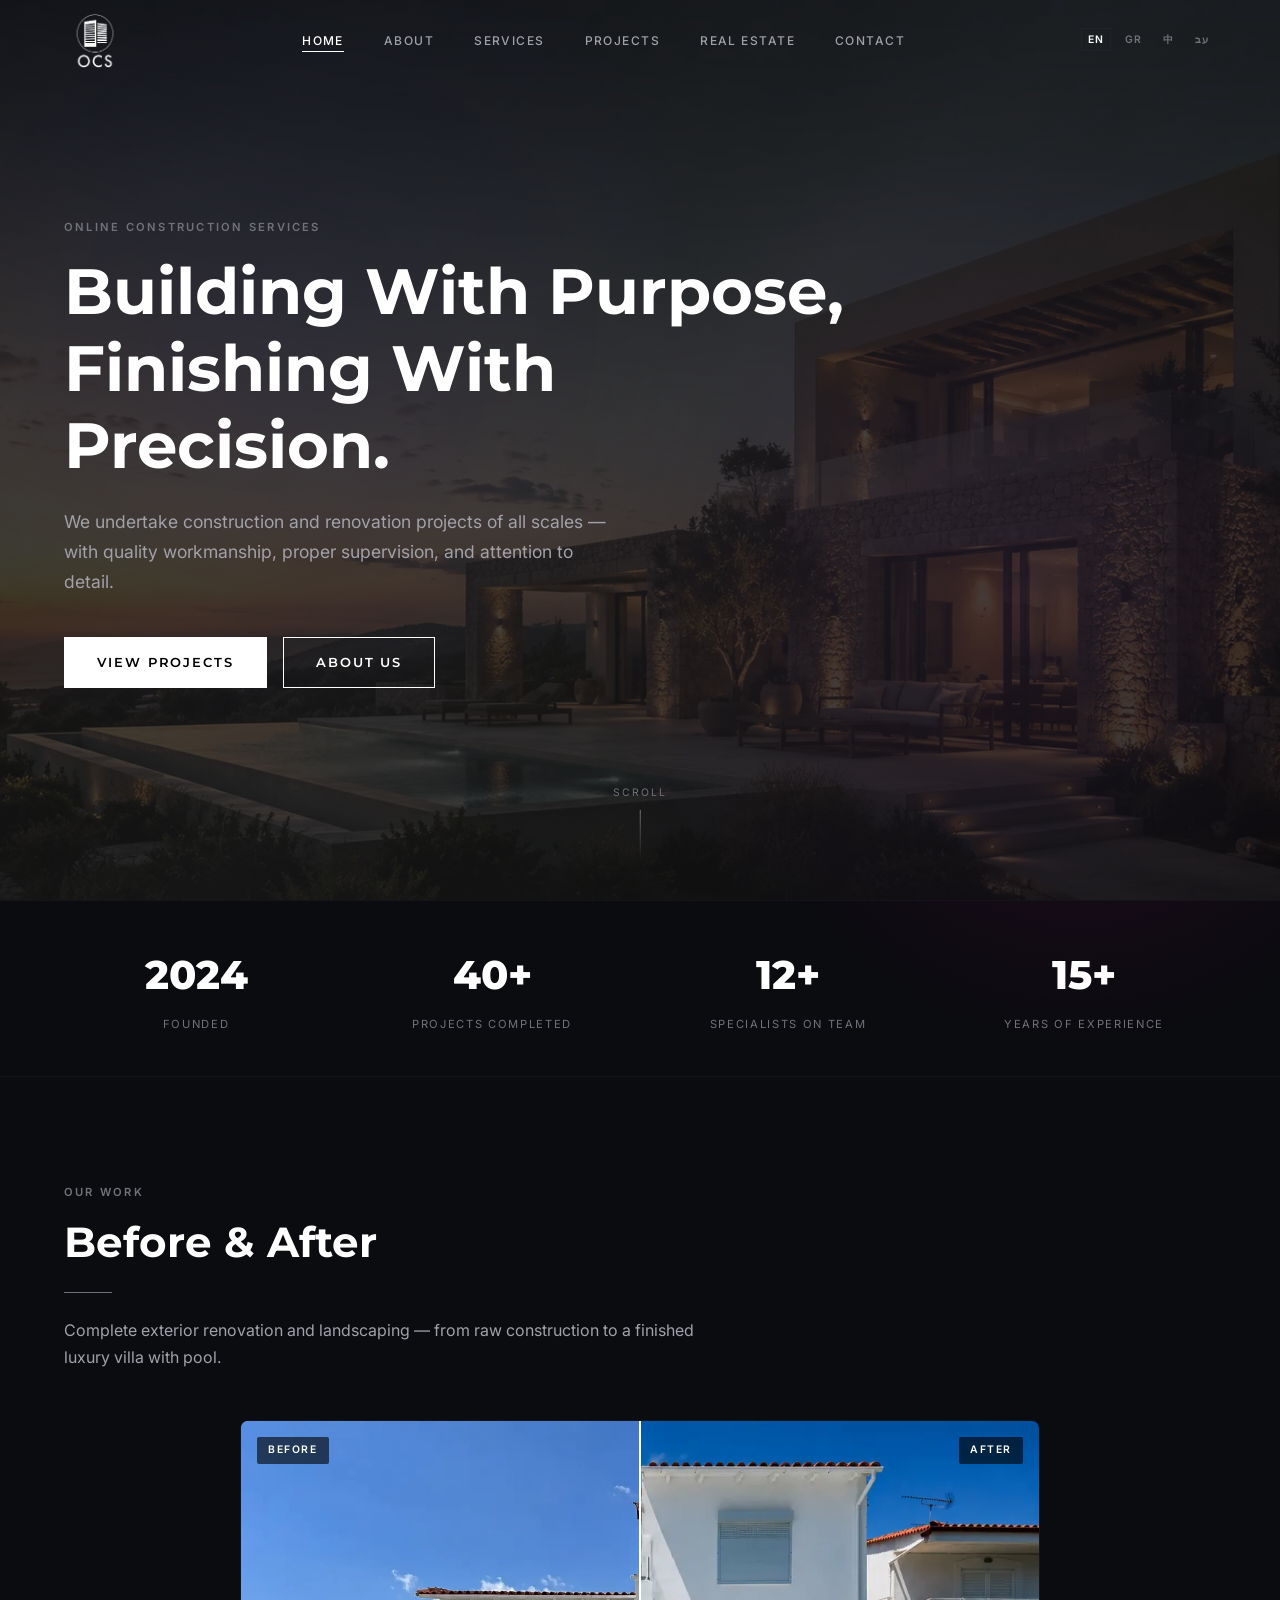
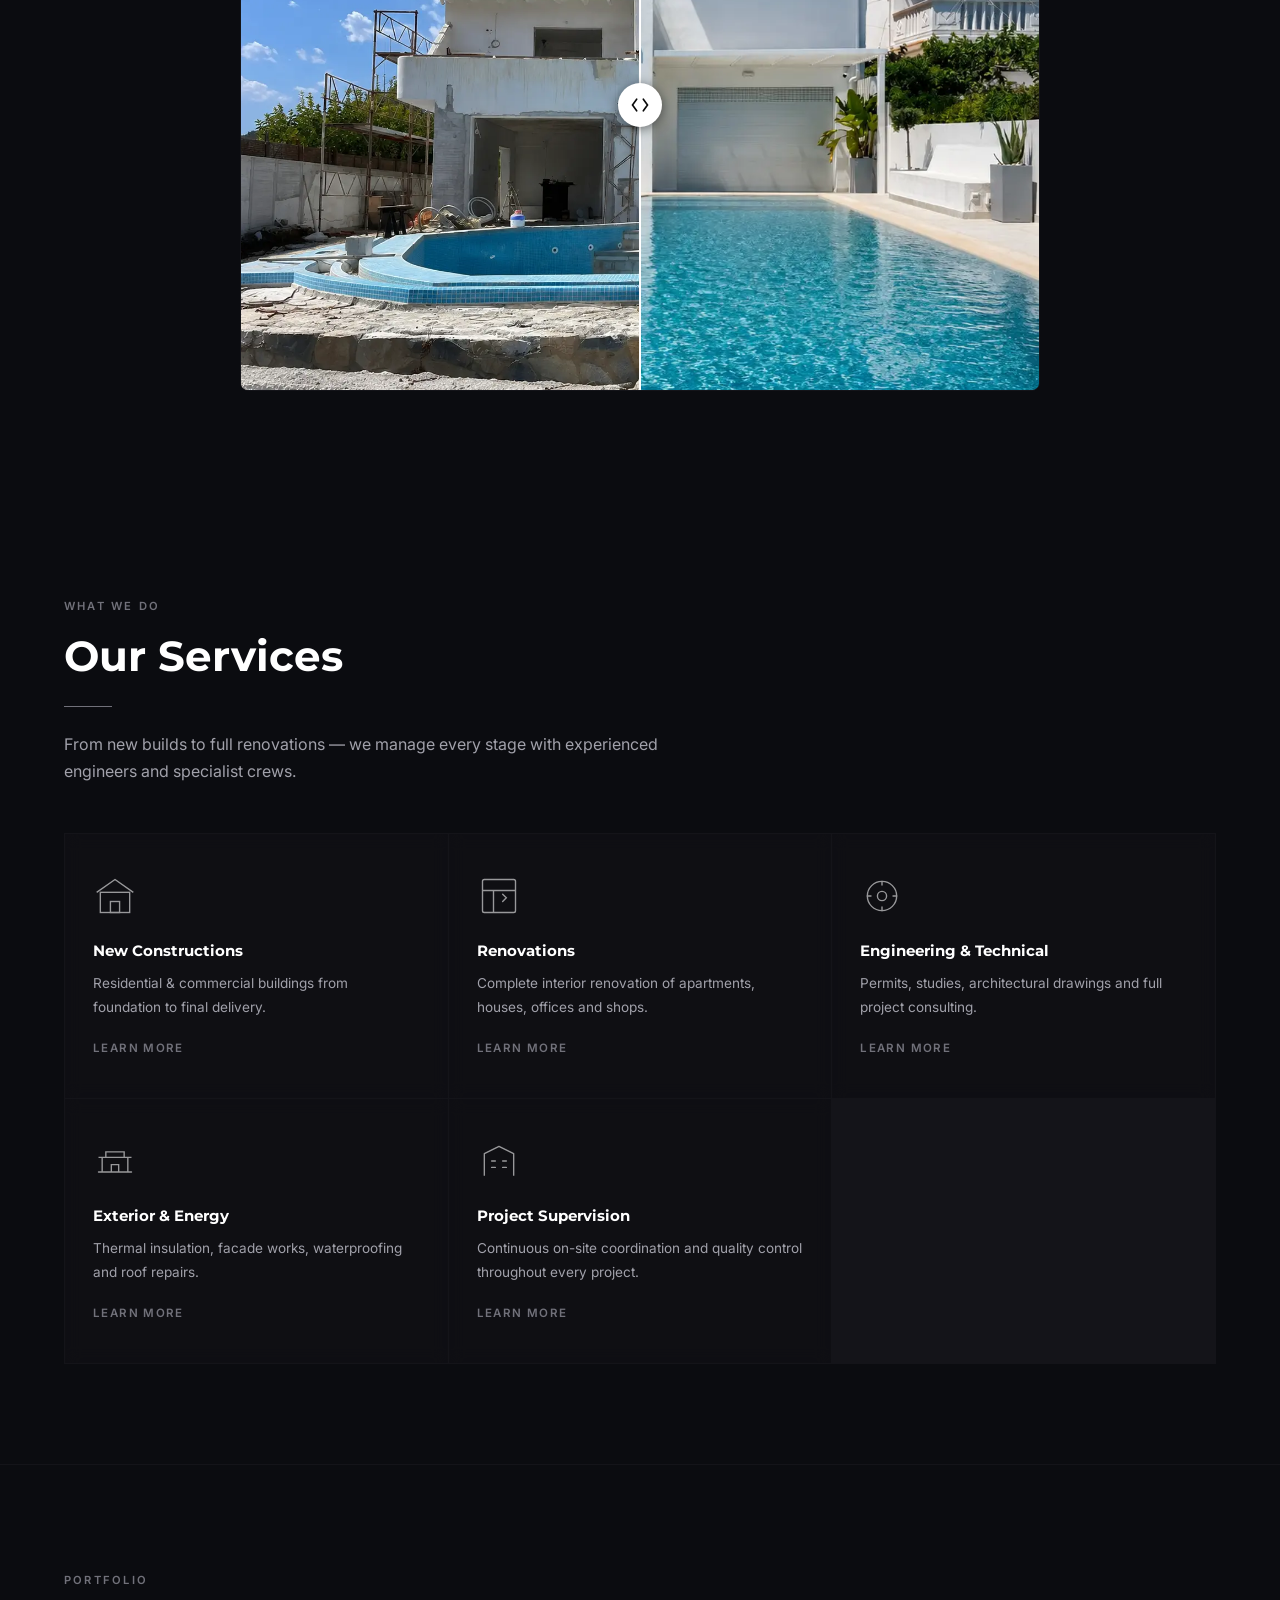
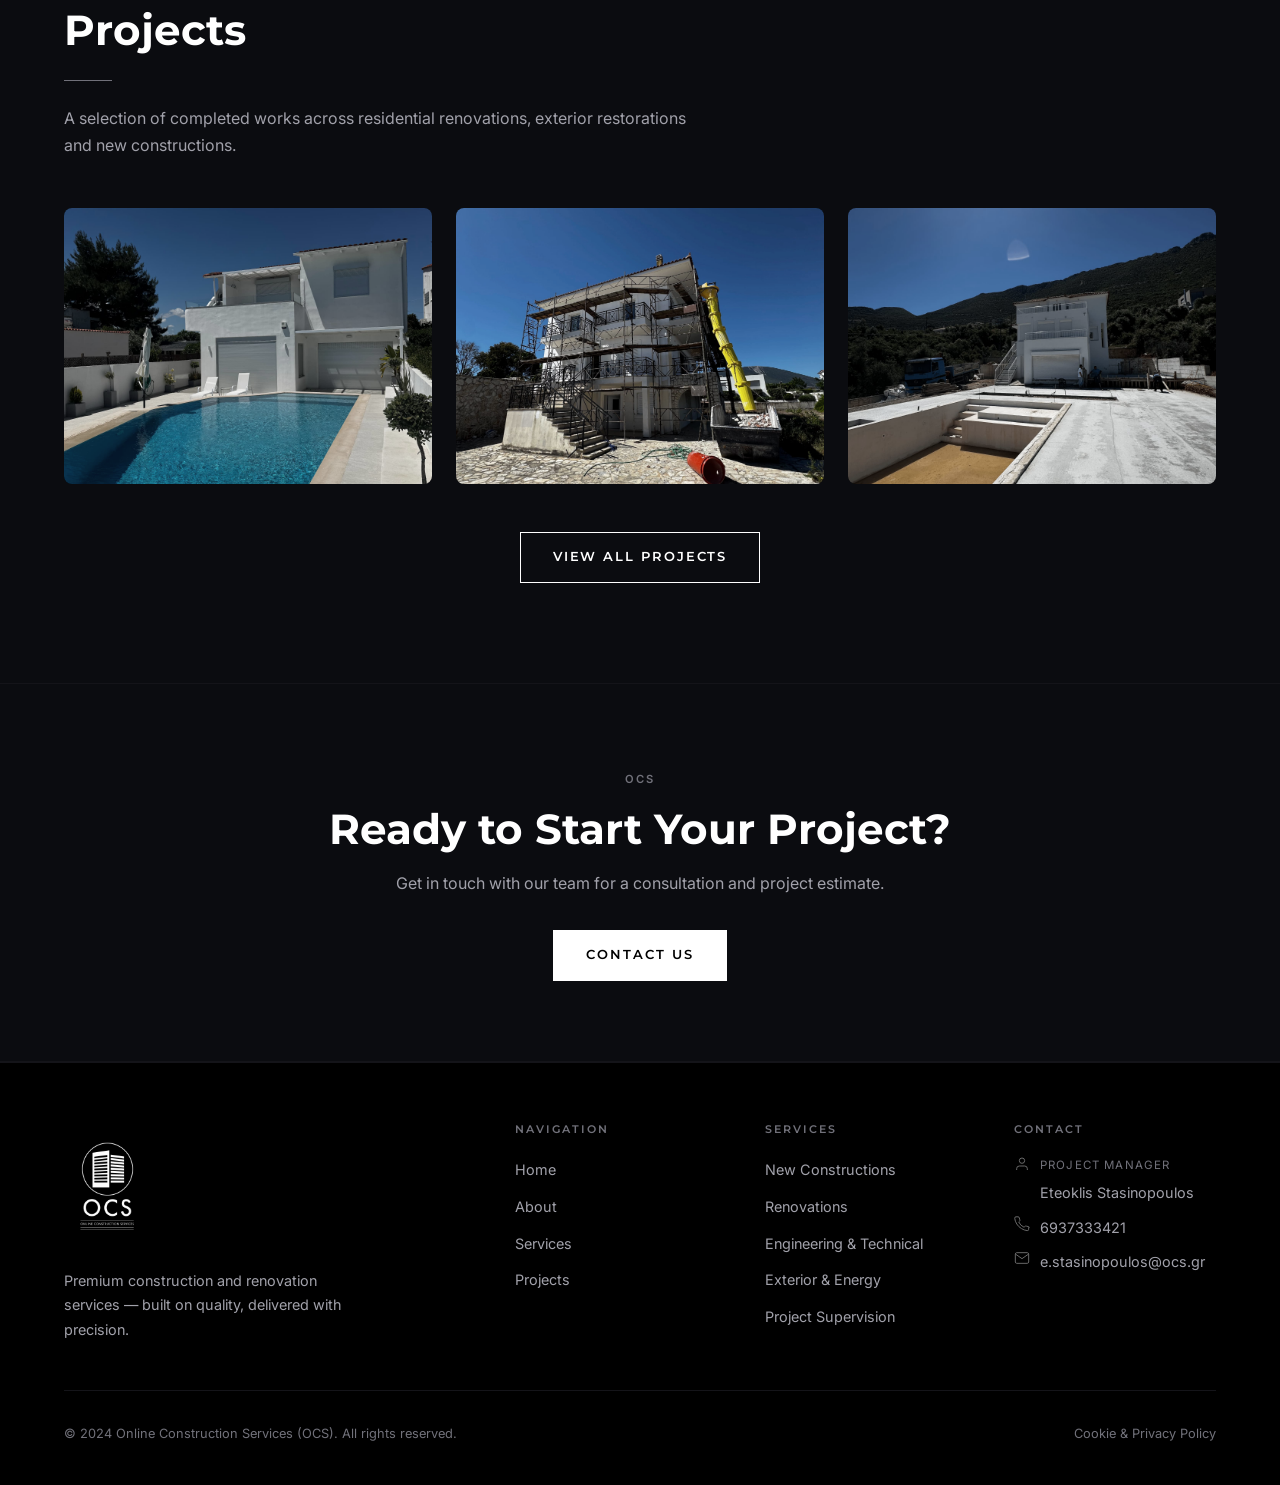
<file: index.html>
<!DOCTYPE html>
<html lang="en" dir="ltr">

<head>
  <meta charset="UTF-8" />
  <meta name="viewport" content="width=device-width, initial-scale=1.0" />
  <title>OCS — Κατασκευές &amp; Ανακαινίσεις | Χαλκίδα, Εύβοια</title>
  <meta name="description"
    content="Online Construction Services (OCS) — Κατασκευές και ανακαινίσεις σε Χαλκίδα, Εύβοια, Ερέτρια, Αμάρυνθος και Νέα Αρτάκη. Νέες κατασκευές, εσωτερικές ανακαινίσεις, εξωτερικά έργα και επίβλεψη έργων." />
  <meta name="keywords"
    content="κατασκευές Χαλκίδα, ανακαινίσεις Εύβοια, κατασκευαστική εταιρεία Χαλκίδα, ανακαίνιση σπιτιού Εύβοια, OCS κατασκευές, νέες κατασκευές Εύβοια, ανακαινίσεις Χαλκίδα, εργολάβος Χαλκίδα, κατασκευές Ερέτρια, ανακαινίσεις Αμάρυνθος, κατασκευές Νέα Αρτάκη, Online Construction Services" />
  <meta name="robots" content="index, follow" />
  <meta name="geo.region" content="GR-C" />
  <meta name="geo.placename" content="Χαλκίδα, Εύβοια" />
  <meta name="geo.position" content="38.4627;23.5944" />
  <meta name="ICBM" content="38.4627, 23.5944" />
  <!-- Open Graph -->
  <meta property="og:type" content="website" />
  <meta property="og:title" content="OCS — Κατασκευές &amp; Ανακαινίσεις | Χαλκίδα, Εύβοια" />
  <meta property="og:description"
    content="Κατασκευές και ανακαινίσεις σε Χαλκίδα, Εύβοια και γύρω περιοχές. Ποιοτική εκτέλεση, σωστή εποπτεία, προσοχή στη λεπτομέρεια." />
  <meta property="og:image" content="assets/images/fakevilla.webp" />
  <meta property="og:url" content="https://ocs.gr/" />
  <meta property="og:locale" content="el_GR" />
  <!-- Twitter Card -->
  <meta name="twitter:card" content="summary_large_image" />
  <meta name="twitter:title" content="OCS — Κατασκευές &amp; Ανακαινίσεις | Χαλκίδα, Εύβοια" />
  <meta name="twitter:description" content="Κατασκευές και ανακαινίσεις σε Χαλκίδα, Εύβοια και γύρω περιοχές." />
  <link rel="stylesheet" href="style.css" />
  <!-- Schema.org LocalBusiness -->
  <script type="application/ld+json">
  {
    "@context": "https://schema.org",
    "@type": "GeneralContractor",
    "name": "Online Construction Services (OCS)",
    "url": "https://ocs.gr",
    "logo": "https://ocs.gr/assets/images/LOGO1.png",
    "image": "https://ocs.gr/assets/images/fakevilla.webp",
    "description": "Κατασκευές και ανακαινίσεις σε Χαλκίδα, Εύβοια και γύρω περιοχές. Νέες κατασκευές, εσωτερικές ανακαινίσεις, εξωτερικά έργα και επίβλεψη έργων.",
    "telephone": "+306937333421",
    "email": "e.stasinopoulos@ocs.gr",
    "address": {
      "@type": "PostalAddress",
      "addressLocality": "Χαλκίδα",
      "addressRegion": "Εύβοια",
      "addressCountry": "GR"
    },
    "geo": {
      "@type": "GeoCoordinates",
      "latitude": 38.4627,
      "longitude": 23.5944
    },
    "areaServed": [
      {"@type": "City", "name": "Χαλκίδα"},
      {"@type": "City", "name": "Ερέτρια"},
      {"@type": "City", "name": "Αμάρυνθος"},
      {"@type": "City", "name": "Νέα Αρτάκη"},
      {"@type": "City", "name": "Λέπουρα"},
      {"@type": "City", "name": "Αλιβέρι"},
      {"@type": "AdministrativeArea", "name": "Εύβοια"}
    ],
    "serviceArea": {
      "@type": "AdministrativeArea",
      "name": "Εύβοια"
    },
    "hasOfferCatalog": {
      "@type": "OfferCatalog",
      "name": "Υπηρεσίες Κατασκευής",
      "itemListElement": [
        {"@type": "Offer", "itemOffered": {"@type": "Service", "name": "Νέες Κατασκευές"}},
        {"@type": "Offer", "itemOffered": {"@type": "Service", "name": "Ανακαινίσεις"}},
        {"@type": "Offer", "itemOffered": {"@type": "Service", "name": "Μηχανική & Τεχνική Υποστήριξη"}},
        {"@type": "Offer", "itemOffered": {"@type": "Service", "name": "Εξωτερικά Έργα & Ενεργειακές Αναβαθμίσεις"}},
        {"@type": "Offer", "itemOffered": {"@type": "Service", "name": "Επίβλεψη Έργων"}}
      ]
    },
    "foundingDate": "2024",
    "contactPoint": {
      "@type": "ContactPoint",
      "telephone": "+306937333421",
      "contactType": "customer service",
      "availableLanguage": ["Greek", "English"]
    }
  }
  </script>
</head>

<body class= page-home>

  <!-- ═══════════════════════════════════════════
     NAVBAR
════════════════════════════════════════════ -->
  <nav id="navbar">
    <div class="container">
      <a class="nav-logo" href="index.html">
        <img src="assets/images/LOGO2.png" alt="OCS Logo" />
      </a>

      <ul class="nav-links">
        <li><a href="index.html" data-i18n="nav_home">Home</a></li>
        <li><a href="about.html" data-i18n="nav_about">About</a></li>
        <li><a href="services.html" data-i18n="nav_services">Services</a></li>
        <li><a href="projects.html" data-i18n="nav_projects">Projects</a></li>
        <li><a href="realestate.html" data-i18n="nav_realestate">Real Estate</a></li>
        <li><a href="contact.html" data-i18n="nav_contact">Contact</a></li>
      </ul>

      <div class="nav-right">
        <div class="lang-switcher">
          <button class="lang-btn active" data-lang="en">EN</button>
          <button class="lang-btn" data-lang="el">GR</button>
          <button class="lang-btn" data-lang="zh">中</button>
          <button class="lang-btn" data-lang="he">עב</button>
        </div>
        <button class="hamburger" id="hamburger" aria-label="Menu">
          <span></span><span></span><span></span>
        </button>
      </div>
    </div>
  </nav>

  <!-- Mobile menu -->
  <div class="nav-mobile" id="nav-mobile">
    <a href="index.html" data-i18n="nav_home">Home</a>
    <a href="about.html" data-i18n="nav_about">About</a>
    <a href="services.html" data-i18n="nav_services">Services</a>
    <a href="projects.html" data-i18n="nav_projects">Projects</a>
    <a href="realestate.html"    data-i18n="nav_realestate">Real Estate</a>
    <a href="contact.html" data-i18n="nav_contact">Contact</a>
    <div class="lang-switcher">
      <button class="lang-btn active" data-lang="en">EN</button>
      <button class="lang-btn" data-lang="el">GR</button>
      <button class="lang-btn" data-lang="zh">中</button>
      <button class="lang-btn" data-lang="he">עב</button>
    </div>
  </div>

  <!-- ═══════════════════════════════════════════
     HERO
════════════════════════════════════════════ -->
  <section class="hero">
    <div class="hero-bg"></div>
    <div class="hero-bg-img" style="background-image:url('assets/images/fakevilla.webp')"></div>
    <div class="hero-grid"></div>

    <div class="container">
      <div class="hero-content">
        <span class="label fade-up" data-i18n="hero_label">Online Construction Services</span>
        <h1 class="hero-title fade-up delay-1" data-i18n="hero_h1">
          Building With Purpose,<br>Finishing With Precision.
        </h1>
        <p class="hero-sub fade-up delay-2" data-i18n="hero_sub">
          We undertake construction and renovation projects of all scales — with quality workmanship, proper
          supervision, and attention to detail.
        </p>
        <div class="hero-actions fade-up delay-3">
          <a href="projects.html" class="btn btn-dark" data-i18n="hero_cta1">View Projects</a>
          <a href="about.html" class="btn" data-i18n="hero_cta2">About Us</a>
        </div>
      </div>
    </div>

    <div class="hero-scroll">
      <span data-i18n="hero_scroll">Scroll</span>
      <div class="hero-scroll-line"></div>
    </div>
  </section>

  <!-- ═══════════════════════════════════════════
     STATS STRIP
════════════════════════════════════════════ -->
  <div class="stats-strip">
    <div class="container">
      <div class="stats-grid">
        <div class="fade-up">
          <span class="stat-num">2024</span>
          <span class="stat-label" data-i18n="stats_founded">Founded</span>
        </div>
        <div class="fade-up delay-1">
          <span class="stat-num">40+</span>
          <span class="stat-label" data-i18n="stats_projects">Projects Completed</span>
        </div>
        <div class="fade-up delay-2">
          <span class="stat-num">12+</span>
          <span class="stat-label" data-i18n="stats_team">Specialists on Team</span>
        </div>
        <div class="fade-up delay-3">
          <span class="stat-num">15+</span>
          <span class="stat-label" data-i18n="stats_years">Years of Experience</span>
        </div>
      </div>
    </div>
  </div>

  <!-- ═══════════════════════════════════════════
     BEFORE / AFTER SLIDER
════════════════════════════════════════════ -->
  <section class="section slider-section">
    <div class="container">
      <div class="section-head fade-up" style="margin-bottom:3rem;">
        <span class="label" data-i18n="slider_label">Our Work</span>
        <h2 data-i18n="slider_h2">Before &amp; After</h2>
        <div class="divider"></div>
        <p data-i18n="slider_p">Complete exterior renovation and landscaping — from raw construction to a finished
          luxury villa with pool.</p>
      </div>

      <div class="comparison-slider fade-in" role="img" aria-label="Before and after renovation comparison">
        <img class="cs-img cs-before" src="assets/images/aftervilla1.webp" alt="Before renovation" />
        <img class="cs-img cs-after" src="assets/images/villa-after.webp" alt="After renovation" />
        <div class="cs-divider"></div>
        <div class="cs-handle" aria-hidden="true">
          <svg viewBox="0 0 24 24" xmlns="http://www.w3.org/2000/svg">
            <path d="M8 5l-5 7 5 7M16 5l5 7-5 7" stroke="#0a0a0a" stroke-width="2" fill="none" stroke-linecap="round" />
          </svg>
        </div>
        <span class="cs-label cs-label-before" data-i18n="slider_before">Before</span>
        <span class="cs-label cs-label-after" data-i18n="slider_after">After</span>
      </div>
    </div>
  </section>

  <!-- ═══════════════════════════════════════════
     SERVICES TEASER
════════════════════════════════════════════ -->
  <section class="section" style="background:var(--clr-bg);">
    <div class="container">
      <div class="section-head fade-up" style="margin-bottom:3rem;">
        <span class="label" data-i18n="services_label">What We Do</span>
        <h2 data-i18n="services_h2">Our Services</h2>
        <div class="divider"></div>
        <p data-i18n="services_p">From new builds to full renovations — we manage every stage with experienced engineers
          and specialist crews.</p>
      </div>

      <div class="services-grid">
        <!-- 1 -->
        <div class="service-card fade-up">
          <svg class="service-icon" viewBox="0 0 48 48" fill="none" xmlns="http://www.w3.org/2000/svg">
            <rect x="8" y="20" width="32" height="22" stroke="#f5f5f5" stroke-width="1.5" />
            <path d="M4 20L24 6l20 14" stroke="#f5f5f5" stroke-width="1.5" stroke-linejoin="round" />
            <rect x="19" y="30" width="10" height="12" stroke="#f5f5f5" stroke-width="1.5" />
          </svg>
          <h3 data-i18n="s1_title">New Constructions</h3>
          <p data-i18n="s1_p">Residential &amp; commercial buildings from foundation to final delivery.</p>
          <a href="services.html#new-constructions" class="service-link" data-i18n="learn_more">
            Learn More
            <svg viewBox="0 0 14 14" fill="none" xmlns="http://www.w3.org/2000/svg">
              <path d="M1 7h12M8 3l5 4-5 4" stroke="currentColor" stroke-width="1.5" stroke-linecap="round" />
            </svg>
          </a>
        </div>
        <!-- 2 -->
        <div class="service-card fade-up delay-1">
          <svg class="service-icon" viewBox="0 0 48 48" fill="none" xmlns="http://www.w3.org/2000/svg">
            <rect x="6" y="6" width="36" height="36" rx="2" stroke="#f5f5f5" stroke-width="1.5" />
            <path d="M6 18h36M18 18v24" stroke="#f5f5f5" stroke-width="1.5" />
            <path d="M28 30l4-4-4-4" stroke="#f5f5f5" stroke-width="1.5" stroke-linecap="round" />
          </svg>
          <h3 data-i18n="s2_title">Renovations</h3>
          <p data-i18n="s2_p">Complete interior renovation of apartments, houses, offices and shops.</p>
          <a href="services.html#renovations" class="service-link" data-i18n="learn_more">
            Learn More
            <svg viewBox="0 0 14 14" fill="none" xmlns="http://www.w3.org/2000/svg">
              <path d="M1 7h12M8 3l5 4-5 4" stroke="currentColor" stroke-width="1.5" stroke-linecap="round" />
            </svg>
          </a>
        </div>
        <!-- 3 -->
        <div class="service-card fade-up delay-2">
          <svg class="service-icon" viewBox="0 0 48 48" fill="none" xmlns="http://www.w3.org/2000/svg">
            <circle cx="24" cy="24" r="16" stroke="#f5f5f5" stroke-width="1.5" />
            <path d="M24 8v4M24 36v4M8 24h4M36 24h4" stroke="#f5f5f5" stroke-width="1.5" stroke-linecap="round" />
            <circle cx="24" cy="24" r="5" stroke="#f5f5f5" stroke-width="1.5" />
          </svg>
          <h3 data-i18n="s3_title">Engineering &amp; Technical</h3>
          <p data-i18n="s3_p">Permits, studies, architectural drawings and full project consulting.</p>
          <a href="services.html#engineering" class="service-link" data-i18n="learn_more">
            Learn More
            <svg viewBox="0 0 14 14" fill="none" xmlns="http://www.w3.org/2000/svg">
              <path d="M1 7h12M8 3l5 4-5 4" stroke="currentColor" stroke-width="1.5" stroke-linecap="round" />
            </svg>
          </a>
        </div>
        <!-- 4 -->
        <div class="service-card fade-up delay-3">
          <svg class="service-icon" viewBox="0 0 48 48" fill="none" xmlns="http://www.w3.org/2000/svg">
            <path d="M6 36h36" stroke="#f5f5f5" stroke-width="1.5" stroke-linecap="round" />
            <path d="M10 36V20M38 36V20" stroke="#f5f5f5" stroke-width="1.5" />
            <path d="M6 20h36" stroke="#f5f5f5" stroke-width="1.5" />
            <path d="M14 20V14h20v6" stroke="#f5f5f5" stroke-width="1.5" />
            <path d="M20 36v-8h8v8" stroke="#f5f5f5" stroke-width="1.5" />
          </svg>
          <h3 data-i18n="s4_title">Exterior &amp; Energy</h3>
          <p data-i18n="s4_p">Thermal insulation, facade works, waterproofing and roof repairs.</p>
          <a href="services.html#exterior" class="service-link" data-i18n="learn_more">
            Learn More
            <svg viewBox="0 0 14 14" fill="none" xmlns="http://www.w3.org/2000/svg">
              <path d="M1 7h12M8 3l5 4-5 4" stroke="currentColor" stroke-width="1.5" stroke-linecap="round" />
            </svg>
          </a>
        </div>
        <!-- 5 -->
        <div class="service-card fade-up delay-4">
          <svg class="service-icon" viewBox="0 0 48 48" fill="none" xmlns="http://www.w3.org/2000/svg">
            <path d="M8 40V16l16-8 16 8v24" stroke="#f5f5f5" stroke-width="1.5" stroke-linejoin="round" />
            <path d="M16 24h4M16 31h4M28 24h4M28 31h4" stroke="#f5f5f5" stroke-width="1.5" stroke-linecap="round" />
          </svg>
          <h3 data-i18n="s5_title">Project Supervision</h3>
          <p data-i18n="s5_p">Continuous on-site coordination and quality control throughout every project.</p>
          <a href="services.html#supervision" class="service-link" data-i18n="learn_more">
            Learn More
            <svg viewBox="0 0 14 14" fill="none" xmlns="http://www.w3.org/2000/svg">
              <path d="M1 7h12M8 3l5 4-5 4" stroke="currentColor" stroke-width="1.5" stroke-linecap="round" />
            </svg>
          </a>
        </div>
      </div>
    </div>
  </section>

  <!-- ═══════════════════════════════════════════
     FEATURED PROJECTS
════════════════════════════════════════════ -->
  <section class="section" style="background:var(--clr-surface); border-top:1px solid var(--clr-border);">
    <div class="container">
      <div class="section-head fade-up" style="margin-bottom:3rem;">
        <span class="label" data-i18n="projects_label">Portfolio</span>
        <h2 data-i18n="projects_h2">Projects</h2>
        <div class="divider"></div>
        <p data-i18n="projects_p">A selection of completed works across residential renovations, exterior restorations
          and new constructions.</p>
      </div>

      <div class="projects-grid fade-in">
        <a href="project-detail.html" class="project-card">
          <img src="assets/images/HOUSE2-1.jpg" alt="Sea View Villa Renovation – Faros, Avlida" loading="lazy" />
          <div class="project-overlay">
            <div>
              <h3>Villa Exterior Renovation</h3>
              <p>Exterior works &amp; landscaping</p>
            </div>
          </div>
        </a>
        <a href="project-house1.html" class="project-card">
          <img src="assets/images/HOUSE1-1.jpg" alt="Alykes Sea View Renovation" loading="lazy" />
          <div class="project-overlay">
            <div>
              <h3>House 1 Renovation</h3>
              <p>Interior &amp; Exterior Renovation</p>
            </div>
          </div>
        </a>
        <a href="project-house3.html" class="project-card">
          <img src="assets/images/HOUSE3-6.jpg" alt="Sea View Villa Renovation – Skorponeria" loading="lazy" />
          <div class="project-overlay">
            <div>
              <h3>Amarynthos Villa Renovation</h3>
              <p>Interior Design &amp; Joinery</p>
            </div>
          </div>
        </a>
      </div>

      <div style="text-align:center; margin-top:3rem;" class="fade-up">
        <a href="projects.html" class="btn" data-i18n="view_all">View All Projects</a>
      </div>
    </div>
  </section>

  <!-- ═══════════════════════════════════════════
     CTA BANNER
════════════════════════════════════════════ -->
  <section class="cta-banner">
    <div class="container">
      <span class="label">OCS</span>
      <h2 class="fade-up" data-i18n="cta_h2">Ready to Start Your Project?</h2>
      <p class="fade-up delay-1" data-i18n="cta_p">Get in touch with our team for a consultation and project estimate.
      </p>
      <a href="contact.html" class="btn btn-dark fade-up delay-2" data-i18n="cta_btn">Contact Us</a>
    </div>
  </section>

  <!-- ═══════════════════════════════════════════
     FOOTER / CONTACT
════════════════════════════════════════════ -->
  <footer id="contact">
    <div class="container">
      <div class="footer-grid">
        <!-- Brand -->
        <div class="footer-brand">
          <img src="assets/images/LOGO1.png" alt="OCS Logo" />
          <p data-i18n="footer_tagline">Premium construction and renovation services — built on quality, delivered with
            precision.</p>
        </div>

        <!-- Navigation -->
        <div class="footer-col">
          <h4 data-i18n="footer_nav">Navigation</h4>
          <ul>
            <li><a href="index.html" data-i18n="nav_home">Home</a></li>
            <li><a href="about.html" data-i18n="nav_about">About</a></li>
            <li><a href="services.html" data-i18n="nav_services">Services</a></li>
            <li><a href="projects.html" data-i18n="nav_projects">Projects</a></li>
          </ul>
        </div>

        <!-- Services -->
        <div class="footer-col">
          <h4 data-i18n="footer_services">Services</h4>
          <ul>
            <li><a href="services.html#new-constructions" data-i18n="s1_title">New Constructions</a></li>
            <li><a href="services.html#renovations" data-i18n="s2_title">Renovations</a></li>
            <li><a href="services.html#engineering" data-i18n="s3_title">Engineering &amp; Technical</a></li>
            <li><a href="services.html#exterior" data-i18n="s4_title">Exterior &amp; Energy</a></li>
            <li><a href="services.html#supervision" data-i18n="s5_title">Project Supervision</a></li>
          </ul>
        </div>

        <!-- Contact -->
        <div class="footer-col">
          <h4 data-i18n="footer_contact_title">Contact</h4>
          <div class="footer-contact-item">
            <svg width="16" height="16" viewBox="0 0 24 24" fill="none" stroke="#686868" stroke-width="1.5">
              <path d="M20 21v-2a4 4 0 0 0-4-4H8a4 4 0 0 0-4 4v2" />
              <circle cx="12" cy="7" r="4" />
            </svg>
            <div>
              <span
                style="display:block;color:var(--clr-grey-500);font-size:0.72rem;letter-spacing:0.1em;text-transform:uppercase;margin-bottom:0.2rem;"
                data-i18n="pm_label">Project Manager</span>
              <span>Eteoklis Stasinopoulos</span>
            </div>
          </div>
          <div class="footer-contact-item">
            <svg width="16" height="16" viewBox="0 0 24 24" fill="none" stroke="#686868" stroke-width="1.5">
              <path
                d="M22 16.92v3a2 2 0 0 1-2.18 2 19.79 19.79 0 0 1-8.63-3.07A19.5 19.5 0 0 1 4.15 12 19.79 19.79 0 0 1 1.08 3.4a2 2 0 0 1 1.95-2.18h3a2 2 0 0 1 2 1.72c.13.96.36 1.9.69 2.81a2 2 0 0 1-.45 2.11L7.09 8.91a16 16 0 0 0 8 8l1.27-1.27a2 2 0 0 1 2.11-.45c.91.33 1.85.56 2.81.69A2 2 0 0 1 23 17z" />
            </svg>
            <span><a href="tel:6937333421">6937333421</a></span>
          </div>
          <div class="footer-contact-item">
            <svg width="16" height="16" viewBox="0 0 24 24" fill="none" stroke="#686868" stroke-width="1.5">
              <path d="M4 4h16c1.1 0 2 .9 2 2v12c0 1.1-.9 2-2 2H4c-1.1 0-2-.9-2-2V6c0-1.1.9-2 2-2z" />
              <polyline points="22,6 12,13 2,6" />
            </svg>
            <span><a href="mailto:e.stasinopoulos@ocs.gr">e.stasinopoulos@ocs.gr</a></span>
          </div>
        </div>
      </div>

      <div class="footer-bottom">
        <p data-i18n="footer_copy">© 2024 Online Construction Services (OCS). All rights reserved.</p>
        <a href="cookie-policy.html" data-i18n="cookie_link">Cookie &amp; Privacy Policy</a>
      </div>
    </div>
  </footer>

  <script src="slider.js"></script>
  <script src="main.js"></script>
  
</body>

</html>
</file>
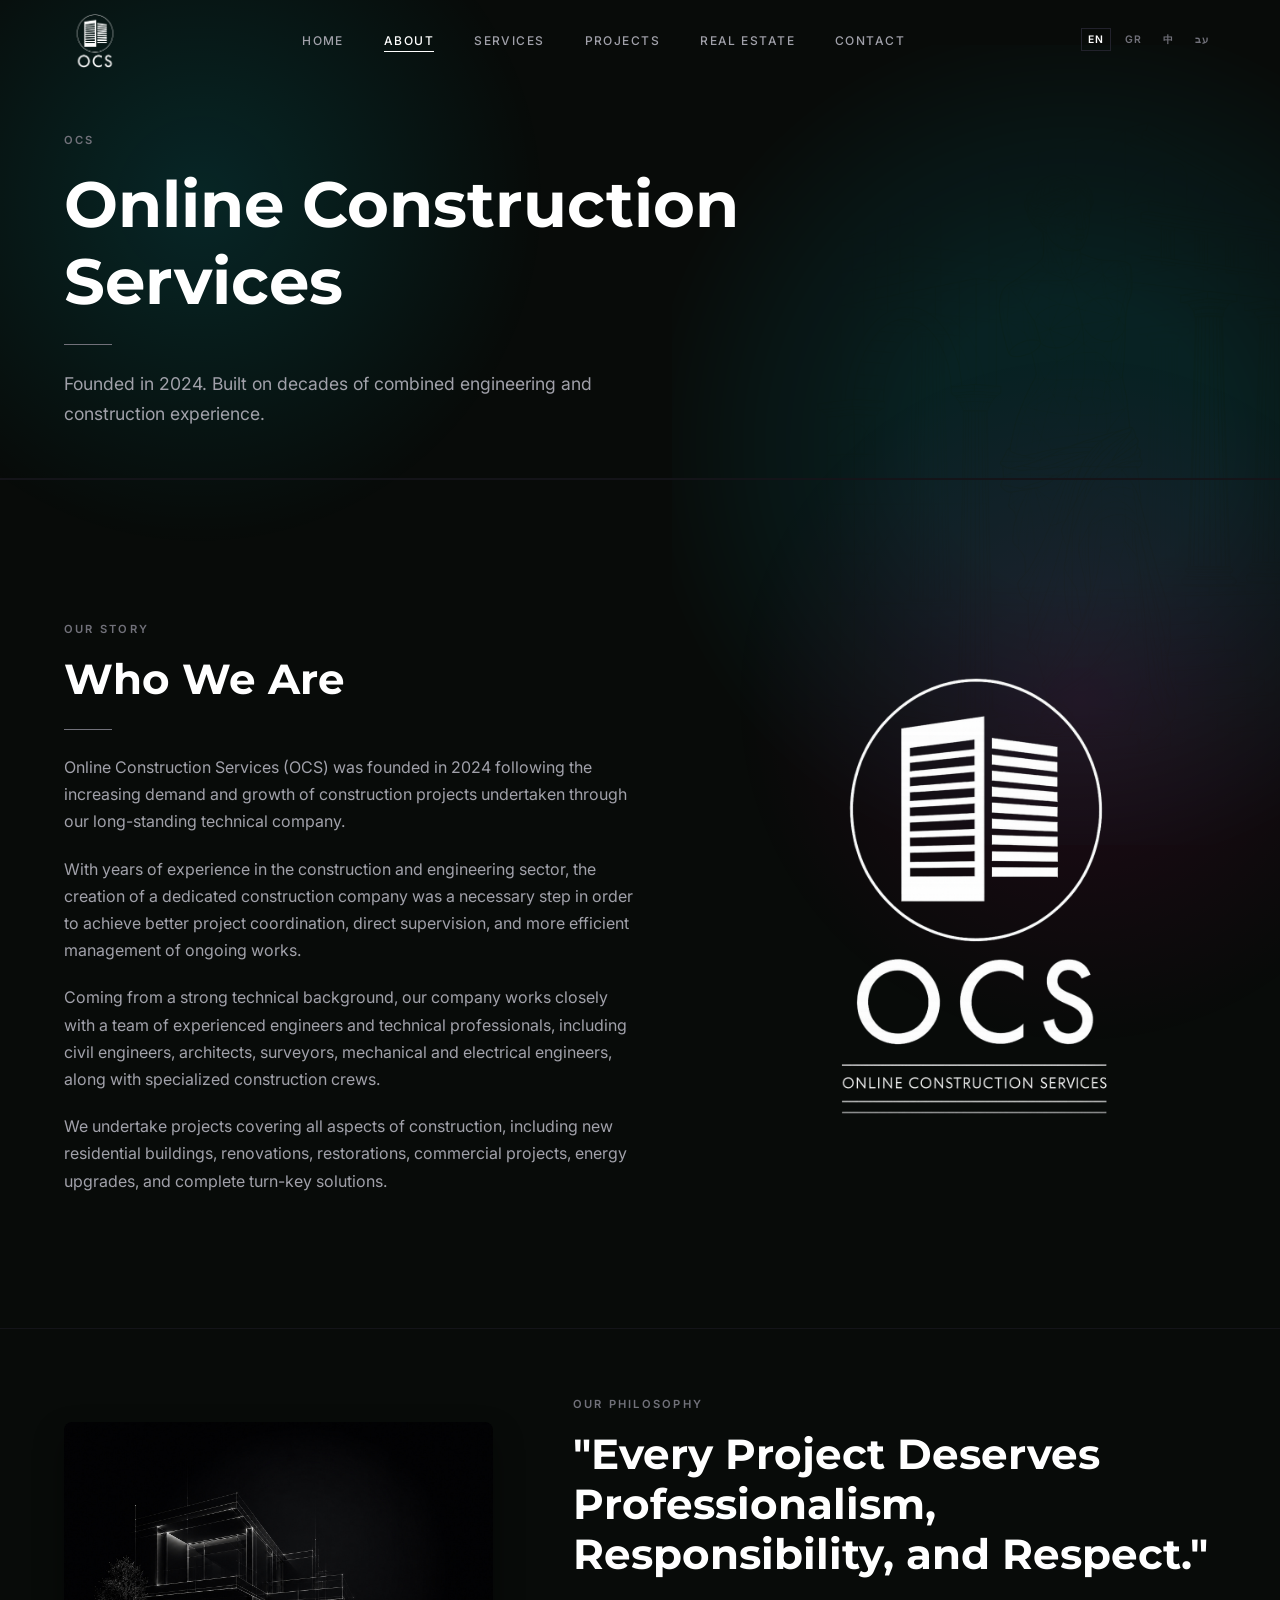
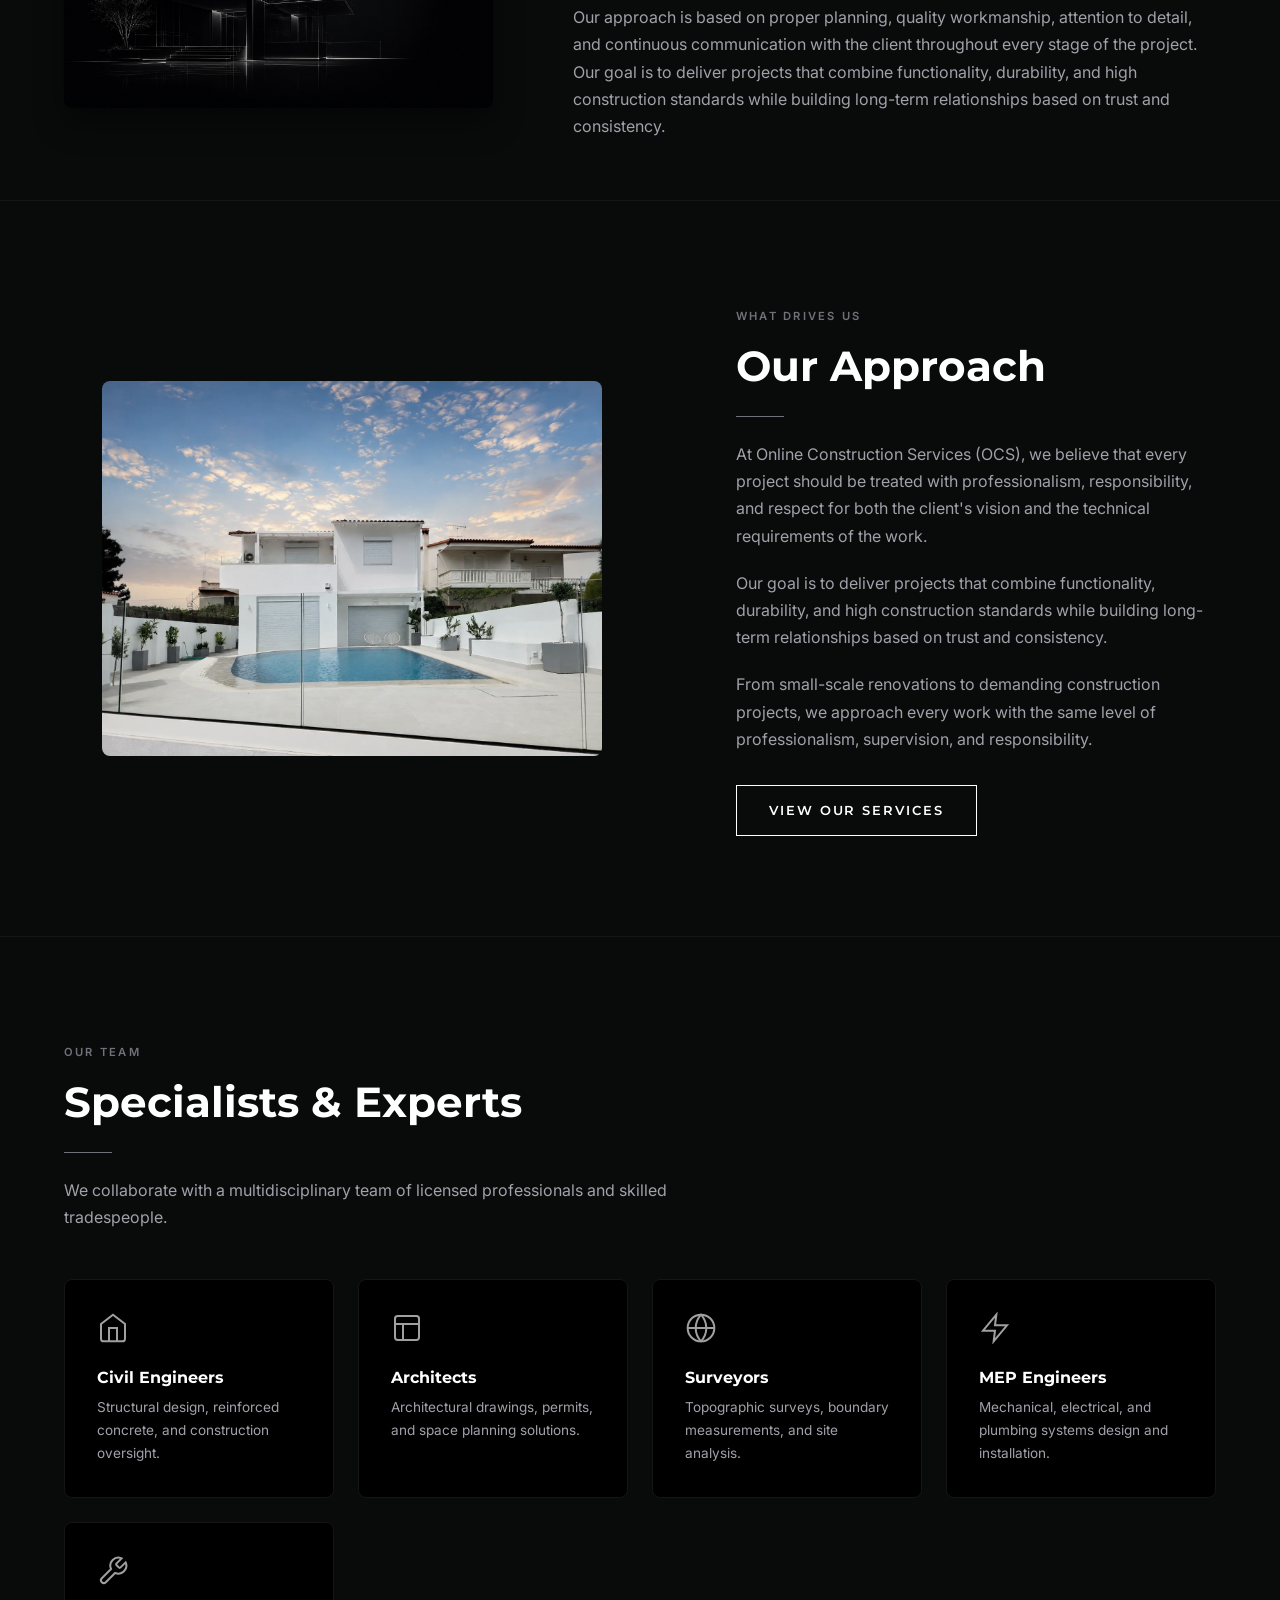
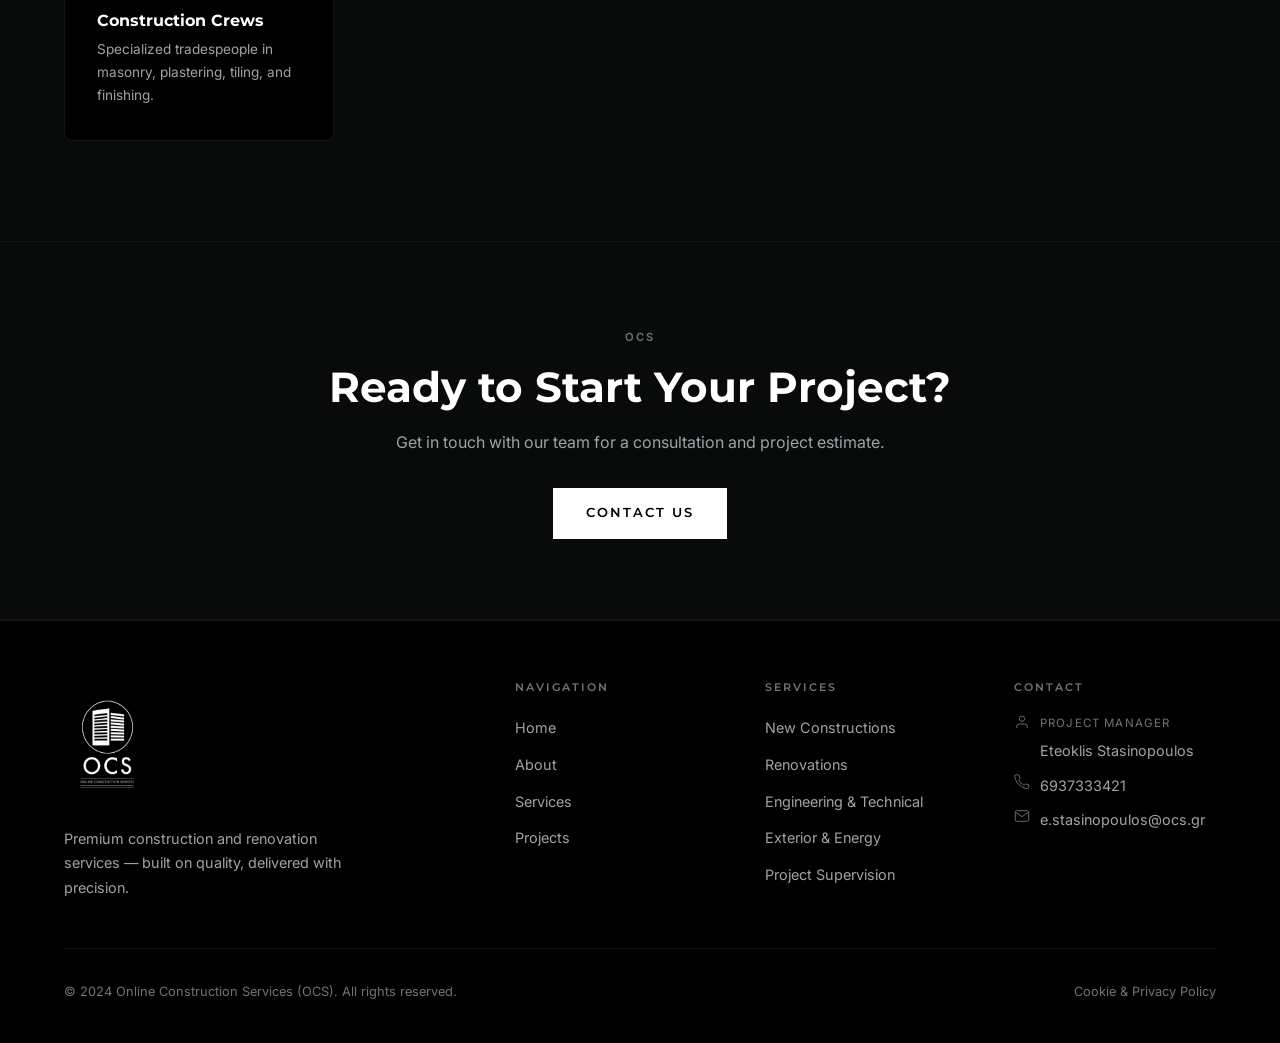
<file: about.html>
<!DOCTYPE html>
<html lang="en" dir="ltr">

<head>
  <meta charset="UTF-8" />
  <meta name="viewport" content="width=device-width, initial-scale=1.0" />
  <title>Σχετικά με εμάς — OCS | Κατασκευές & Ανακαινίσεις Χαλκίδα, Εύβοια</title>
  <meta name="description"
    content="Η OCS (Online Construction Services) είναι κατασκευαστική εταιρεία στη Χαλκίδα Εύβοιας, ιδρύθηκε το 2024. Έμπειροι μηχανικοί, αρχιτέκτονες και εξειδικευμένα συνεργεία." />
  <meta name="keywords"
    content="κατασκευαστική εταιρεία Χαλκίδα, εργολάβος Εύβοια, μηχανικοί Χαλκίδα, αρχιτέκτονες Εύβοια, OCS κατασκευές, ανακαινίσεις Χαλκίδα" />
  <meta name="robots" content="index, follow" />
  <meta name="geo.region" content="GR-C" />
  <meta name="geo.placename" content="Χαλκίδα, Εύβοια" />
  <meta name="geo.position" content="38.4627;23.5944" />
  <meta name="ICBM" content="38.4627, 23.5944" />
  <meta property="og:type" content="website" />
  <meta property="og:title" content="Σχετικά με εμάς — OCS | Χαλκίδα, Εύβοια" />
  <meta property="og:description"
    content="Κατασκευαστική εταιρεία στη Χαλκίδα Εύβοιας με έμπειρους μηχανικούς και εξειδικευμένα συνεργεία." />
  <meta property="og:image" content="assets/images/fakevilla.webp" />
  <meta property="og:locale" content="el_GR" />
  <link rel="stylesheet" href="style.css" />
</head>

<body class="page-about">

  <!-- ═══════════════════════════════════════════
     NAVBAR
  ════════════════════════════════════════════ -->
  <nav id="navbar">
    <div class="container">
      <a class="nav-logo" href="index.html">
        <img src="assets/images/LOGO2.png" alt="OCS Logo" />
      </a>
      <ul class="nav-links">
        <li><a href="index.html" data-i18n="nav_home">Home</a></li>
        <li><a href="about.html" data-i18n="nav_about">About</a></li>
        <li><a href="services.html" data-i18n="nav_services">Services</a></li>
        <li><a href="projects.html" data-i18n="nav_projects">Projects</a></li>
        <li><a href="realestate.html" data-i18n="nav_realestate">Real Estate</a></li>
        <li><a href="contact.html" data-i18n="nav_contact">Contact</a></li>
      </ul>
      <div class="nav-right">
        <div class="lang-switcher">
          <button class="lang-btn active" data-lang="en">EN</button>
          <button class="lang-btn" data-lang="el">GR</button>
          <button class="lang-btn" data-lang="zh">中</button>
          <button class="lang-btn" data-lang="he">עב</button>
        </div>
        <button class="hamburger" id="hamburger" aria-label="Menu">
          <span></span><span></span><span></span>
        </button>
      </div>
    </div>
  </nav>

  <div class="nav-mobile" id="nav-mobile">
    <a href="index.html" data-i18n="nav_home">Home</a>
    <a href="about.html" data-i18n="nav_about">About</a>
    <a href="services.html" data-i18n="nav_services">Services</a>
    <a href="projects.html" data-i18n="nav_projects">Projects</a>
    <a href="realestate.html"    data-i18n="nav_realestate">Real Estate</a>
    <a href="contact.html" data-i18n="nav_contact">Contact</a>
    <div class="lang-switcher">
      <button class="lang-btn active" data-lang="en">EN</button>
      <button class="lang-btn" data-lang="el">GR</button>
      <button class="lang-btn" data-lang="zh">中</button>
      <button class="lang-btn" data-lang="he">עב</button>
    </div>
  </div>

  <!-- ═══════════════════════════════════════════
     PAGE HERO
  ════════════════════════════════════════════ -->
  <section class="page-hero" style="background:var(--clr-bg);">
    <div class="container">
      <span class="label fade-up">OCS</span>
      <h1 class="fade-up delay-1">Online Construction<br>Services</h1>
      <div class="divider fade-up delay-2"></div>
      <p class="fade-up delay-2" data-i18n="about_hero_p">
        Founded in 2024. Built on decades of combined engineering and construction experience.
      </p>
    </div>
  </section>

  <!-- ═══════════════════════════════════════════
     ABOUT INTRO — Text + Image
  ════════════════════════════════════════════ -->
  <section class="section" style="background:var(--clr-bg); border-top:1px solid var(--clr-border);">
    <div class="container">
      <div class="about-intro">
        <!-- Text -->
        <div>
          <span class="label fade-up" data-i18n="about_story_label">Our Story</span>
          <h2 class="fade-up delay-1" data-i18n="about_who_h2">Who We Are</h2>
          <div class="divider fade-up delay-1"></div>
          <p class="fade-up delay-2" style="margin-bottom:1.25rem;" data-i18n="about_p1">
            Online Construction Services (OCS) was founded in 2024 following the increasing demand and growth of
            construction projects undertaken through our long-standing technical company.
          </p>
          <p class="fade-up delay-2" style="margin-bottom:1.25rem;" data-i18n="about_p2">
            With years of experience in the construction and engineering sector, the creation of a dedicated
            construction company was a necessary step in order to achieve better project coordination, direct
            supervision, and more efficient management of ongoing works.
          </p>
          <p class="fade-up delay-3" style="margin-bottom:1.25rem;" data-i18n="about_p3">
            Coming from a strong technical background, our company works closely with a team of experienced engineers
            and technical professionals, including civil engineers, architects, surveyors, mechanical and electrical
            engineers, along with specialized construction crews. This allows us to approach every project with both
            technical knowledge and practical construction experience.
          </p>
          <p class="fade-up delay-3" data-i18n="about_p4">
            We undertake projects covering all aspects of construction, including new residential buildings,
            renovations, restorations, commercial projects, energy upgrades, and complete turn-key solutions.
          </p>
        </div>

        <!-- Image -->
        <div class="about-img-wrap fade-in delay-2">
          <img src="assets/images/LOGO1.png" alt="OCS 3D Logo" />
          <div class="about-img-accent"></div>
        </div>
      </div>
    </div>
  </section>

  <!-- ═══════════════════════════════════════════
     PHILOSOPHY STRIP
  ════════════════════════════════════════════ -->
  <section class="section-sm"
    style="background:var(--clr-surface); border-top:1px solid var(--clr-border); border-bottom:1px solid var(--clr-border);">
    <div class="container">
      <div class="philosophy-grid">
        <div class="philosophy-img fade-in">
          <img src="assets/images/aboutphoto.jpg" alt="OCS Philosophy" style="border-radius: var(--radius); width: 100%; max-width: 450px; display: block; margin: 0 auto; box-shadow: 0 15px 30px rgba(0, 0, 0, 0.4);" />
        </div>
        <div class="philosophy-text">
          <span class="label fade-up" data-i18n="about_phil_label">Our Philosophy</span>
          <h2 class="fade-up delay-1" style="margin-bottom:1.5rem;" data-i18n="about_phil_h2">"Every Project Deserves Professionalism,
            Responsibility, and Respect."</h2>
          <p class="fade-up delay-2" data-i18n="about_phil_p">
            Our approach is based on proper planning, quality workmanship, attention to detail, and continuous
            communication with the client throughout every stage of the project. Our goal is to deliver projects that
            combine functionality, durability, and high construction standards while building long-term relationships
            based on trust and consistency.
          </p>
        </div>
      </div>
    </div>
  </section>

  <!-- ═══════════════════════════════════════════
     SECOND ABOUT BLOCK — Image + Text
  ════════════════════════════════════════════ -->
  <section class="section" style="background:var(--clr-bg);">
    <div class="container">
      <div class="about-intro">
        <!-- Image -->
        <div class="about-img-wrap fade-in">
          <img src="assets/images/vila-before.webp" alt="Renovation project in progress" />
          <div class="about-img-accent"></div>
        </div>

        <!-- Text -->
        <div>
          <span class="label fade-up" data-i18n="about_drives_label">What Drives Us</span>
          <h2 class="fade-up delay-1" data-i18n="about_approach_h2">Our Approach</h2>
          <div class="divider fade-up delay-1"></div>
          <p class="fade-up delay-2" style="margin-bottom:1.25rem;" data-i18n="about_app_p1">
            At Online Construction Services (OCS), we believe that every project should be treated with professionalism,
            responsibility, and respect for both the client's vision and the technical requirements of the work.
          </p>
          <p class="fade-up delay-2" style="margin-bottom:1.25rem;" data-i18n="about_app_p2">
            Our goal is to deliver projects that combine functionality, durability, and high construction standards
            while building long-term relationships based on trust and consistency.
          </p>
          <p class="fade-up delay-3" data-i18n="about_app_p3">
            From small-scale renovations to demanding construction projects, we approach every work with the same level
            of professionalism, supervision, and responsibility.
          </p>
          <a href="services.html" class="btn fade-up delay-3" style="margin-top:2rem;" data-i18n="view_services">View Our Services</a>
        </div>
      </div>
    </div>
  </section>

  <!-- ═══════════════════════════════════════════
     TEAM EXPERTISE GRID
  ════════════════════════════════════════════ -->
  <section class="section" style="background:var(--clr-surface); border-top:1px solid var(--clr-border);">
    <div class="container">
      <div class="section-head fade-up" style="margin-bottom:3rem;">
        <span class="label" data-i18n="about_team_label">Our Team</span>
        <h2 data-i18n="about_team_h2">Specialists &amp; Experts</h2>
        <div class="divider"></div>
        <p data-i18n="about_team_p">We collaborate with a multidisciplinary team of licensed professionals and skilled tradespeople.</p>
      </div>

      <div class="team-grid">
        <div class="team-card fade-up">
          <svg width="32" height="32" viewBox="0 0 24 24" fill="none" stroke="#a0a0a0" stroke-width="1.5"
            style="margin-bottom:1rem;">
            <path d="M3 9l9-7 9 7v11a2 2 0 0 1-2 2H5a2 2 0 0 1-2-2z" />
            <polyline points="9 22 9 12 15 12 15 22" />
          </svg>
          <h4 data-i18n="team_civil_h4">Civil Engineers</h4>
          <p data-i18n="team_civil_p">Structural design, reinforced concrete, and construction oversight.</p>
        </div>
        <div class="team-card fade-up delay-1">
          <svg width="32" height="32" viewBox="0 0 24 24" fill="none" stroke="#a0a0a0" stroke-width="1.5"
            style="margin-bottom:1rem;">
            <rect x="3" y="3" width="18" height="18" rx="2" />
            <path d="M3 9h18M9 21V9" />
          </svg>
          <h4 data-i18n="team_arch_h4">Architects</h4>
          <p data-i18n="team_arch_p">Architectural drawings, permits, and space planning solutions.</p>
        </div>
        <div class="team-card fade-up delay-2">
          <svg width="32" height="32" viewBox="0 0 24 24" fill="none" stroke="#a0a0a0" stroke-width="1.5"
            style="margin-bottom:1rem;">
            <circle cx="12" cy="12" r="10" />
            <path
              d="M2 12h20M12 2a15.3 15.3 0 0 1 4 10 15.3 15.3 0 0 1-4 10 15.3 15.3 0 0 1-4-10 15.3 15.3 0 0 1 4-10z" />
          </svg>
          <h4 data-i18n="team_survey_h4">Surveyors</h4>
          <p data-i18n="team_survey_p">Topographic surveys, boundary measurements, and site analysis.</p>
        </div>
        <div class="team-card fade-up delay-3">
          <svg width="32" height="32" viewBox="0 0 24 24" fill="none" stroke="#a0a0a0" stroke-width="1.5"
            style="margin-bottom:1rem;">
            <path d="M13 2L3 14h9l-1 8 10-12h-9l1-8z" />
          </svg>
          <h4 data-i18n="team_mep_h4">MEP Engineers</h4>
          <p data-i18n="team_mep_p">Mechanical, electrical, and plumbing systems design and installation.</p>
        </div>
        <div class="team-card fade-up delay-4">
          <svg width="32" height="32" viewBox="0 0 24 24" fill="none" stroke="#a0a0a0" stroke-width="1.5"
            style="margin-bottom:1rem;">
            <path
              d="M14.7 6.3a1 1 0 0 0 0 1.4l1.6 1.6a1 1 0 0 0 1.4 0l3.77-3.77a6 6 0 0 1-7.94 7.94l-6.91 6.91a2.12 2.12 0 0 1-3-3l6.91-6.91a6 6 0 0 1 7.94-7.94l-3.76 3.76z" />
          </svg>
          <h4 data-i18n="team_crew_h4">Construction Crews</h4>
          <p data-i18n="team_crew_p">Specialized tradespeople in masonry, plastering, tiling, and finishing.</p>
        </div>
      </div>
    </div>
  </section>

  <!-- ═══════════════════════════════════════════
     CTA BANNER
  ════════════════════════════════════════════ -->
  <section class="cta-banner">
    <div class="container">
      <span class="label">OCS</span>
      <h2 class="fade-up" data-i18n="cta_h2">Ready to Start Your Project?</h2>
      <p class="fade-up delay-1" data-i18n="cta_p">Get in touch with our team for a consultation and project estimate.
      </p>
      <a href="contact.html" class="btn btn-dark fade-up delay-2" data-i18n="cta_btn">Contact Us</a>
    </div>
  </section>

  <!-- ═══════════════════════════════════════════
     FOOTER
  ════════════════════════════════════════════ -->
  <footer id="contact">
    <div class="container">
      <div class="footer-grid">
        <div class="footer-brand">
          <img src="assets/images/LOGO1.png" alt="OCS Logo" />
          <p data-i18n="footer_tagline">Premium construction and renovation services — built on quality, delivered with
            precision.</p>
        </div>
        <div class="footer-col">
          <h4 data-i18n="footer_nav">Navigation</h4>
          <ul>
            <li><a href="index.html" data-i18n="nav_home">Home</a></li>
            <li><a href="about.html" data-i18n="nav_about">About</a></li>
            <li><a href="services.html" data-i18n="nav_services">Services</a></li>
            <li><a href="projects.html" data-i18n="nav_projects">Projects</a></li>
          </ul>
        </div>
        <div class="footer-col">
          <h4 data-i18n="footer_services">Services</h4>
          <ul>
            <li><a href="services.html#new-constructions" data-i18n="s1_title">New Constructions</a></li>
            <li><a href="services.html#renovations" data-i18n="s2_title">Renovations</a></li>
            <li><a href="services.html#engineering" data-i18n="s3_title">Engineering &amp; Technical</a></li>
            <li><a href="services.html#exterior" data-i18n="s4_title">Exterior &amp; Energy</a></li>
            <li><a href="services.html#supervision" data-i18n="s5_title">Project Supervision</a></li>
          </ul>
        </div>
        <div class="footer-col">
          <h4 data-i18n="footer_contact_title">Contact</h4>
          <div class="footer-contact-item">
            <svg width="16" height="16" viewBox="0 0 24 24" fill="none" stroke="#686868" stroke-width="1.5">
              <path d="M20 21v-2a4 4 0 0 0-4-4H8a4 4 0 0 0-4 4v2" />
              <circle cx="12" cy="7" r="4" />
            </svg>
            <div>
              <span
                style="display:block;color:var(--clr-grey-500);font-size:0.72rem;letter-spacing:0.1em;text-transform:uppercase;margin-bottom:0.2rem;"
                data-i18n="pm_label">Project Manager</span>
              <span>Eteoklis Stasinopoulos</span>
            </div>
          </div>
          <div class="footer-contact-item">
            <svg width="16" height="16" viewBox="0 0 24 24" fill="none" stroke="#686868" stroke-width="1.5">
              <path
                d="M22 16.92v3a2 2 0 0 1-2.18 2 19.79 19.79 0 0 1-8.63-3.07A19.5 19.5 0 0 1 4.15 12 19.79 19.79 0 0 1 1.08 3.4a2 2 0 0 1 1.95-2.18h3a2 2 0 0 1 2 1.72c.13.96.36 1.9.69 2.81a2 2 0 0 1-.45 2.11L7.09 8.91a16 16 0 0 0 8 8l1.27-1.27a2 2 0 0 1 2.11-.45c.91.33 1.85.56 2.81.69A2 2 0 0 1 23 17z" />
            </svg>
            <span><a href="tel:6937333421">6937333421</a></span>
          </div>
          <div class="footer-contact-item">
            <svg width="16" height="16" viewBox="0 0 24 24" fill="none" stroke="#686868" stroke-width="1.5">
              <path d="M4 4h16c1.1 0 2 .9 2 2v12c0 1.1-.9 2-2 2H4c-1.1 0-2-.9-2-2V6c0-1.1.9-2 2-2z" />
              <polyline points="22,6 12,13 2,6" />
            </svg>
            <span><a href="mailto:e.stasinopoulos@ocs.gr">e.stasinopoulos@ocs.gr</a></span>
          </div>
        </div>
      </div>
      <div class="footer-bottom">
        <p data-i18n="footer_copy">© 2024 Online Construction Services (OCS). All rights reserved.</p>
        <a href="cookie-policy.html" data-i18n="cookie_link">Cookie &amp; Privacy Policy</a>
      </div>
    </div>
  </footer>

  <script src="main.js"></script>

</body>

</html>
</file>
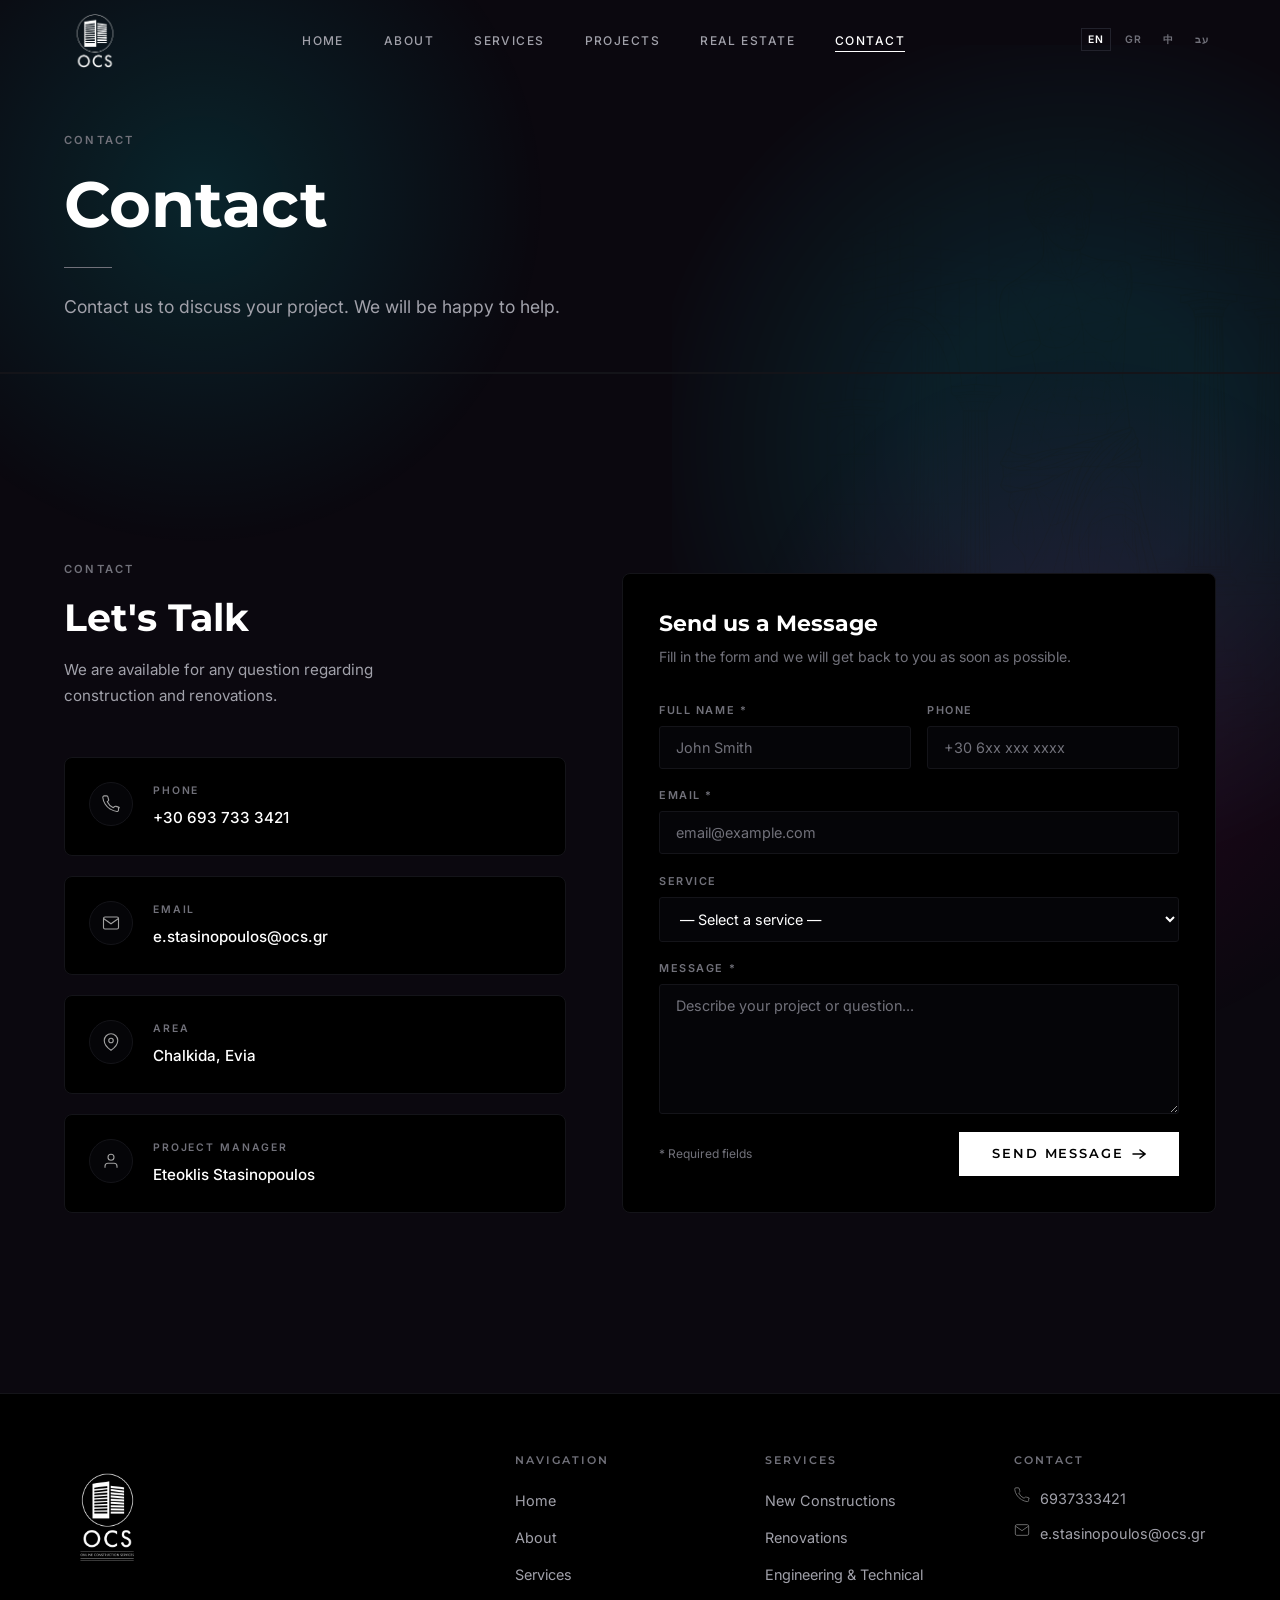
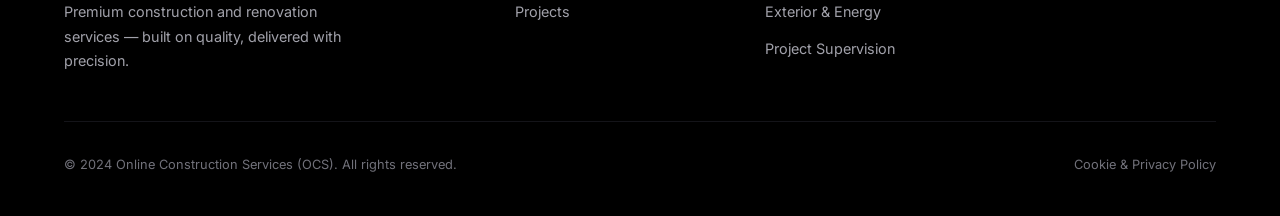
<file: contact.html>
<!DOCTYPE html>
<html lang="en" dir="ltr">

<head>
  <meta charset="UTF-8" />
  <meta name="viewport" content="width=device-width, initial-scale=1.0" />
  <title>Επικοινωνία — OCS | Κατασκευές & Ανακαινίσεις Χαλκίδα, Εύβοια</title>
  <meta name="description"
    content="Επικοινωνήστε με την OCS για κατασκευές και ανακαινίσεις στη Χαλκίδα και Εύβοια. Τηλέφωνο, email και φόρμα επικοινωνίας." />
  <meta name="robots" content="index, follow" />
  <meta name="geo.region" content="GR-C" />
  <meta name="geo.placename" content="Χαλκίδα, Εύβοια" />
  <link rel="stylesheet" href="style.css" />
  <style>
    /* ── Contact page extras ── */
    .contact-layout {
      display: grid;
      grid-template-columns: 1.1fr 1.3fr;
      gap: 3.5rem;
      align-items: end;
      padding: 80px 0;
    }

    .contact-info-title {
      font-size: clamp(1.6rem, 3vw, 2.4rem);
      margin-bottom: 1rem;
    }

    .contact-info-sub {
      color: var(--clr-grey-300);
      font-size: 0.95rem;
      margin-bottom: 3rem;
      max-width: 340px;
    }

    .contact-cards {
      display: flex;
      flex-direction: column;
      gap: 1.25rem;
    }

    .contact-card {
      display: flex;
      align-items: flex-start;
      gap: 1.25rem;
      background: var(--clr-surface);
      border: 1px solid var(--clr-border);
      padding: 1.5rem;
      border-radius: var(--radius);
      transition: border-color var(--tr);
    }

    .contact-card:hover {
      border-color: var(--clr-border2);
    }

    .contact-card-icon {
      width: 44px;
      height: 44px;
      background: var(--clr-surface2);
      border: 1px solid var(--clr-border);
      border-radius: 50%;
      display: flex;
      align-items: center;
      justify-content: center;
      flex-shrink: 0;
    }

    .contact-card-label {
      font-size: 0.65rem;
      font-weight: 600;
      letter-spacing: 0.18em;
      text-transform: uppercase;
      color: var(--clr-grey-500);
      margin-bottom: 0.35rem;
    }

    .contact-card-value {
      font-size: 0.95rem;
      color: var(--clr-white);
      font-weight: 500;
    }

    .contact-card-value a {
      color: var(--clr-white);
      transition: color var(--tr);
    }

    .contact-card-value a:hover {
      color: var(--clr-grey-300);
    }

    /* ── Form ── */
    .contact-form-wrap {
      background: var(--clr-surface);
      border: 1px solid var(--clr-border);
      border-radius: var(--radius);
      padding: 2.25rem;
      max-width: 600px;
    }

    .contact-form-wrap h2 {
      font-size: 1.4rem;
      margin-bottom: 0.5rem;
    }

    .contact-form-wrap p {
      font-size: 0.88rem;
      color: var(--clr-grey-500);
      margin-bottom: 2rem;
    }

    .form-row {
      display: grid;
      grid-template-columns: 1fr 1fr;
      gap: 1rem;
    }

    .form-group {
      display: flex;
      flex-direction: column;
      gap: 0.4rem;
      margin-bottom: 1.1rem;
    }

    .form-group label {
      font-size: 0.68rem;
      font-weight: 600;
      letter-spacing: 0.14em;
      text-transform: uppercase;
      color: var(--clr-grey-500);
    }

    .form-group input,
    .form-group textarea,
    .form-group select {
      background: var(--clr-surface2);
      border: 1px solid var(--clr-border);
      color: var(--clr-white);
      font-family: var(--font-body);
      font-size: 0.9rem;
      padding: 0.75rem 1rem;
      border-radius: 3px;
      outline: none;
      transition: border-color var(--tr);
      width: 100%;
    }

    .form-group input::placeholder,
    .form-group textarea::placeholder {
      color: var(--clr-grey-500);
    }

    .form-group input:focus,
    .form-group textarea:focus,
    .form-group select:focus {
      border-color: var(--clr-grey-300);
    }

    .form-group textarea {
      resize: vertical;
      min-height: 130px;
    }

    .form-group select option {
      background: var(--clr-surface2);
    }

    .form-submit {
      display: flex;
      align-items: center;
      justify-content: space-between;
      gap: 1rem;
      flex-wrap: wrap;
      margin-top: 0.5rem;
    }

    .form-note {
      font-size: 0.75rem;
      color: var(--clr-grey-500);
    }

    #form-success {
      display: none;
      background: rgba(168, 213, 162, 0.08);
      border: 1px solid rgba(168, 213, 162, 0.3);
      border-radius: var(--radius);
      padding: 1.25rem 1.5rem;
      color: #a8d5a2;
      font-size: 0.9rem;
      margin-top: 1rem;
    }

    @media (max-width: 900px) {
      .contact-layout {
        grid-template-columns: 1fr;
        gap: 3rem;
        padding: 60px 0;
      }

      .contact-form-wrap {
        padding: 2rem;
      }
    }

    @media (max-width: 540px) {
      .form-row {
        grid-template-columns: 1fr;
      }
    }
  </style>
</head>

<body class="page-contact">

  <!-- NAVBAR -->
  <nav id="navbar">
    <div class="container">
      <a class="nav-logo" href="index.html">
        <img src="assets/images/LOGO2.png" alt="OCS Logo" />
      </a>
      <ul class="nav-links">
        <li><a href="index.html" data-i18n="nav_home">Home</a></li>
        <li><a href="about.html" data-i18n="nav_about">About</a></li>
        <li><a href="services.html" data-i18n="nav_services">Services</a></li>
        <li><a href="projects.html" data-i18n="nav_projects">Projects</a></li>
        <li><a href="realestate.html" data-i18n="nav_realestate">Real Estate</a></li>
        <li><a href="contact.html" class="active" data-i18n="nav_contact">Contact</a></li>
      </ul>
      <div class="nav-right">
        <div class="lang-switcher">
          <button class="lang-btn active" data-lang="en">EN</button>
          <button class="lang-btn" data-lang="el">GR</button>
          <button class="lang-btn" data-lang="zh">中</button>
          <button class="lang-btn" data-lang="he">עב</button>
        </div>
        <button class="hamburger" id="hamburger" aria-label="Menu">
          <span></span><span></span><span></span>
        </button>
      </div>
    </div>
  </nav>

  <!-- Mobile menu -->
  <div class="nav-mobile" id="nav-mobile">
    <a href="index.html" data-i18n="nav_home">Home</a>
    <a href="about.html" data-i18n="nav_about">About</a>
    <a href="services.html" data-i18n="nav_services">Services</a>
    <a href="projects.html" data-i18n="nav_projects">Projects</a>
    <a href="realestate.html"    data-i18n="nav_realestate">Real Estate</a>
    <a href="contact.html" data-i18n="nav_contact">Contact</a>
    <div class="lang-switcher">
      <button class="lang-btn active" data-lang="en">EN</button>
      <button class="lang-btn" data-lang="el">GR</button>
      <button class="lang-btn" data-lang="zh">中</button>
      <button class="lang-btn" data-lang="he">עב</button>
    </div>
  </div>

  <!-- PAGE HERO -->
  <section class="page-hero" style="background:var(--clr-bg);">
    <div class="container">
      <span class="label fade-up" data-i18n="nav_contact">Contact</span>
      <h1 class="fade-up delay-1" data-i18n="footer_contact_title">Contact</h1>
      <div class="divider fade-up delay-2"></div>
      <p class="fade-up delay-2" style="max-width:560px;" data-i18n="contact_hero_p">
        Contact us to discuss your project. We will be happy to help.
      </p>
    </div>
  </section>

  <!-- CONTACT SECTION -->
  <section class="section" style="background:var(--clr-bg); border-top:1px solid var(--clr-border);">
    <div class="container">
      <div class="contact-layout">

        <!-- Left: Info -->
        <div>
          <span class="label fade-up" data-i18n="footer_contact_title">Contact</span>
          <h2 class="contact-info-title fade-up delay-1" data-i18n="contact_lets_talk">Let's Talk</h2>
          <p class="contact-info-sub fade-up delay-2" data-i18n="contact_sub">
            We are available for any question regarding construction and renovations.
          </p>

          <div class="contact-cards fade-up delay-2">
            <!-- Phone -->
            <div class="contact-card">
              <div class="contact-card-icon">
                <svg width="18" height="18" viewBox="0 0 24 24" fill="none" stroke="#a0a0a0" stroke-width="1.5">
                  <path
                    d="M22 16.92v3a2 2 0 0 1-2.18 2 19.79 19.79 0 0 1-8.63-3.07A19.5 19.5 0 0 1 4.15 12 19.79 19.79 0 0 1 1.08 3.4a2 2 0 0 1 1.95-2.18h3a2 2 0 0 1 2 1.72c.13.96.36 1.9.69 2.81a2 2 0 0 1-.45 2.11L7.09 8.91a16 16 0 0 0 8 8l1.27-1.27a2 2 0 0 1 2.11-.45c.91.33 1.85.56 2.81.69A2 2 0 0 1 23 17z" />
                </svg>
              </div>
              <div>
                <div class="contact-card-label" data-i18n="contact_phone_lbl">Phone</div>
                <div class="contact-card-value"><a href="tel:+306937333421">+30 693 733 3421</a></div>
              </div>
            </div>
            <!-- Email -->
            <div class="contact-card">
              <div class="contact-card-icon">
                <svg width="18" height="18" viewBox="0 0 24 24" fill="none" stroke="#a0a0a0" stroke-width="1.5">
                  <path d="M4 4h16c1.1 0 2 .9 2 2v12c0 1.1-.9 2-2 2H4c-1.1 0-2-.9-2-2V6c0-1.1.9-2 2-2z" />
                  <polyline points="22,6 12,13 2,6" />
                </svg>
              </div>
              <div>
                <div class="contact-card-label">Email</div>
                <div class="contact-card-value"><a href="mailto:e.stasinopoulos@ocs.gr">e.stasinopoulos@ocs.gr</a></div>
              </div>
            </div>
            <!-- Location -->
            <div class="contact-card">
              <div class="contact-card-icon">
                <svg width="18" height="18" viewBox="0 0 24 24" fill="none" stroke="#a0a0a0" stroke-width="1.5">
                  <path d="M21 10c0 7-9 13-9 13s-9-6-9-13a9 9 0 0 1 18 0z" />
                  <circle cx="12" cy="10" r="3" />
                </svg>
              </div>
              <div>
                <div class="contact-card-label" data-i18n="contact_area_lbl">Area</div>
                <div class="contact-card-value" data-i18n="contact_area_val">Chalkida, Evia</div>
              </div>
            </div>
            <!-- Manager -->
            <div class="contact-card">
              <div class="contact-card-icon">
                <svg width="18" height="18" viewBox="0 0 24 24" fill="none" stroke="#a0a0a0" stroke-width="1.5">
                  <path d="M20 21v-2a4 4 0 0 0-4-4H8a4 4 0 0 0-4 4v2" />
                  <circle cx="12" cy="7" r="4" />
                </svg>
              </div>
              <div>
                <div class="contact-card-label" data-i18n="pm_label">Project Manager</div>
                <div class="contact-card-value">Eteoklis Stasinopoulos</div>
              </div>
            </div>
          </div>
        </div>

        <!-- Right: Form -->
        <div class="contact-form-wrap fade-up delay-1">
          <h2 data-i18n="contact_form_title">Send us a Message</h2>
          <p data-i18n="contact_form_p">Fill in the form and we will get back to you as soon as possible.</p>

          <form id="contact-form">
            <input type="checkbox" name="botcheck" class="hidden" style="display: none;">
            <div class="form-row">
              <div class="form-group">
                <label for="cf-name" data-i18n="contact_name_lbl">Full Name *</label>
                <input type="text" id="cf-name" name="name" placeholder="John Smith" required />
              </div>
              <div class="form-group">
                <label for="cf-phone" data-i18n="contact_phone_field">Phone</label>
                <input type="tel" id="cf-phone" name="phone" placeholder="+30 6xx xxx xxxx" />
              </div>
            </div>
            <div class="form-group">
              <label for="cf-email" data-i18n="contact_email_lbl">Email *</label>
              <input type="email" id="cf-email" name="email" placeholder="email@example.com" required />
            </div>
            <div class="form-group">
              <label for="cf-service" data-i18n="contact_service_lbl">Service</label>
              <select id="cf-service" name="service">
                <option value="" data-i18n="contact_service_placeholder">— Select a service —</option>
                <option value="New Construction" data-i18n="s1_title">New Constructions</option>
                <option value="Renovation" data-i18n="s2_title">Renovations</option>
                <option value="Exterior Works" data-i18n="s4_title">Exterior &amp; Energy</option>
                <option value="Engineering Support" data-i18n="s3_title">Engineering &amp; Technical</option>
                <option value="Project Supervision" data-i18n="s5_title">Project Supervision</option>
                <option value="Other" data-i18n="contact_other">Other</option>
              </select>
            </div>
            <div class="form-group">
              <label for="cf-message" data-i18n="contact_msg_lbl">Message *</label>
              <textarea id="cf-message" name="message" placeholder="Describe your project or question..."
                required></textarea>
            </div>

            <div class="form-submit">
              <span class="form-note" data-i18n="contact_required">* Required fields</span>
              <button type="submit" class="btn btn-dark" id="cf-submit">
                <span data-i18n="contact_submit_btn">Send Message</span>
                <svg viewBox="0 0 14 14" fill="none" style="width:14px">
                  <path d="M1 7h12M8 3l5 4-5 4" stroke="currentColor" stroke-width="1.5" stroke-linecap="round" />
                </svg>
              </button>
            </div>

            <div id="form-success" data-i18n="contact_success_msg">
              ✓ Your message was sent successfully! We will contact you shortly.
            </div>
            <div id="form-error" style="display: none; background: rgba(213, 162, 162, 0.08); border: 1px solid rgba(213, 162, 162, 0.3); border-radius: var(--radius); padding: 1.25rem 1.5rem; color: #d5a2a2; font-size: 0.9rem; margin-top: 1rem;">
            </div>
          </form>
        </div>

      </div>
    </div>
  </section>

  <!-- FOOTER -->
  <footer>
    <div class="container">
      <div class="footer-grid">
        <div class="footer-brand">
          <img src="assets/images/LOGO1.png" alt="OCS Logo" />
          <p data-i18n="footer_tagline">Premium construction and renovation services — built on quality, delivered with
            precision.</p>
        </div>
        <div class="footer-col">
          <h4 data-i18n="footer_nav">Navigation</h4>
          <ul>
            <li><a href="index.html" data-i18n="nav_home">Home</a></li>
            <li><a href="about.html" data-i18n="nav_about">About</a></li>
            <li><a href="services.html" data-i18n="nav_services">Services</a></li>
            <li><a href="projects.html" data-i18n="nav_projects">Projects</a></li>
          </ul>
        </div>
        <div class="footer-col">
          <h4 data-i18n="footer_services">Services</h4>
          <ul>
            <li><a href="services.html#new-constructions" data-i18n="s1_title">New Constructions</a></li>
            <li><a href="services.html#renovations" data-i18n="s2_title">Renovations</a></li>
            <li><a href="services.html#engineering" data-i18n="s3_title">Engineering &amp; Technical</a></li>
            <li><a href="services.html#exterior" data-i18n="s4_title">Exterior &amp; Energy</a></li>
            <li><a href="services.html#supervision" data-i18n="s5_title">Project Supervision</a></li>
          </ul>
        </div>
        <div class="footer-col">
          <h4 data-i18n="footer_contact_title">Contact</h4>
          <div class="footer-contact-item">
            <svg width="16" height="16" viewBox="0 0 24 24" fill="none" stroke="#686868" stroke-width="1.5">
              <path
                d="M22 16.92v3a2 2 0 0 1-2.18 2 19.79 19.79 0 0 1-8.63-3.07A19.5 19.5 0 0 1 4.15 12 19.79 19.79 0 0 1 1.08 3.4a2 2 0 0 1 1.95-2.18h3a2 2 0 0 1 2 1.72c.13.96.36 1.9.69 2.81a2 2 0 0 1-.45 2.11L7.09 8.91a16 16 0 0 0 8 8l1.27-1.27a2 2 0 0 1 2.11-.45c.91.33 1.85.56 2.81.69A2 2 0 0 1 23 17z" />
            </svg>
            <span><a href="tel:6937333421">6937333421</a></span>
          </div>
          <div class="footer-contact-item">
            <svg width="16" height="16" viewBox="0 0 24 24" fill="none" stroke="#686868" stroke-width="1.5">
              <path d="M4 4h16c1.1 0 2 .9 2 2v12c0 1.1-.9 2-2 2H4c-1.1 0-2-.9-2-2V6c0-1.1.9-2 2-2z" />
              <polyline points="22,6 12,13 2,6" />
            </svg>
            <span><a href="mailto:e.stasinopoulos@ocs.gr">e.stasinopoulos@ocs.gr</a></span>
          </div>
        </div>
      </div>
      <div class="footer-bottom">
        <p data-i18n="footer_copy">© 2024 Online Construction Services (OCS). All rights reserved.</p>
        <a href="cookie-policy.html" data-i18n="cookie_link">Cookie &amp; Privacy Policy</a>
      </div>
    </div>
  </footer>

  <script src="main.js"></script>
  <script>
    /* ── Contact form: Web3Forms background submit ── */
    document.getElementById('contact-form').addEventListener('submit', async function (e) {
      e.preventDefault();
      
      // Native validation
      if (!this.checkValidity()) {
        this.reportValidity();
        return;
      }

      const name = document.getElementById('cf-name').value.trim();
      const phone = document.getElementById('cf-phone').value.trim();
      const email = document.getElementById('cf-email').value.trim();
      const service = document.getElementById('cf-service').value;
      const message = document.getElementById('cf-message').value.trim();
      const botcheck = document.querySelector('input[name="botcheck"]').checked;

      // Extra check just in case
      if (!name || !email || !message) {
        alert('Παρακαλώ συμπληρώστε τα υποχρεωτικά πεδία.');
        return;
      }

      const btn = document.getElementById('cf-submit');
      const btnSpan = btn.querySelector('span[data-i18n="contact_submit_btn"]');
      const originalText = btnSpan.innerHTML;

      // Select dynamic texts based on active language (currentLang is loaded from main.js)
      let sendingText = 'Sending...';
      let errorMsg = 'An error occurred. Please try again.';
      if (typeof currentLang !== 'undefined') {
        if (currentLang === 'el') {
          sendingText = 'Αποστολή...';
          errorMsg = 'Παρουσιάστηκε σφάλμα. Παρακαλώ προσπαθήστε ξανά.';
        } else if (currentLang === 'zh') {
          sendingText = '发送中...';
          errorMsg = '发生错误。请再试一次。';
        } else if (currentLang === 'he') {
          sendingText = 'שולח...';
          errorMsg = 'אירעה שגיאה. אנא נסה שוב.';
        }
      }

      // UI states before sending
      btnSpan.textContent = sendingText;
      btn.disabled = true;
      document.getElementById('form-success').style.display = 'none';
      document.getElementById('form-error').style.display = 'none';

      try {
        const payload = {
          access_key: '73a53bc1-116a-4d68-b388-8efdd1a18cda',
          subject: 'New enquiry from OCS website',
          from_name: name,
          replyto: email,
          name: name,
          phone: phone,
          email: email,
          service: service,
          message: message,
          page_url: window.location.href,
          botcheck: botcheck
        };

        const response = await fetch('https://api.web3forms.com/submit', {
          method: 'POST',
          headers: {
            'Content-Type': 'application/json',
            'Accept': 'application/json'
          },
          body: JSON.stringify(payload)
        });

        const result = await response.json();

        if (response.ok && result.success) {
          document.getElementById('form-success').style.display = 'block';
          document.getElementById('contact-form').reset();
        } else {
          document.getElementById('form-error').textContent = '✗ ' + (result.message || errorMsg);
          document.getElementById('form-error').style.display = 'block';
        }
      } catch (err) {
        console.error(err);
        document.getElementById('form-error').textContent = '✗ ' + errorMsg;
        document.getElementById('form-error').style.display = 'block';
      } finally {
        btn.disabled = false;
        btnSpan.innerHTML = originalText;
      }
    });
  </script>
  
</body>

</html>
</file>
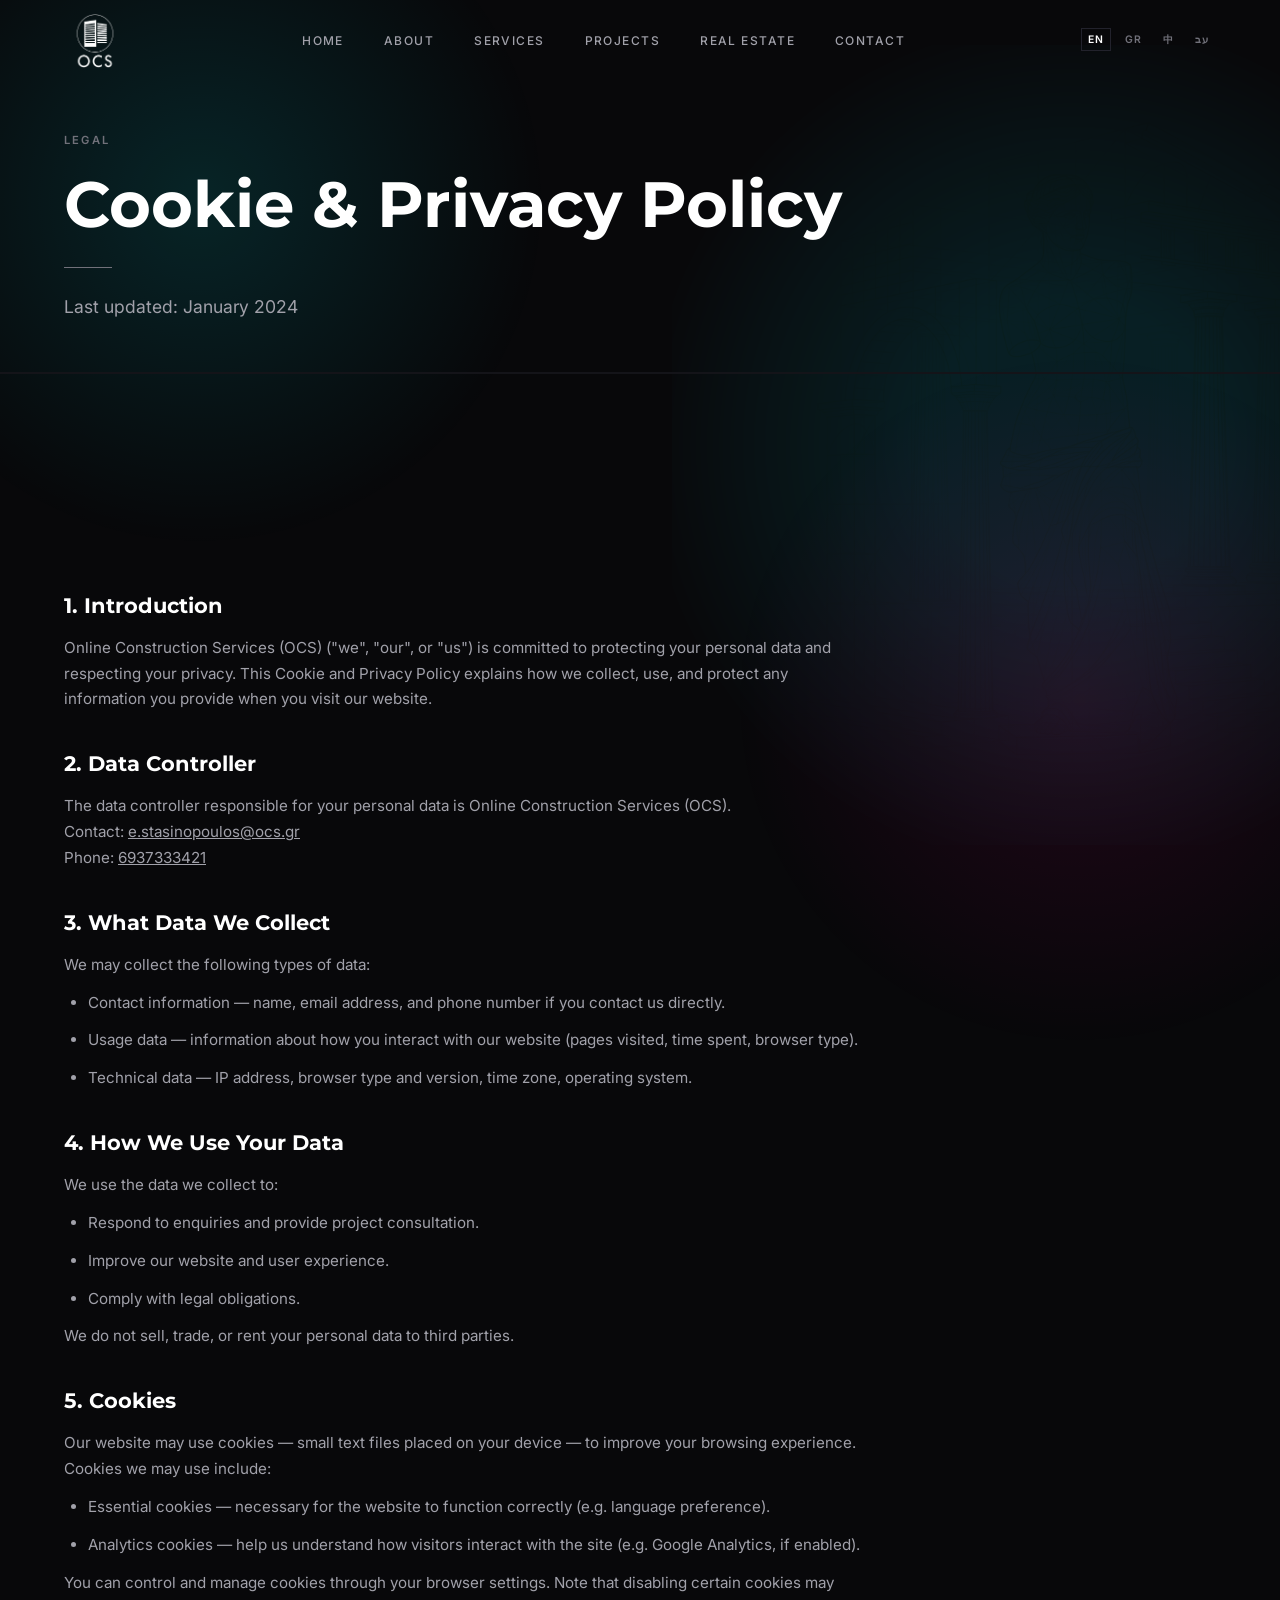
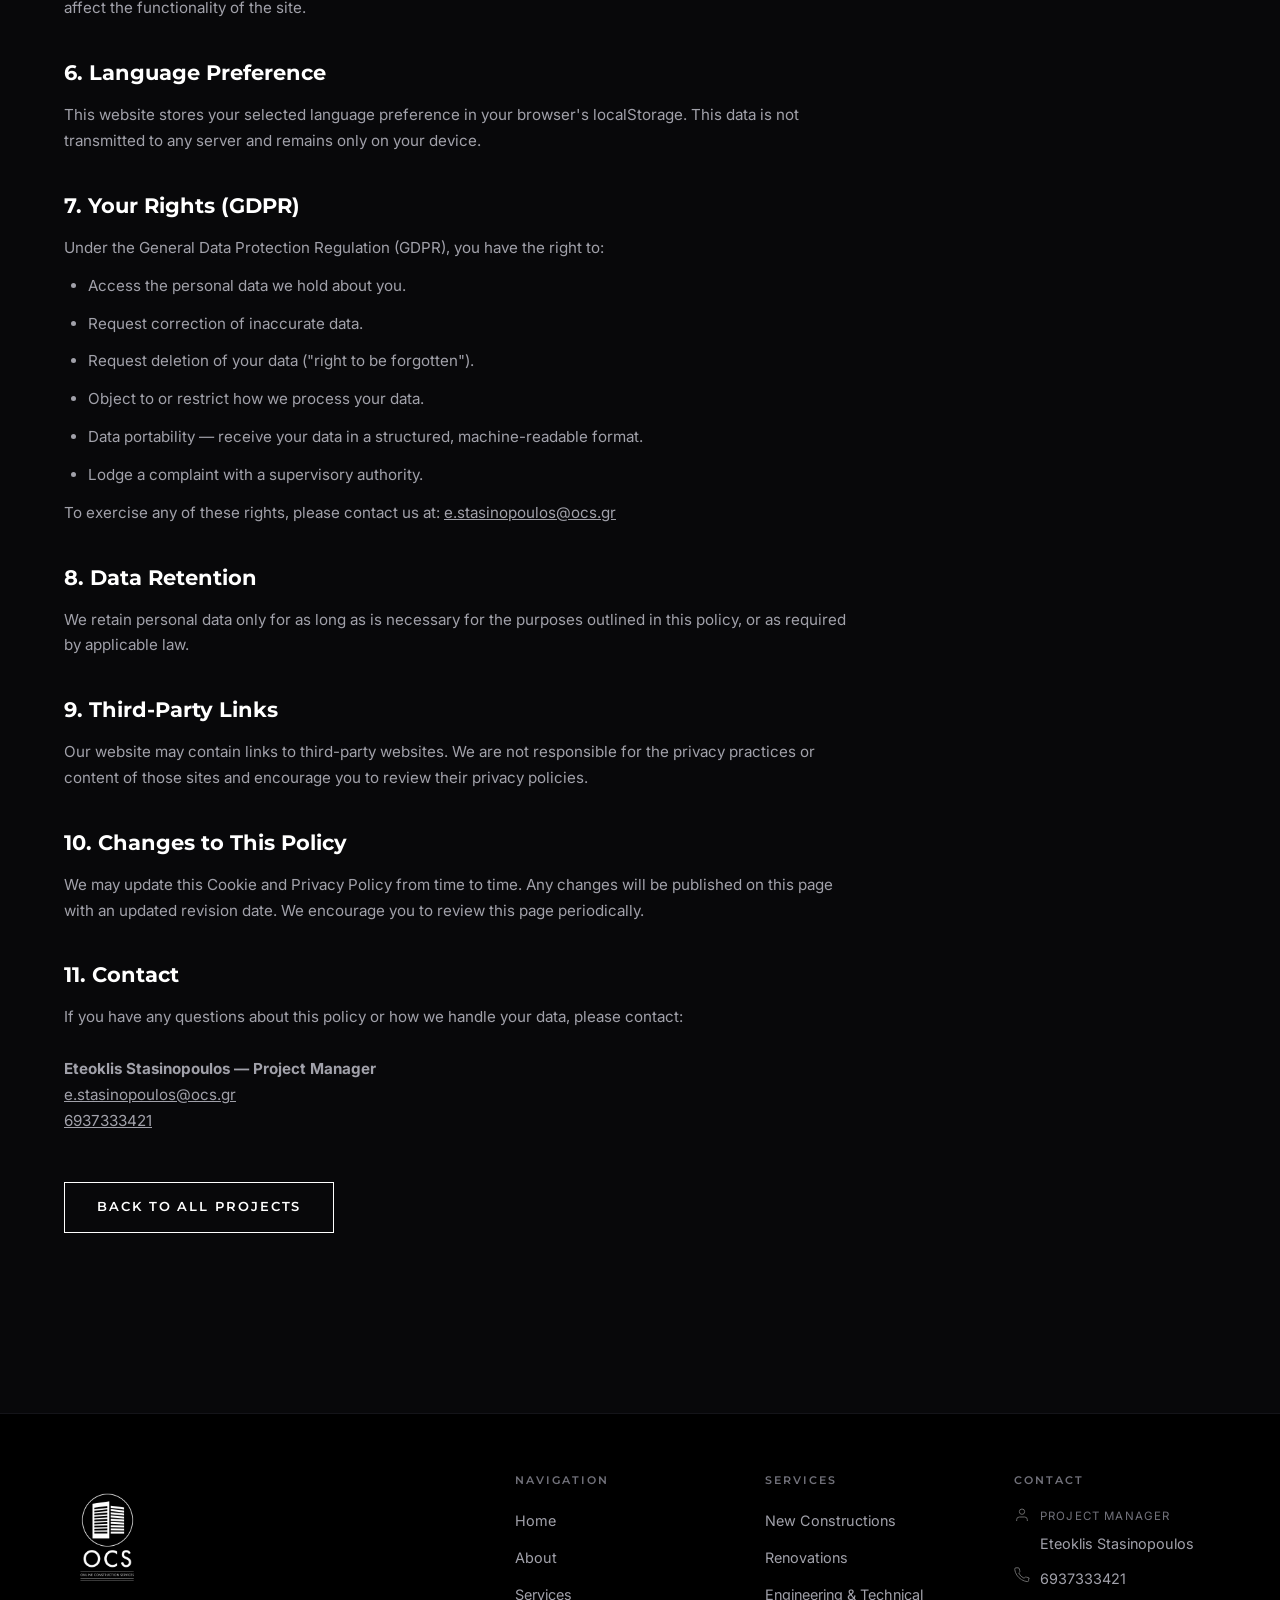
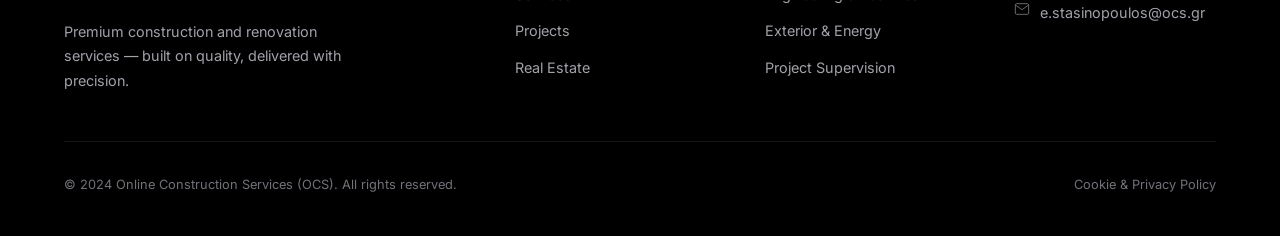
<file: cookie-policy.html>
<!DOCTYPE html>
<html lang="en" dir="ltr">
<head>
  <meta charset="UTF-8" />
  <meta name="viewport" content="width=device-width, initial-scale=1.0" />
  <title data-i18n="cookie_title">Cookie &amp; Privacy Policy — OCS Online Construction Services</title>
  <meta name="description" content="Cookie and privacy policy for Online Construction Services (OCS). Information on data collection, usage and your rights under GDPR." />
  <link rel="stylesheet" href="style.css" />
</head>
<body class=page-cookies>

<!-- ═══════════════════════════════════════════
     NAVBAR
════════════════════════════════════════════ -->
<nav id="navbar">
  <div class="container">
    <a class="nav-logo" href="index.html">
      <img src="assets/images/LOGO2.png" alt="OCS Logo" />
    </a>
    <ul class="nav-links">
      <li><a href="index.html"         data-i18n="nav_home">Home</a></li>
      <li><a href="about.html"         data-i18n="nav_about">About</a></li>
      <li><a href="services.html"      data-i18n="nav_services">Services</a></li>
      <li><a href="projects.html"      data-i18n="nav_projects">Projects</a></li>
      <li><a href="realestate.html"    data-i18n="nav_realestate">Real Estate</a></li>
      <li><a href="contact.html" data-i18n="nav_contact">Contact</a></li>
    </ul>
    <div class="nav-right">
      <div class="lang-switcher">
        <button class="lang-btn active" data-lang="en">EN</button>
        <button class="lang-btn" data-lang="el">GR</button>
        <button class="lang-btn" data-lang="zh">中</button>
        <button class="lang-btn" data-lang="he">עב</button>
      </div>
      <button class="hamburger" id="hamburger" aria-label="Menu">
        <span></span><span></span><span></span>
      </button>
    </div>
  </div>
</nav>

<div class="nav-mobile" id="nav-mobile">
  <a href="index.html"         data-i18n="nav_home">Home</a>
  <a href="about.html"         data-i18n="nav_about">About</a>
  <a href="services.html"      data-i18n="nav_services">Services</a>
  <a href="projects.html"      data-i18n="nav_projects">Projects</a>
  <a href="realestate.html"    data-i18n="nav_realestate">Real Estate</a>
  <a href="contact.html" data-i18n="nav_contact">Contact</a>
  <div class="lang-switcher">
    <button class="lang-btn active" data-lang="en">EN</button>
    <button class="lang-btn" data-lang="el">GR</button>
    <button class="lang-btn" data-lang="zh">中</button>
    <button class="lang-btn" data-lang="he">עב</button>
  </div>
</div>

<!-- ═══════════════════════════════════════════
     PAGE HERO
════════════════════════════════════════════ -->
<section class="page-hero" style="background:var(--clr-bg);">
  <div class="container">
    <span class="label" data-i18n="footer_legal">Legal</span>
    <h1 data-i18n="cookie_title">Cookie &amp; Privacy Policy</h1>
    <div class="divider"></div>
    <p data-i18n="cookie_updated">Last updated: January 2024</p>
  </div>
</section>

<!-- ═══════════════════════════════════════════
     LEGAL CONTENT
════════════════════════════════════════════ -->
<section class="section" style="background:var(--clr-bg); border-top:1px solid var(--clr-border);">
  <div class="container">
    <div class="legal-content">

      <h2 data-i18n="cookie_h1">1. Introduction</h2>
      <p data-i18n="cookie_p1">
        Online Construction Services (OCS) ("we", "our", or "us") is committed to protecting your personal data and respecting your privacy. This Cookie and Privacy Policy explains how we collect, use, and protect any information you provide when you visit our website.
      </p>

      <h2 data-i18n="cookie_h2">2. Data Controller</h2>
      <p>
        <span data-i18n="cookie_p2">The data controller responsible for your personal data is Online Construction Services (OCS).</span><br />
        <span data-i18n="cookie_contact">Contact:</span> <a href="mailto:e.stasinopoulos@ocs.gr" style="color:var(--clr-grey-300);text-decoration:underline;">e.stasinopoulos@ocs.gr</a><br />
        <span data-i18n="cookie_phone">Phone:</span> <a href="tel:6937333421" style="color:var(--clr-grey-300);text-decoration:underline;">6937333421</a>
      </p>

      <h2 data-i18n="cookie_h3">3. What Data We Collect</h2>
      <p data-i18n="cookie_p3">We may collect the following types of data:</p>
      <ul>
        <li data-i18n="cookie_li3_1"><strong>Contact information</strong> — name, email address, and phone number if you contact us directly.</li>
        <li data-i18n="cookie_li3_2"><strong>Usage data</strong> — information about how you interact with our website (pages visited, time spent, browser type).</li>
        <li data-i18n="cookie_li3_3"><strong>Technical data</strong> — IP address, browser type and version, time zone, operating system.</li>
      </ul>

      <h2 data-i18n="cookie_h4">4. How We Use Your Data</h2>
      <p data-i18n="cookie_p4">We use the data we collect to:</p>
      <ul>
        <li data-i18n="cookie_li4_1">Respond to enquiries and provide project consultation.</li>
        <li data-i18n="cookie_li4_2">Improve our website and user experience.</li>
        <li data-i18n="cookie_li4_3">Comply with legal obligations.</li>
      </ul>
      <p data-i18n="cookie_p4_sub">We do not sell, trade, or rent your personal data to third parties.</p>

      <h2 data-i18n="cookie_h5">5. Cookies</h2>
      <p data-i18n="cookie_p5">
        Our website may use cookies — small text files placed on your device — to improve your browsing experience. Cookies we may use include:
      </p>
      <ul>
        <li data-i18n="cookie_li5_1"><strong>Essential cookies</strong> — necessary for the website to function correctly (e.g. language preference).</li>
        <li data-i18n="cookie_li5_2"><strong>Analytics cookies</strong> — help us understand how visitors interact with the site (e.g. Google Analytics, if enabled).</li>
      </ul>
      <p data-i18n="cookie_p5_sub">
        You can control and manage cookies through your browser settings. Note that disabling certain cookies may affect the functionality of the site.
      </p>

      <h2 data-i18n="cookie_h6">6. Language Preference</h2>
      <p data-i18n="cookie_p6">
        This website stores your selected language preference in your browser's <code style="background:var(--clr-surface);padding:0.1rem 0.4rem;border-radius:3px;font-size:0.85rem;">localStorage</code>. This data is not transmitted to any server and remains only on your device.
      </p>

      <h2 data-i18n="cookie_h7">7. Your Rights (GDPR)</h2>
      <p data-i18n="cookie_p7">Under the General Data Protection Regulation (GDPR), you have the right to:</p>
      <ul>
        <li data-i18n="cookie_li7_1">Access the personal data we hold about you.</li>
        <li data-i18n="cookie_li7_2">Request correction of inaccurate data.</li>
        <li data-i18n="cookie_li7_3">Request deletion of your data ("right to be forgotten").</li>
        <li data-i18n="cookie_li7_4">Object to or restrict how we process your data.</li>
        <li data-i18n="cookie_li7_5">Data portability — receive your data in a structured, machine-readable format.</li>
        <li data-i18n="cookie_li7_6">Lodge a complaint with a supervisory authority.</li>
      </ul>
      <p>
        <span data-i18n="cookie_p7_sub">To exercise any of these rights, please contact us at:</span>
        <a href="mailto:e.stasinopoulos@ocs.gr" style="color:var(--clr-grey-300);text-decoration:underline;">e.stasinopoulos@ocs.gr</a>
      </p>

      <h2 data-i18n="cookie_h8">8. Data Retention</h2>
      <p data-i18n="cookie_p8">
        We retain personal data only for as long as is necessary for the purposes outlined in this policy, or as required by applicable law.
      </p>

      <h2 data-i18n="cookie_h9">9. Third-Party Links</h2>
      <p data-i18n="cookie_p9">
        Our website may contain links to third-party websites. We are not responsible for the privacy practices or content of those sites and encourage you to review their privacy policies.
      </p>

      <h2 data-i18n="cookie_h10">10. Changes to This Policy</h2>
      <p data-i18n="cookie_p10">
        We may update this Cookie and Privacy Policy from time to time. Any changes will be published on this page with an updated revision date. We encourage you to review this page periodically.
      </p>

      <h2 data-i18n="cookie_h11">11. Contact</h2>
      <p>
        <span data-i18n="cookie_p11">If you have any questions about this policy or how we handle your data, please contact:</span><br /><br />
        <strong data-i18n="cookie_pm">Eteoklis Stasinopoulos — Project Manager</strong><br />
        <a href="mailto:e.stasinopoulos@ocs.gr" style="color:var(--clr-grey-300);text-decoration:underline;">e.stasinopoulos@ocs.gr</a><br />
        <a href="tel:6937333421" style="color:var(--clr-grey-300);text-decoration:underline;">6937333421</a>
      </p>

      <div style="margin-top:3rem;">
        <a href="index.html" class="btn" data-i18n="project_back_all">Back to Home</a>
      </div>

    </div>
  </div>
</section>

<!-- ═══════════════════════════════════════════
     FOOTER
════════════════════════════════════════════ -->
<footer>
  <div class="container">
    <div class="footer-grid">
      <div class="footer-brand">
        <img src="assets/images/LOGO1.png" alt="OCS Logo" />
        <p data-i18n="footer_tagline">Premium construction and renovation services — built on quality, delivered with precision.</p>
      </div>
      <div class="footer-col">
        <h4 data-i18n="footer_nav">Navigation</h4>
        <ul>
          <li><a href="index.html"    data-i18n="nav_home">Home</a></li>
          <li><a href="about.html"    data-i18n="nav_about">About</a></li>
          <li><a href="services.html" data-i18n="nav_services">Services</a></li>
          <li><a href="projects.html" data-i18n="nav_projects">Projects</a></li>
          <li><a href="realestate.html" data-i18n="nav_realestate">Real Estate</a></li>
        </ul>
      </div>
      <div class="footer-col">
        <h4 data-i18n="footer_services">Services</h4>
        <ul>
          <li><a href="services.html#new-constructions" data-i18n="s1_title">New Constructions</a></li>
          <li><a href="services.html#renovations"       data-i18n="s2_title">Renovations</a></li>
          <li><a href="services.html#engineering"       data-i18n="s3_title">Engineering &amp; Technical</a></li>
          <li><a href="services.html#exterior"          data-i18n="s4_title">Exterior &amp; Energy</a></li>
          <li><a href="services.html#supervision"       data-i18n="s5_title">Project Supervision</a></li>
        </ul>
      </div>
      <div class="footer-col">
        <h4 data-i18n="footer_contact_title">Contact</h4>
        <div class="footer-contact-item">
          <svg width="16" height="16" viewBox="0 0 24 24" fill="none" stroke="#686868" stroke-width="1.5"><path d="M20 21v-2a4 4 0 0 0-4-4H8a4 4 0 0 0-4 4v2"/><circle cx="12" cy="7" r="4"/></svg>
          <div>
            <span style="display:block;color:var(--clr-grey-500);font-size:0.72rem;letter-spacing:0.1em;text-transform:uppercase;margin-bottom:0.2rem;" data-i18n="pm_label">Project Manager</span>
            <span>Eteoklis Stasinopoulos</span>
          </div>
        </div>
        <div class="footer-contact-item">
          <svg width="16" height="16" viewBox="0 0 24 24" fill="none" stroke="#686868" stroke-width="1.5"><path d="M22 16.92v3a2 2 0 0 1-2.18 2 19.79 19.79 0 0 1-8.63-3.07A19.5 19.5 0 0 1 4.15 12 19.79 19.79 0 0 1 1.08 3.4a2 2 0 0 1 1.95-2.18h3a2 2 0 0 1 2 1.72c.13.96.36 1.9.69 2.81a2 2 0 0 1-.45 2.11L7.09 8.91a16 16 0 0 0 8 8l1.27-1.27a2 2 0 0 1 2.11-.45c.91.33 1.85.56 2.81.69A2 2 0 0 1 23 17z"/></svg>
          <span><a href="tel:6937333421">6937333421</a></span>
        </div>
        <div class="footer-contact-item">
          <svg width="16" height="16" viewBox="0 0 24 24" fill="none" stroke="#686868" stroke-width="1.5"><path d="M4 4h16c1.1 0 2 .9 2 2v12c0 1.1-.9 2-2 2H4c-1.1 0-2-.9-2-2V6c0-1.1.9-2 2-2z"/><polyline points="22,6 12,13 2,6"/></svg>
          <span><a href="mailto:e.stasinopoulos@ocs.gr">e.stasinopoulos@ocs.gr</a></span>
        </div>
      </div>
    </div>
    <div class="footer-bottom">
      <p data-i18n="footer_copy">© 2024 Online Construction Services (OCS). All rights reserved.</p>
      <a href="cookie-policy.html" data-i18n="cookie_link">Cookie &amp; Privacy Policy</a>
    </div>
  </div>
</footer>

<script src="main.js"></script>

</body>
</html>
</file>
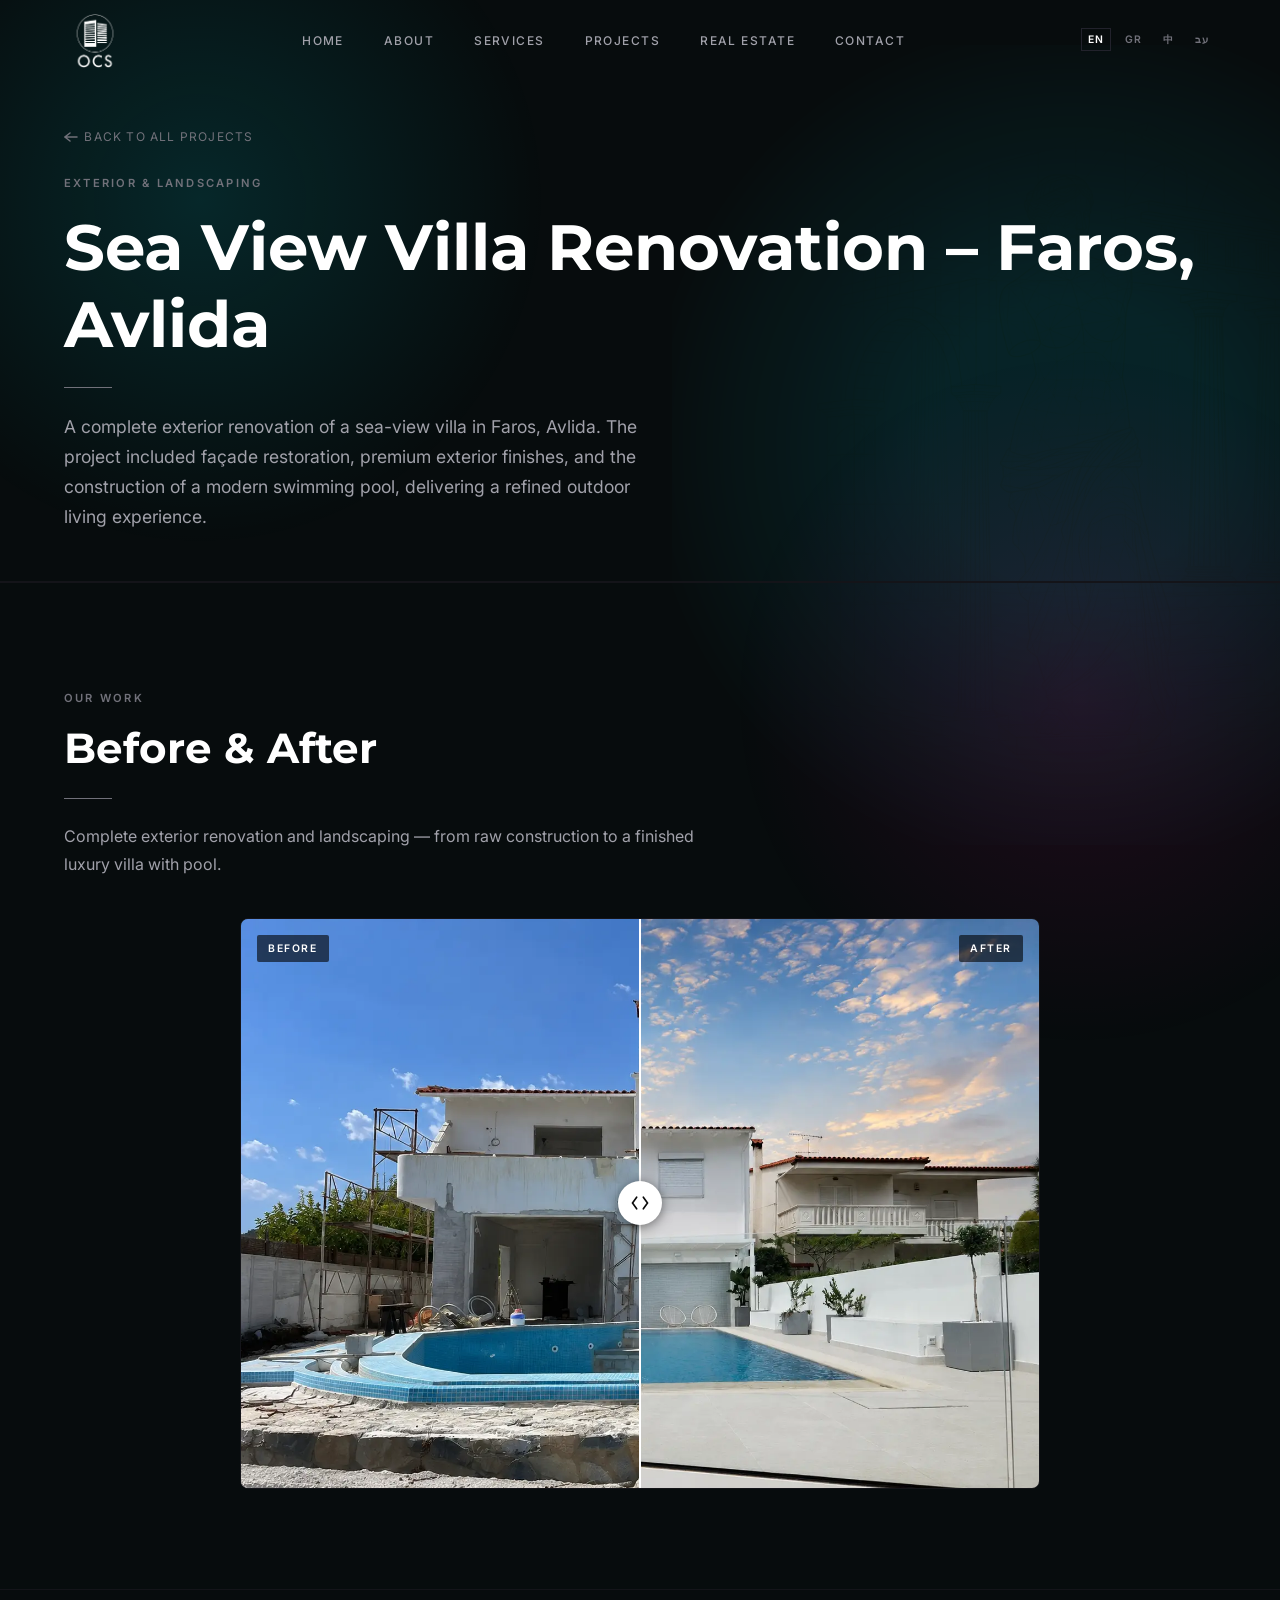
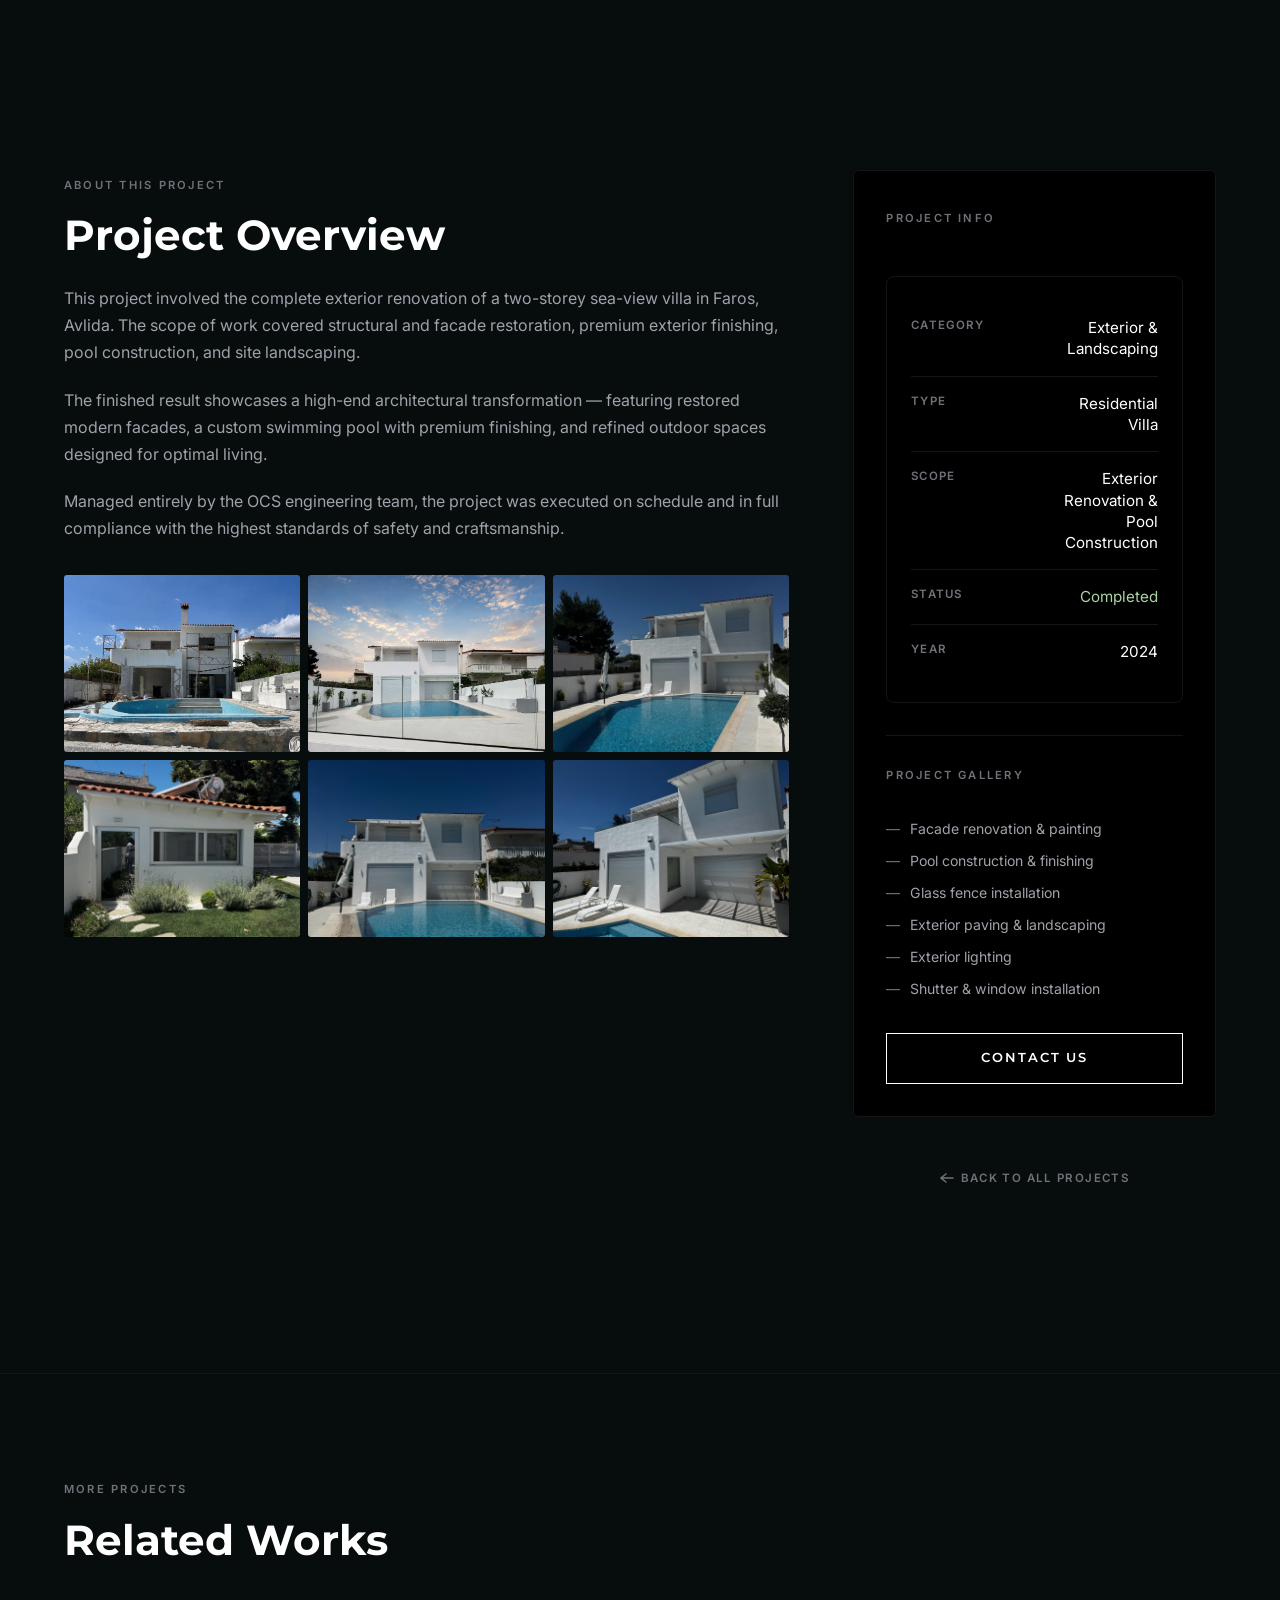
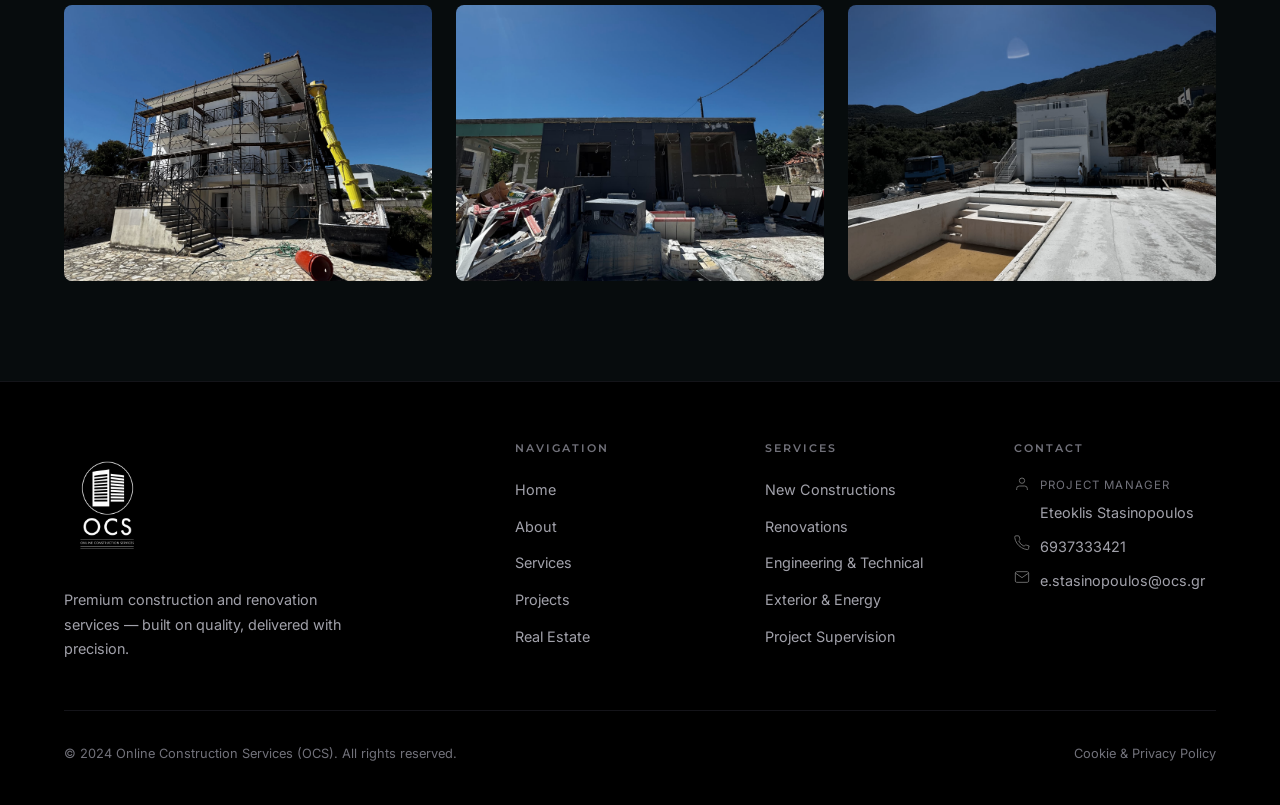
<file: project-detail.html>
<!DOCTYPE html>
<html lang="en" dir="ltr">
<head>
  <meta charset="UTF-8" />
  <meta name="viewport" content="width=device-width, initial-scale=1.0" />
  <title>Sea View Villa Renovation – Faros, Avlida — OCS | Κατασκευές &amp; Ανακαινίσεις Εύβοια</title>
  <meta name="description" content="Complete exterior renovation of a sea-view villa in Faros, Avlida. Facade restoration, premium finishes, pool construction, before and after comparison by OCS." />
  <meta name="keywords" content="ανακαίνιση βίλας, Φάρος Αυλίδας, εξωτερική ανακαίνιση Χαλκίδα, κατασκευή πισίνας Εύβοια, OCS κατασκευές" />
  <meta name="robots" content="index, follow" />
  <meta name="geo.region" content="GR-C" />
  <meta name="geo.placename" content="Χαλκίδα, Εύβοια" />
  <meta name="geo.position" content="38.4627;23.5944" />
  <meta name="ICBM" content="38.4627, 23.5944" />
  <meta property="og:type" content="website" />
  <meta property="og:title" content="Sea View Villa Renovation – Faros, Avlida — OCS" />
  <meta property="og:description" content="Complete exterior renovation of a sea-view villa in Faros, Avlida by OCS." />
  <meta property="og:image" content="assets/images/villa-after.webp" />
  <meta property="og:locale" content="el_GR" />
  <link rel="stylesheet" href="style.css" />
</head>
<body class=page-project-detail>

<!-- ═══════════════════════════════════════════
     NAVBAR
════════════════════════════════════════════ -->
<nav id="navbar">
  <div class="container">
    <a class="nav-logo" href="index.html">
      <img src="assets/images/LOGO2.png" alt="OCS Logo" />
    </a>
    <ul class="nav-links">
      <li><a href="index.html"         data-i18n="nav_home">Home</a></li>
      <li><a href="about.html"         data-i18n="nav_about">About</a></li>
      <li><a href="services.html"      data-i18n="nav_services">Services</a></li>
      <li><a href="projects.html"      data-i18n="nav_projects">Projects</a></li>
      <li><a href="realestate.html"    data-i18n="nav_realestate">Real Estate</a></li>
      <li><a href="contact.html" data-i18n="nav_contact">Contact</a></li>
    </ul>
    <div class="nav-right">
      <div class="lang-switcher">
        <button class="lang-btn active" data-lang="en">EN</button>
        <button class="lang-btn" data-lang="el">GR</button>
        <button class="lang-btn" data-lang="zh">中</button>
        <button class="lang-btn" data-lang="he">עב</button>
      </div>
      <button class="hamburger" id="hamburger" aria-label="Menu">
        <span></span><span></span><span></span>
      </button>
    </div>
  </div>
</nav>

<div class="nav-mobile" id="nav-mobile">
  <a href="index.html"         data-i18n="nav_home">Home</a>
  <a href="about.html"         data-i18n="nav_about">About</a>
  <a href="services.html"      data-i18n="nav_services">Services</a>
  <a href="projects.html"      data-i18n="nav_projects">Projects</a>
  <a href="realestate.html"    data-i18n="nav_realestate">Real Estate</a>
  <a href="contact.html" data-i18n="nav_contact">Contact</a>
  <div class="lang-switcher">
    <button class="lang-btn active" data-lang="en">EN</button>
    <button class="lang-btn" data-lang="el">GR</button>
    <button class="lang-btn" data-lang="zh">中</button>
    <button class="lang-btn" data-lang="he">עב</button>
  </div>
</div>

<!-- ═══════════════════════════════════════════
     PAGE HERO
════════════════════════════════════════════ -->
<section class="page-hero" style="background:var(--clr-bg);">
  <div class="container">
    <div style="margin-bottom:1rem;">
      <a href="projects.html" style="font-size:0.75rem;letter-spacing:0.1em;text-transform:uppercase;color:var(--clr-grey-500);display:inline-flex;align-items:center;gap:0.4rem;transition:color 0.3s ease;">
        <svg width="14" height="14" viewBox="0 0 14 14" fill="none"><path d="M13 7H1M6 3L1 7l5 4" stroke="currentColor" stroke-width="1.5" stroke-linecap="round"/></svg>
        <span data-i18n="project_back_all">All Projects</span>
      </a>
    </div>
    <span class="label fade-up" data-i18n="cat_exterior_landscaping">Exterior · Construction</span>
    <h1 class="fade-up delay-1" data-i18n="villa_title">Villa Exterior<br>Renovation</h1>
    <div class="divider fade-up delay-2"></div>
    <p class="fade-up delay-2" data-i18n="villa_desc">Complete exterior transformation — from scaffolding and raw construction to a finished luxury villa with pool, landscaping, and premium facade works.</p>
  </div>
</section>

<!-- ═══════════════════════════════════════════
     BEFORE / AFTER SLIDER
════════════════════════════════════════════ -->
<section class="section slider-section" style="border-top:1px solid var(--clr-border);">
  <div class="container">
    <div class="section-head fade-up" style="margin-bottom:2.5rem;">
      <span class="label" data-i18n="slider_label">Transformation</span>
      <h2 data-i18n="slider_h2">Before &amp; After</h2>
      <div class="divider"></div>
      <p data-i18n="slider_p">Drag the handle left and right to compare the before and after state of the project.</p>
    </div>

    <div class="comparison-slider fade-in" role="img" aria-label="Before and after renovation comparison">
      <img class="cs-img cs-before" src="assets/images/vila-before.webp" alt="Villa before renovation" />
      <img class="cs-img cs-after"  src="assets/images/villa-after.webp"  alt="Villa after renovation"  />
      <div class="cs-divider"></div>
      <div class="cs-handle" aria-hidden="true">
        <svg viewBox="0 0 24 24" xmlns="http://www.w3.org/2000/svg">
          <path d="M8 5l-5 7 5 7M16 5l5 7-5 7" stroke="#0a0a0a" stroke-width="2" fill="none" stroke-linecap="round"/>
        </svg>
      </div>
      <span class="cs-label cs-label-before" data-i18n="slider_before">Before</span>
      <span class="cs-label cs-label-after"  data-i18n="slider_after">After</span>
    </div>
  </div>
</section>

<!-- ═══════════════════════════════════════════
     PROJECT DETAILS + DESCRIPTION
════════════════════════════════════════════ -->
<section class="section" style="background:var(--clr-bg); border-top:1px solid var(--clr-border);">
  <div class="container">
    <div class="project-detail-layout">

      <!-- Description -->
      <div>
        <span class="label fade-up" data-i18n="project_about_title">About This Project</span>
        <h2 class="fade-up delay-1" style="margin-bottom:1.5rem;" data-i18n="project_overview_title">Project Overview</h2>
        <p class="fade-up delay-1" style="margin-bottom:1.25rem;" data-i18n="villa_overview_p1">
          This project involved the complete exterior renovation of a two-storey residential villa, undertaken from an early construction stage through to final delivery. The scope of work covered structural and facade works, pool construction and finishing, exterior landscaping, and full site coordination.
        </p>
        <p class="fade-up delay-2" style="margin-bottom:1.25rem;" data-i18n="villa_overview_p2">
          The finished result demonstrates a significant transformation — from a raw, unfinished structure with scaffolding to a polished luxury villa with clean white facades, glass-fenced pool, exterior lighting, and mature landscaping.
        </p>
        <p class="fade-up delay-2" data-i18n="villa_overview_p3">
          All works were carried out under continuous on-site supervision by the OCS engineering and construction team, ensuring quality control at every stage of the project.
        </p>

        <!-- Gallery strip -->
        <div class="project-gallery-strip fade-in delay-3">
          <img src="assets/images/villa-after.webp"     alt="Villa after — front view"      loading="lazy" />
          <img src="assets/images/vila-before.webp"    alt="Villa before — construction"   loading="lazy" />
          <img src="assets/images/HOUSE2-1.jpg"        alt="Villa Exterior - HOUSE2 Front" loading="lazy" />
          <img src="assets/images/HOUSE2-2.jpg"        alt="Villa Exterior - HOUSE2 Detail" loading="lazy" />
          <img src="assets/images/HOUSE2-3.jpg"        alt="Villa Exterior - HOUSE2 Backyard" loading="lazy" />
          <img src="assets/images/HOUSE2-4.jpg"        alt="Villa Exterior - HOUSE2 Side View" loading="lazy" />
        </div>
      </div>

      <!-- Info sidebar -->
      <div class="fade-up delay-2">
        <div style="background:var(--clr-surface);border:1px solid var(--clr-border);padding:2rem;border-radius:6px;">
          <span class="label" data-i18n="project_info_title">Project Info</span>
          <div class="project-info-list">
            <div class="project-info-item">
              <span data-i18n="proj_info_category">Category</span>
              <span data-i18n="cat_exterior_landscaping">Exterior · Construction</span>
            </div>
            <div class="project-info-item">
              <span data-i18n="proj_info_type">Type</span>
              <span data-i18n="type_villa">Residential Villa</span>
            </div>
            <div class="project-info-item">
              <span data-i18n="proj_info_scope">Scope</span>
              <span data-i18n="villa_scope">Exterior Renovation &amp; Pool Construction</span>
            </div>
            <div class="project-info-item">
              <span data-i18n="proj_info_status">Status</span>
              <span style="color:#a8d5a2;" data-i18n="proj_status_completed">Completed</span>
            </div>
            <div class="project-info-item">
              <span data-i18n="proj_info_year">Year</span>
              <span>2024</span>
            </div>
          </div>

          <div style="margin-top:2rem; padding-top:1.5rem; border-top:1px solid var(--clr-border);">
            <span class="label" data-i18n="project_gallery_title">Works Included</span>
            <ul style="margin-top:1rem;display:flex;flex-direction:column;gap:0.5rem;">
              <li style="font-size:0.88rem;color:var(--clr-grey-300);display:flex;gap:0.6rem;align-items:flex-start;"><span style="color:var(--clr-grey-500);">—</span><span data-i18n="villa_work_1">Facade renovation &amp; painting</span></li>
              <li style="font-size:0.88rem;color:var(--clr-grey-300);display:flex;gap:0.6rem;align-items:flex-start;"><span style="color:var(--clr-grey-500);">—</span><span data-i18n="villa_work_2">Pool construction &amp; finishing</span></li>
              <li style="font-size:0.88rem;color:var(--clr-grey-300);display:flex;gap:0.6rem;align-items:flex-start;"><span style="color:var(--clr-grey-500);">—</span><span data-i18n="villa_work_3">Glass fence installation</span></li>
              <li style="font-size:0.88rem;color:var(--clr-grey-300);display:flex;gap:0.6rem;align-items:flex-start;"><span style="color:var(--clr-grey-500);">—</span><span data-i18n="villa_work_4">Exterior paving &amp; landscaping</span></li>
              <li style="font-size:0.88rem;color:var(--clr-grey-300);display:flex;gap:0.6rem;align-items:flex-start;"><span style="color:var(--clr-grey-500);">—</span><span data-i18n="villa_work_5">Exterior lighting</span></li>
              <li style="font-size:0.88rem;color:var(--clr-grey-300);display:flex;gap:0.6rem;align-items:flex-start;"><span style="color:var(--clr-grey-500);">—</span><span data-i18n="villa_work_6">Shutter &amp; window installation</span></li>
            </ul>
          </div>

          <div style="margin-top:2rem;">
            <a href="contact.html" class="btn" style="width:100%;justify-content:center;" data-i18n="cta_btn">Contact Us</a>
          </div>
        </div>

        <!-- Back link -->
        <div style="margin-top:2rem; text-align:center;">
          <a href="projects.html" class="service-link" style="justify-content:center;">
            <svg viewBox="0 0 14 14" fill="none" xmlns="http://www.w3.org/2000/svg" style="width:14px;transform:rotate(180deg);"><path d="M1 7h12M8 3l5 4-5 4" stroke="currentColor" stroke-width="1.5" stroke-linecap="round"/></svg>
            <span data-i18n="project_back_all">Back to All Projects</span>
          </a>
        </div>
      </div>

    </div>
  </div>
</section>

<!-- ═══════════════════════════════════════════
     RELATED PROJECTS
════════════════════════════════════════════ -->
<section class="section" style="background:var(--clr-surface); border-top:1px solid var(--clr-border);">
  <div class="container">
    <div class="section-head fade-up" style="margin-bottom:2.5rem;">
      <span class="label" data-i18n="project_more_works">More Projects</span>
      <h2 data-i18n="project_related_title">Related Works</h2>
    </div>
    <div class="projects-grid fade-in">
      <a href="project-house1.html" class="project-card">
        <img src="assets/images/HOUSE1-1.jpg" alt="House 1 Renovation" loading="lazy" />
        <div class="project-overlay">
          <div>
            <h3 data-i18n="house1_title">House 1 Renovation</h3>
            <p data-i18n="cat_interior_exterior">Interior &amp; Exterior Renovation</p>
          </div>
        </div>
      </a>
      <a href="project-house2.html" class="project-card">
        <img src="assets/images/HOUSE4-7.jpg" alt="Loukisia Sea View Residence" loading="lazy" />
        <div class="project-overlay">
          <div>
            <h3 data-i18n="house2_title">Eretria Summer Residence</h3>
            <p data-i18n="cat_residential_construction">Residential Construction</p>
          </div>
        </div>
      </a>
      <a href="project-house3.html" class="project-card">
        <img src="assets/images/HOUSE3-6.jpg" alt="Sea View Villa Renovation – Skorponeria" loading="lazy" />
        <div class="project-overlay">
          <div>
            <h3 data-i18n="house3_title">Amarynthos Villa Renovation</h3>
            <p data-i18n="cat_interior_joinery">Interior Design &amp; Joinery</p>
          </div>
        </div>
      </a>
    </div>
  </div>
</section>

<!-- ═══════════════════════════════════════════
     FOOTER
════════════════════════════════════════════ -->
<footer>
  <div class="container">
    <div class="footer-grid">
      <div class="footer-brand">
        <img src="assets/images/LOGO1.png" alt="OCS Logo" />
        <p data-i18n="footer_tagline">Premium construction and renovation services — built on quality, delivered with precision.</p>
      </div>
      <div class="footer-col">
        <h4 data-i18n="footer_nav">Navigation</h4>
        <ul>
          <li><a href="index.html"    data-i18n="nav_home">Home</a></li>
          <li><a href="about.html"    data-i18n="nav_about">About</a></li>
          <li><a href="services.html" data-i18n="nav_services">Services</a></li>
          <li><a href="projects.html" data-i18n="nav_projects">Projects</a></li>
          <li><a href="realestate.html" data-i18n="nav_realestate">Real Estate</a></li>
        </ul>
      </div>
      <div class="footer-col">
        <h4 data-i18n="footer_services">Services</h4>
        <ul>
          <li><a href="services.html#new-constructions" data-i18n="s1_title">New Constructions</a></li>
          <li><a href="services.html#renovations"       data-i18n="s2_title">Renovations</a></li>
          <li><a href="services.html#engineering"       data-i18n="s3_title">Engineering &amp; Technical</a></li>
          <li><a href="services.html#exterior"          data-i18n="s4_title">Exterior &amp; Energy</a></li>
          <li><a href="services.html#supervision"       data-i18n="s5_title">Project Supervision</a></li>
        </ul>
      </div>
      <div class="footer-col">
        <h4 data-i18n="footer_contact_title">Contact</h4>
        <div class="footer-contact-item">
          <svg width="16" height="16" viewBox="0 0 24 24" fill="none" stroke="#686868" stroke-width="1.5"><path d="M20 21v-2a4 4 0 0 0-4-4H8a4 4 0 0 0-4 4v2"/><circle cx="12" cy="7" r="4"/></svg>
          <div>
            <span style="display:block;color:var(--clr-grey-500);font-size:0.72rem;letter-spacing:0.1em;text-transform:uppercase;margin-bottom:0.2rem;" data-i18n="pm_label">Project Manager</span>
            <span>Eteoklis Stasinopoulos</span>
          </div>
        </div>
        <div class="footer-contact-item">
          <svg width="16" height="16" viewBox="0 0 24 24" fill="none" stroke="#686868" stroke-width="1.5"><path d="M22 16.92v3a2 2 0 0 1-2.18 2 19.79 19.79 0 0 1-8.63-3.07A19.5 19.5 0 0 1 4.15 12 19.79 19.79 0 0 1 1.08 3.4a2 2 0 0 1 1.95-2.18h3a2 2 0 0 1 2 1.72c.13.96.36 1.9.69 2.81a2 2 0 0 1-.45 2.11L7.09 8.91a16 16 0 0 0 8 8l1.27-1.27a2 2 0 0 1 2.11-.45c.91.33 1.85.56 2.81.69A2 2 0 0 1 23 17z"/></svg>
          <span><a href="tel:6937333421">6937333421</a></span>
        </div>
        <div class="footer-contact-item">
          <svg width="16" height="16" viewBox="0 0 24 24" fill="none" stroke="#686868" stroke-width="1.5"><path d="M4 4h16c1.1 0 2 .9 2 2v12c0 1.1-.9 2-2 2H4c-1.1 0-2-.9-2-2V6c0-1.1.9-2 2-2z"/><polyline points="22,6 12,13 2,6"/></svg>
          <span><a href="mailto:e.stasinopoulos@ocs.gr">e.stasinopoulos@ocs.gr</a></span>
        </div>
      </div>
    </div>
    <div class="footer-bottom">
      <p data-i18n="footer_copy">© 2024 Online Construction Services (OCS). All rights reserved.</p>
      <a href="cookie-policy.html" data-i18n="cookie_link">Cookie &amp; Privacy Policy</a>
    </div>
  </div>
</footer>

<script src="slider.js"></script>
<script src="main.js"></script>

</body>
</html>
</file>
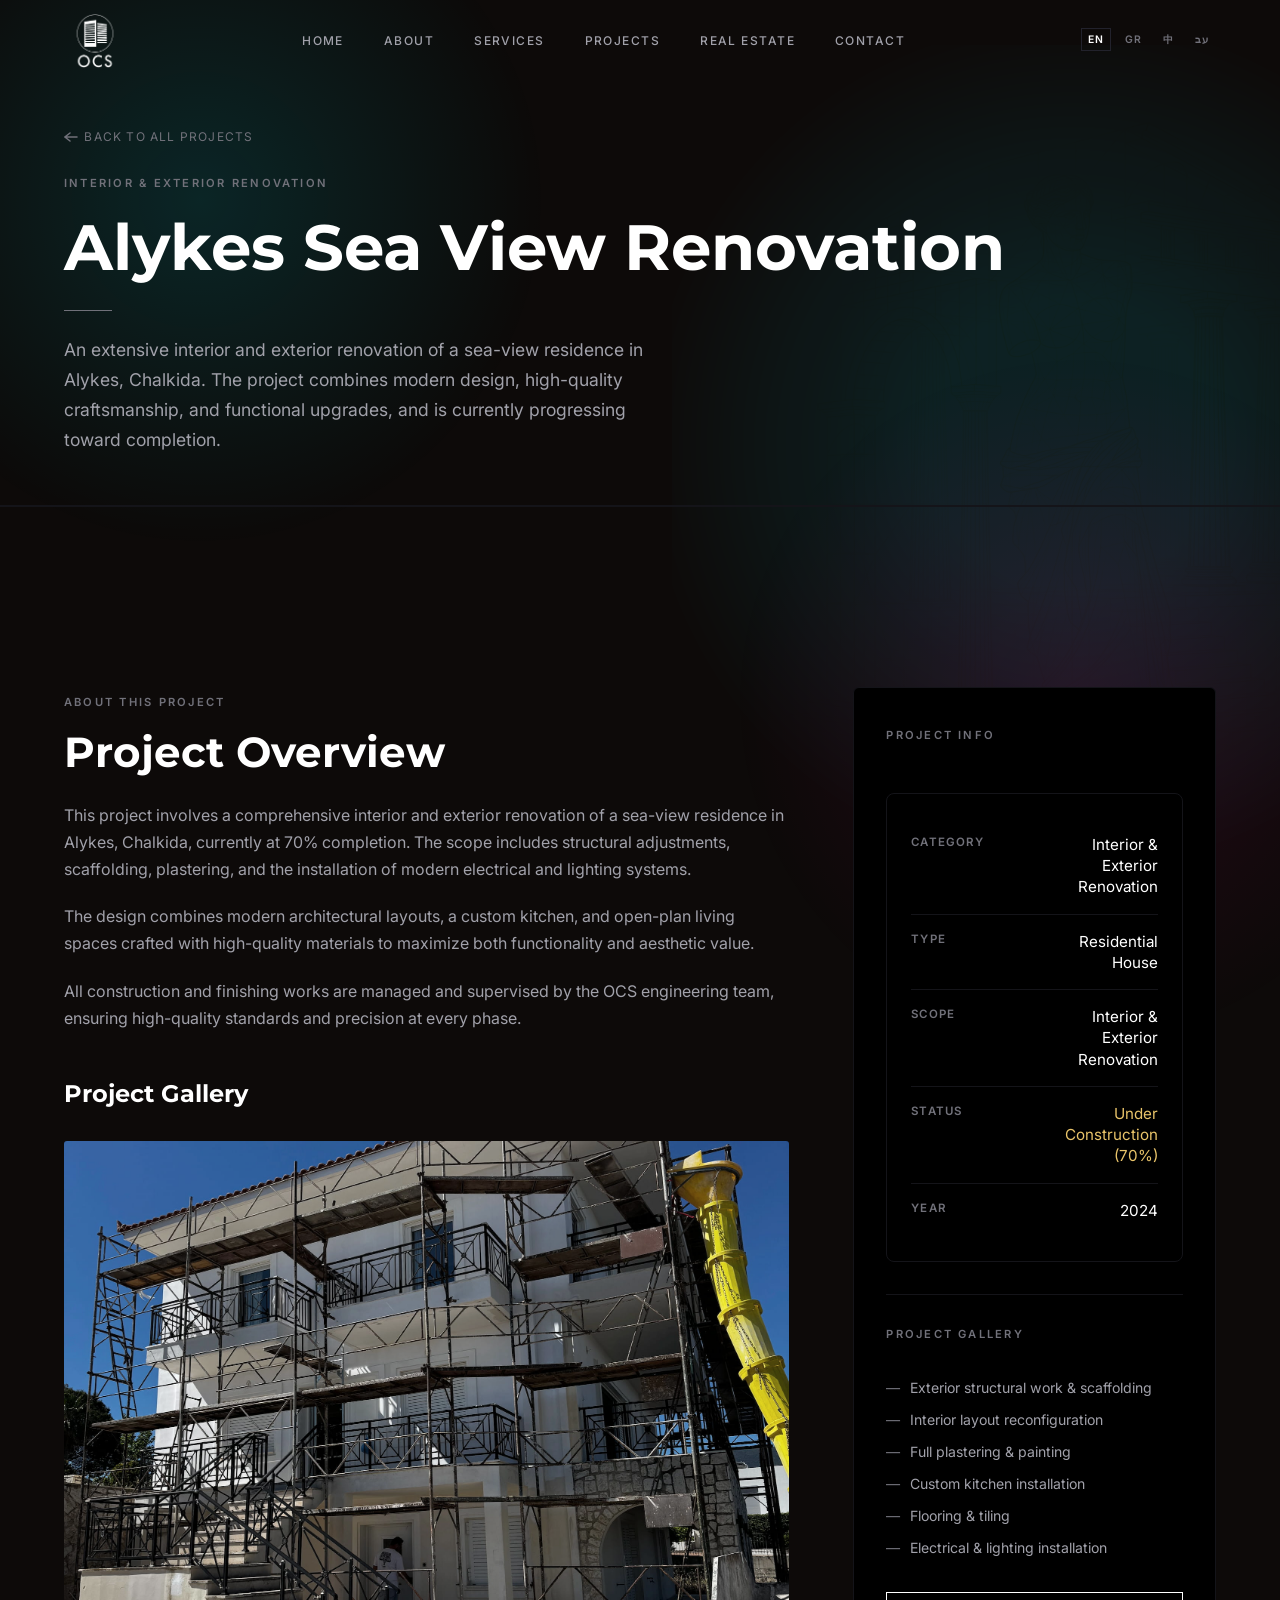
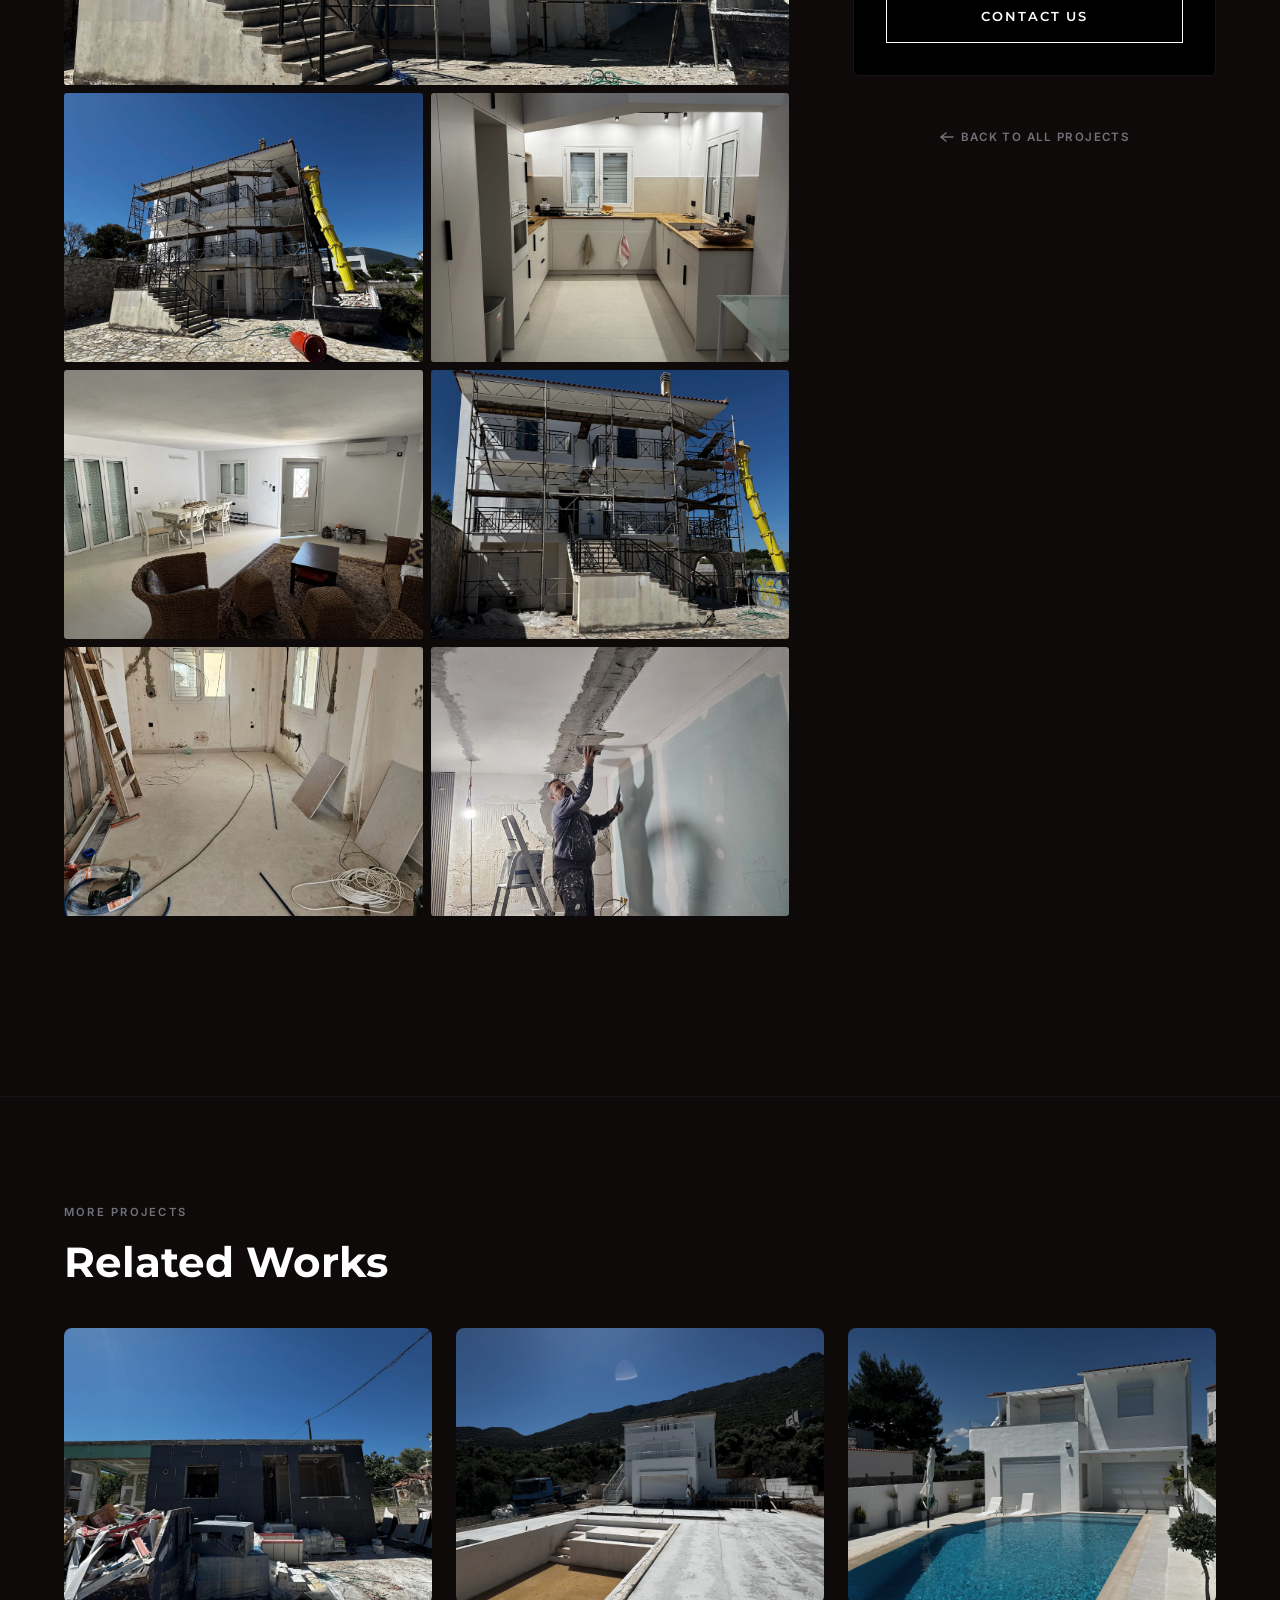
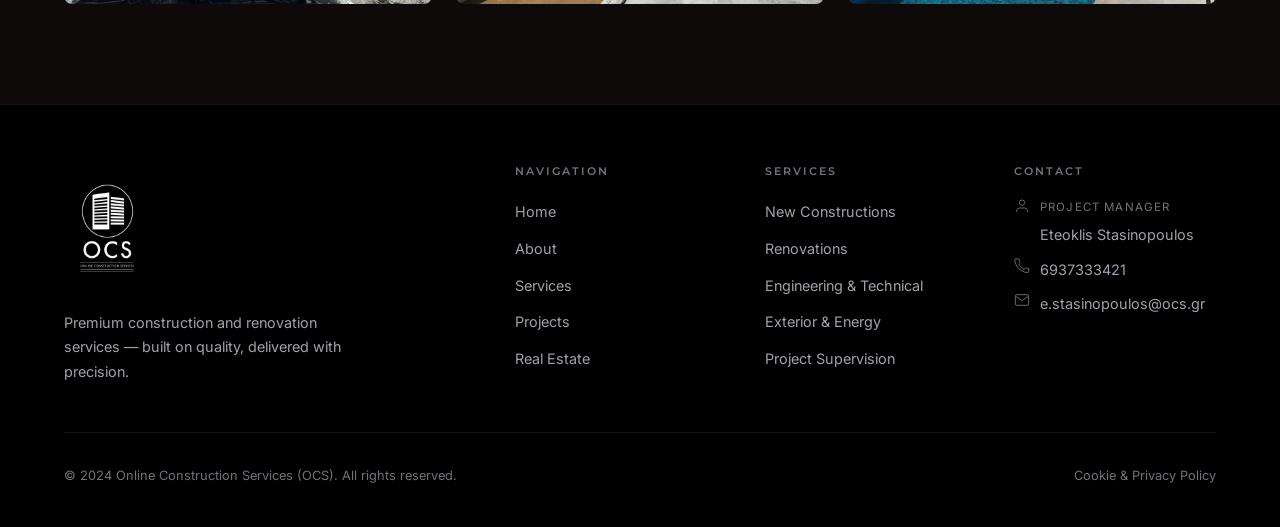
<file: project-house1.html>
<!DOCTYPE html>
<html lang="en" dir="ltr">

<head>
  <meta charset="UTF-8" />
  <meta name="viewport" content="width=device-width, initial-scale=1.0" />
  <title>Alykes Sea View Renovation — OCS | Κατασκευές & Ανακαινίσεις Εύβοια</title>
  <meta name="description"
    content="Complete interior and exterior renovation of a sea-view residence in Alykes, Chalkida by OCS." />
  <meta name="keywords"
    content="ανακαίνιση, Alykes, εξωτερική ανακαίνιση Χαλκίδα, ανακαίνιση κατοικίας Εύβοια, OCS κατασκευές, Alykes Sea View" />
  <meta name="robots" content="index, follow" />
  <meta name="geo.region" content="GR-C" />
  <meta name="geo.placename" content="Χαλκίδα, Εύβοια" />
  <meta name="geo.position" content="38.4627;23.5944" />
  <meta name="ICBM" content="38.4627, 23.5944" />
  <meta property="og:type" content="website" />
  <meta property="og:title" content="Alykes Sea View Renovation — OCS" />
  <meta property="og:description" content="Complete interior and exterior renovation of a sea-view residence in Alykes, Chalkida." />
  <meta property="og:image" content="assets/images/HOUSE1-1.jpg" />
  <meta property="og:locale" content="el_GR" />
  <link rel="stylesheet" href="style.css" />
</head>

<body class=page-project-house1>

  <!-- ═══════════════════════════════════════════
     NAVBAR
════════════════════════════════════════════ -->
  <nav id="navbar">
    <div class="container">
      <a class="nav-logo" href="index.html">
        <img src="assets/images/LOGO2.png" alt="OCS Logo" />
      </a>
      <ul class="nav-links">
        <li><a href="index.html" data-i18n="nav_home">Home</a></li>
        <li><a href="about.html" data-i18n="nav_about">About</a></li>
        <li><a href="services.html" data-i18n="nav_services">Services</a></li>
        <li><a href="projects.html" data-i18n="nav_projects">Projects</a></li>
        <li><a href="realestate.html" data-i18n="nav_realestate">Real Estate</a></li>
        <li><a href="contact.html" data-i18n="nav_contact">Contact</a></li>
      </ul>
      <div class="nav-right">
        <div class="lang-switcher">
          <button class="lang-btn active" data-lang="en">EN</button>
          <button class="lang-btn" data-lang="el">GR</button>
          <button class="lang-btn" data-lang="zh">中</button>
          <button class="lang-btn" data-lang="he">עב</button>
        </div>
        <button class="hamburger" id="hamburger" aria-label="Menu">
          <span></span><span></span><span></span>
        </button>
      </div>
    </div>
  </nav>

  <div class="nav-mobile" id="nav-mobile">
    <a href="index.html" data-i18n="nav_home">Home</a>
    <a href="about.html" data-i18n="nav_about">About</a>
    <a href="services.html" data-i18n="nav_services">Services</a>
    <a href="projects.html" data-i18n="nav_projects">Projects</a>
    <a href="realestate.html"    data-i18n="nav_realestate">Real Estate</a>
    <a href="contact.html" data-i18n="nav_contact">Contact</a>
    <div class="lang-switcher">
      <button class="lang-btn active" data-lang="en">EN</button>
      <button class="lang-btn" data-lang="el">GR</button>
      <button class="lang-btn" data-lang="zh">中</button>
      <button class="lang-btn" data-lang="he">עב</button>
    </div>
  </div>

  <!-- ═══════════════════════════════════════════
     PAGE HERO
════════════════════════════════════════════ -->
  <section class="page-hero" style="background:var(--clr-bg);">
    <div class="container">
      <div style="margin-bottom:1rem;">
        <a href="projects.html"
          style="font-size:0.75rem;letter-spacing:0.1em;text-transform:uppercase;color:var(--clr-grey-500);display:inline-flex;align-items:center;gap:0.4rem;transition:color 0.3s ease;">
          <svg width="14" height="14" viewBox="0 0 14 14" fill="none">
            <path d="M13 7H1M6 3L1 7l5 4" stroke="currentColor" stroke-width="1.5" stroke-linecap="round" />
          </svg>
          <span data-i18n="project_back_all">All Projects</span>
        </a>
      </div>
      <span class="label fade-up" data-i18n="cat_interior_exterior">Renovation · Interior & Exterior</span>
      <h1 class="fade-up delay-1" data-i18n="house1_title">House 1<br>Renovation</h1>
      <div class="divider fade-up delay-2"></div>
      <p class="fade-up delay-2" data-i18n="house1_desc">Complete transformation of House 1 — from early stage scaffolding and structural works to a fully finished luxury interior featuring custom living spaces and kitchen.</p>
    </div>
  </section>

  <!-- ═══════════════════════════════════════════
     PROJECT DETAILS + DESCRIPTION
════════════════════════════════════════════ -->
  <section class="section" style="background:var(--clr-bg); border-top:1px solid var(--clr-border);">
    <div class="container">
      <div class="project-detail-layout">

        <!-- Description -->
        <div>
          <span class="label fade-up" data-i18n="project_about_title">About This Project</span>
          <h2 class="fade-up delay-1" style="margin-bottom:1.5rem;" data-i18n="project_overview_title">Project Overview</h2>
          <p class="fade-up delay-1" style="margin-bottom:1.25rem;" data-i18n="house1_overview_p1">
            This project involved a comprehensive interior and exterior renovation of a residential property. The scope
            included structural adjustments, extensive exterior scaffolding, full interior plastering, and the
            installation of modern electrical and lighting systems.
          </p>
          <p class="fade-up delay-2" style="margin-bottom:1.25rem;" data-i18n="house1_overview_p2">
            The finished result highlights a sophisticated luxury interior, boasting a custom-designed kitchen with
            high-end appliances, and a beautiful open-plan living room finished with premium materials.
          </p>
          <p class="fade-up delay-2" data-i18n="house1_overview_p3">
            All works were carried out under continuous on-site supervision by the OCS engineering and construction
            team, ensuring flawless execution from demolition to final delivery.
          </p>

          <!-- Gallery strip (Customized for House 1) -->
          <h3 class="fade-in delay-3" style="margin-top:3rem; margin-bottom:1.5rem;" data-i18n="project_gallery_title">Project Gallery</h3>
          <div class="project-gallery-strip fade-in delay-3" style="grid-template-columns: repeat(2, 1fr);">
            <img src="assets/images/HOUSE1-3.jpg" alt="Exterior Scaffolding Cover" loading="lazy"
              style="grid-column: span 2;" />
            <img src="assets/images/HOUSE1-1.jpg" alt="Exterior Construction Phase" loading="lazy" />
            <img src="assets/images/HOUSE1-7.jpg" alt="Finished Kitchen" loading="lazy" />
            <img src="assets/images/HOUSE1-2.jpg" alt="Finished Living Room" loading="lazy" />
            <img src="assets/images/HOUSE1-6.jpg" alt="Exterior Back Angle" loading="lazy" />
            <img src="assets/images/HOUSE1-4.jpeg" alt="Interior Works Progress" loading="lazy" />
            <img src="assets/images/HOUSE1-5.jpeg" alt="Ceiling Plastering Works" loading="lazy" />
          </div>
        </div>

        <!-- Info sidebar -->
        <div class="fade-up delay-2">
          <div style="background:var(--clr-surface);border:1px solid var(--clr-border);padding:2rem;border-radius:6px;">
            <span class="label" data-i18n="project_info_title">Project Info</span>
            <div class="project-info-list">
              <div class="project-info-item">
                <span data-i18n="proj_info_category">Category</span>
                <span data-i18n="cat_interior_exterior">Interior & Exterior Renovation</span>
              </div>
              <div class="project-info-item">
                <span data-i18n="proj_info_type">Type</span>
                <span data-i18n="type_house">Residential House</span>
              </div>
              <div class="project-info-item">
                <span data-i18n="proj_info_scope">Scope</span>
                <span data-i18n="house1_scope">Full Property Renovation</span>
              </div>
              <div class="project-info-item">
                <span data-i18n="proj_info_status">Status</span>
                <span style="color:#e9c46a;" data-i18n="house1_status">Under Construction (70%)</span>
              </div>
              <div class="project-info-item">
                <span data-i18n="proj_info_year">Year</span>
                <span>2024</span>
              </div>
            </div>

            <div style="margin-top:2rem; padding-top:1.5rem; border-top:1px solid var(--clr-border);">
              <span class="label" data-i18n="project_gallery_title">Works Included</span>
              <ul style="margin-top:1rem;display:flex;flex-direction:column;gap:0.5rem;">
                <li style="font-size:0.88rem;color:var(--clr-grey-300);display:flex;gap:0.6rem;align-items:flex-start;">
                  <span style="color:var(--clr-grey-500);">—</span><span data-i18n="house1_work_1">Exterior structural work & scaffolding</span></li>
                <li style="font-size:0.88rem;color:var(--clr-grey-300);display:flex;gap:0.6rem;align-items:flex-start;">
                  <span style="color:var(--clr-grey-500);">—</span><span data-i18n="house1_work_2">Interior layout reconfiguration</span></li>
                <li style="font-size:0.88rem;color:var(--clr-grey-300);display:flex;gap:0.6rem;align-items:flex-start;">
                  <span style="color:var(--clr-grey-500);">—</span><span data-i18n="house1_work_3">Full plastering & painting</span></li>
                <li style="font-size:0.88rem;color:var(--clr-grey-300);display:flex;gap:0.6rem;align-items:flex-start;">
                  <span style="color:var(--clr-grey-500);">—</span><span data-i18n="house1_work_4">Custom kitchen installation</span></li>
                <li style="font-size:0.88rem;color:var(--clr-grey-300);display:flex;gap:0.6rem;align-items:flex-start;">
                  <span style="color:var(--clr-grey-500);">—</span><span data-i18n="house1_work_5">Flooring & tiling</span></li>
                <li style="font-size:0.88rem;color:var(--clr-grey-300);display:flex;gap:0.6rem;align-items:flex-start;">
                  <span style="color:var(--clr-grey-500);">—</span><span data-i18n="house1_work_6">Electrical & lighting installation</span></li>
              </ul>
            </div>

            <div style="margin-top:2rem;">
              <a href="contact.html" class="btn" style="width:100%;justify-content:center;" data-i18n="cta_btn">Contact Us</a>
            </div>
          </div>

          <!-- Back link -->
          <div style="margin-top:2rem; text-align:center;">
            <a href="projects.html" class="service-link" style="justify-content:center;">
              <svg viewBox="0 0 14 14" fill="none" xmlns="http://www.w3.org/2000/svg"
                style="width:14px;transform:rotate(180deg);">
                <path d="M1 7h12M8 3l5 4-5 4" stroke="currentColor" stroke-width="1.5" stroke-linecap="round" />
              </svg>
              <span data-i18n="project_back_all">Back to All Projects</span>
            </a>
          </div>
        </div>

      </div>
    </div>
  </section>

  <!-- ═══════════════════════════════════════════
     RELATED PROJECTS
════════════════════════════════════════════ -->
  <section class="section" style="background:var(--clr-surface); border-top:1px solid var(--clr-border);">
    <div class="container">
      <div class="section-head fade-up" style="margin-bottom:2.5rem;">
        <span class="label" data-i18n="project_more_works">More Projects</span>
        <h2 data-i18n="project_related_title">Related Works</h2>
      </div>
      <div class="projects-grid fade-in">
        <a href="project-house2.html" class="project-card">
          <img src="assets/images/HOUSE4-7.jpg" alt="Loukisia Sea View Residence" loading="lazy" />
          <div class="project-overlay">
            <div>
              <h3 data-i18n="house2_title">Eretria Summer Residence</h3>
              <p data-i18n="cat_residential_construction">Residential Construction</p>
            </div>
          </div>
        </a>
        <a href="project-house3.html" class="project-card">
          <img src="assets/images/HOUSE3-6.jpg" alt="Sea View Villa Renovation – Skorponeria" loading="lazy" />
          <div class="project-overlay">
            <div>
              <h3 data-i18n="house3_title">Amarynthos Villa Renovation</h3>
              <p data-i18n="cat_interior_joinery">Interior Design & Joinery</p>
            </div>
          </div>
        </a>
        <a href="project-detail.html" class="project-card">
          <img src="assets/images/HOUSE2-1.jpg" alt="Sea View Villa Renovation – Faros, Avlida" loading="lazy" />
          <div class="project-overlay">
            <div>
              <h3 data-i18n="villa_title">Villa Exterior Renovation</h3>
              <p data-i18n="cat_exterior_landscaping">Exterior & Landscaping</p>
            </div>
          </div>
        </a>
      </div>
    </div>
  </section>

  <!-- ═══════════════════════════════════════════
     FOOTER
════════════════════════════════════════════ -->
  <footer>
    <div class="container">
      <div class="footer-grid">
        <div class="footer-brand">
          <img src="assets/images/LOGO1.png" alt="OCS Logo" />
          <p data-i18n="footer_tagline">Premium construction and renovation services — built on quality, delivered with
            precision.</p>
        </div>
        <div class="footer-col">
          <h4 data-i18n="footer_nav">Navigation</h4>
          <ul>
            <li><a href="index.html" data-i18n="nav_home">Home</a></li>
            <li><a href="about.html" data-i18n="nav_about">About</a></li>
            <li><a href="services.html" data-i18n="nav_services">Services</a></li>
            <li><a href="projects.html" data-i18n="nav_projects">Projects</a></li>
            <li><a href="realestate.html" data-i18n="nav_realestate">Real Estate</a></li>
          </ul>
        </div>
        <div class="footer-col">
          <h4 data-i18n="footer_services">Services</h4>
          <ul>
            <li><a href="services.html#new-constructions" data-i18n="s1_title">New Constructions</a></li>
            <li><a href="services.html#renovations" data-i18n="s2_title">Renovations</a></li>
            <li><a href="services.html#engineering" data-i18n="s3_title">Engineering &amp; Technical</a></li>
            <li><a href="services.html#exterior" data-i18n="s4_title">Exterior &amp; Energy</a></li>
            <li><a href="services.html#supervision" data-i18n="s5_title">Project Supervision</a></li>
          </ul>
        </div>
        <div class="footer-col">
          <h4 data-i18n="footer_contact_title">Contact</h4>
          <div class="footer-contact-item">
            <svg width="16" height="16" viewBox="0 0 24 24" fill="none" stroke="#686868" stroke-width="1.5">
              <path d="M20 21v-2a4 4 0 0 0-4-4H8a4 4 0 0 0-4 4v2" />
              <circle cx="12" cy="7" r="4" />
            </svg>
            <div>
              <span
                style="display:block;color:var(--clr-grey-500);font-size:0.72rem;letter-spacing:0.1em;text-transform:uppercase;margin-bottom:0.2rem;"
                data-i18n="pm_label">Project Manager</span>
              <span>Eteoklis Stasinopoulos</span>
            </div>
          </div>
          <div class="footer-contact-item">
            <svg width="16" height="16" viewBox="0 0 24 24" fill="none" stroke="#686868" stroke-width="1.5">
              <path
                d="M22 16.92v3a2 2 0 0 1-2.18 2 19.79 19.79 0 0 1-8.63-3.07A19.5 19.5 0 0 1 4.15 12 19.79 19.79 0 0 1 1.08 3.4a2 2 0 0 1 1.95-2.18h3a2 2 0 0 1 2 1.72c.13.96.36 1.9.69 2.81a2 2 0 0 1-.45 2.11L7.09 8.91a16 16 0 0 0 8 8l1.27-1.27a2 2 0 0 1 2.11-.45c.91.33 1.85.56 2.81.69A2 2 0 0 1 23 17z" />
            </svg>
            <span><a href="tel:6937333421">6937333421</a></span>
          </div>
          <div class="footer-contact-item">
            <svg width="16" height="16" viewBox="0 0 24 24" fill="none" stroke="#686868" stroke-width="1.5">
              <path d="M4 4h16c1.1 0 2 .9 2 2v12c0 1.1-.9 2-2 2H4c-1.1 0-2-.9-2-2V6c0-1.1.9-2 2-2z" />
              <polyline points="22,6 12,13 2,6" />
            </svg>
            <span><a href="mailto:e.stasinopoulos@ocs.gr">e.stasinopoulos@ocs.gr</a></span>
          </div>
        </div>
      </div>
      <div class="footer-bottom">
        <p data-i18n="footer_copy">© 2024 Online Construction Services (OCS). All rights reserved.</p>
        <a href="cookie-policy.html" data-i18n="cookie_link">Cookie &amp; Privacy Policy</a>
      </div>
    </div>
  </footer>

  <script src="main.js"></script>
  
</body>

</html>
</file>
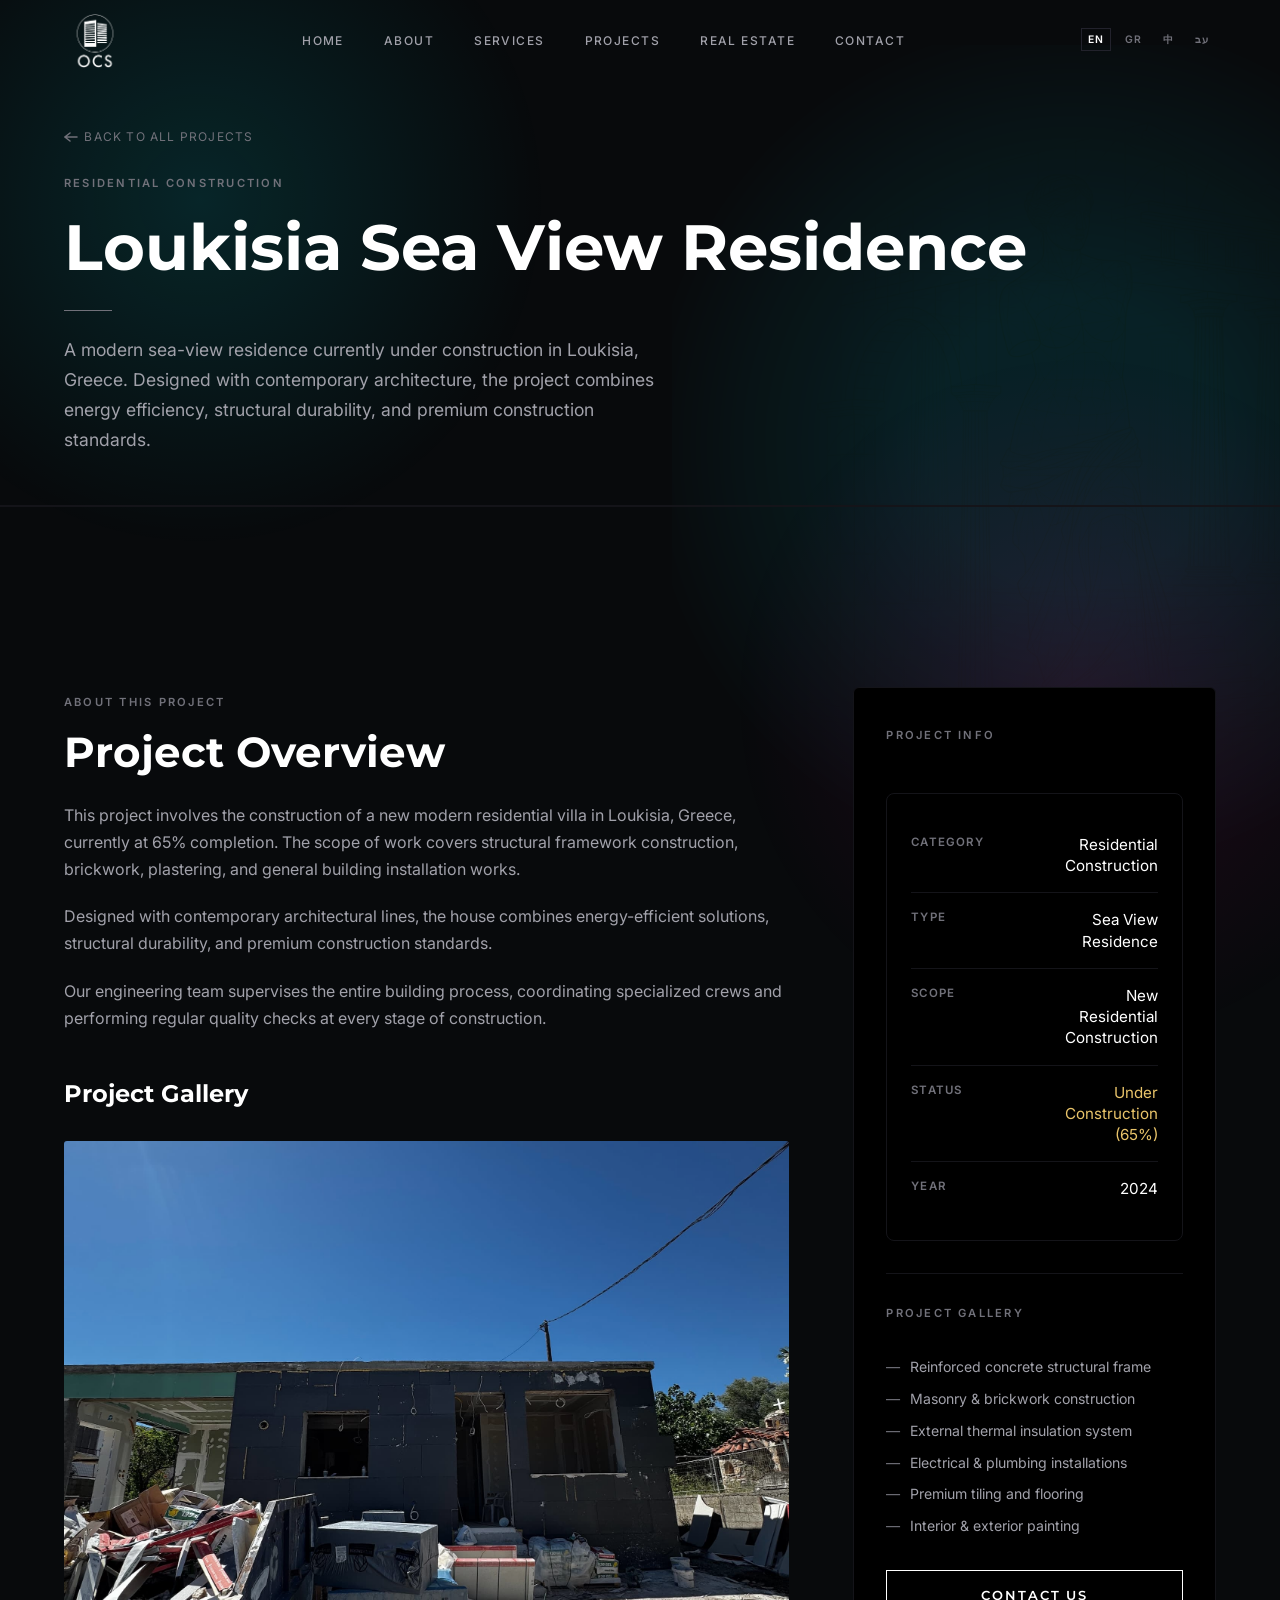
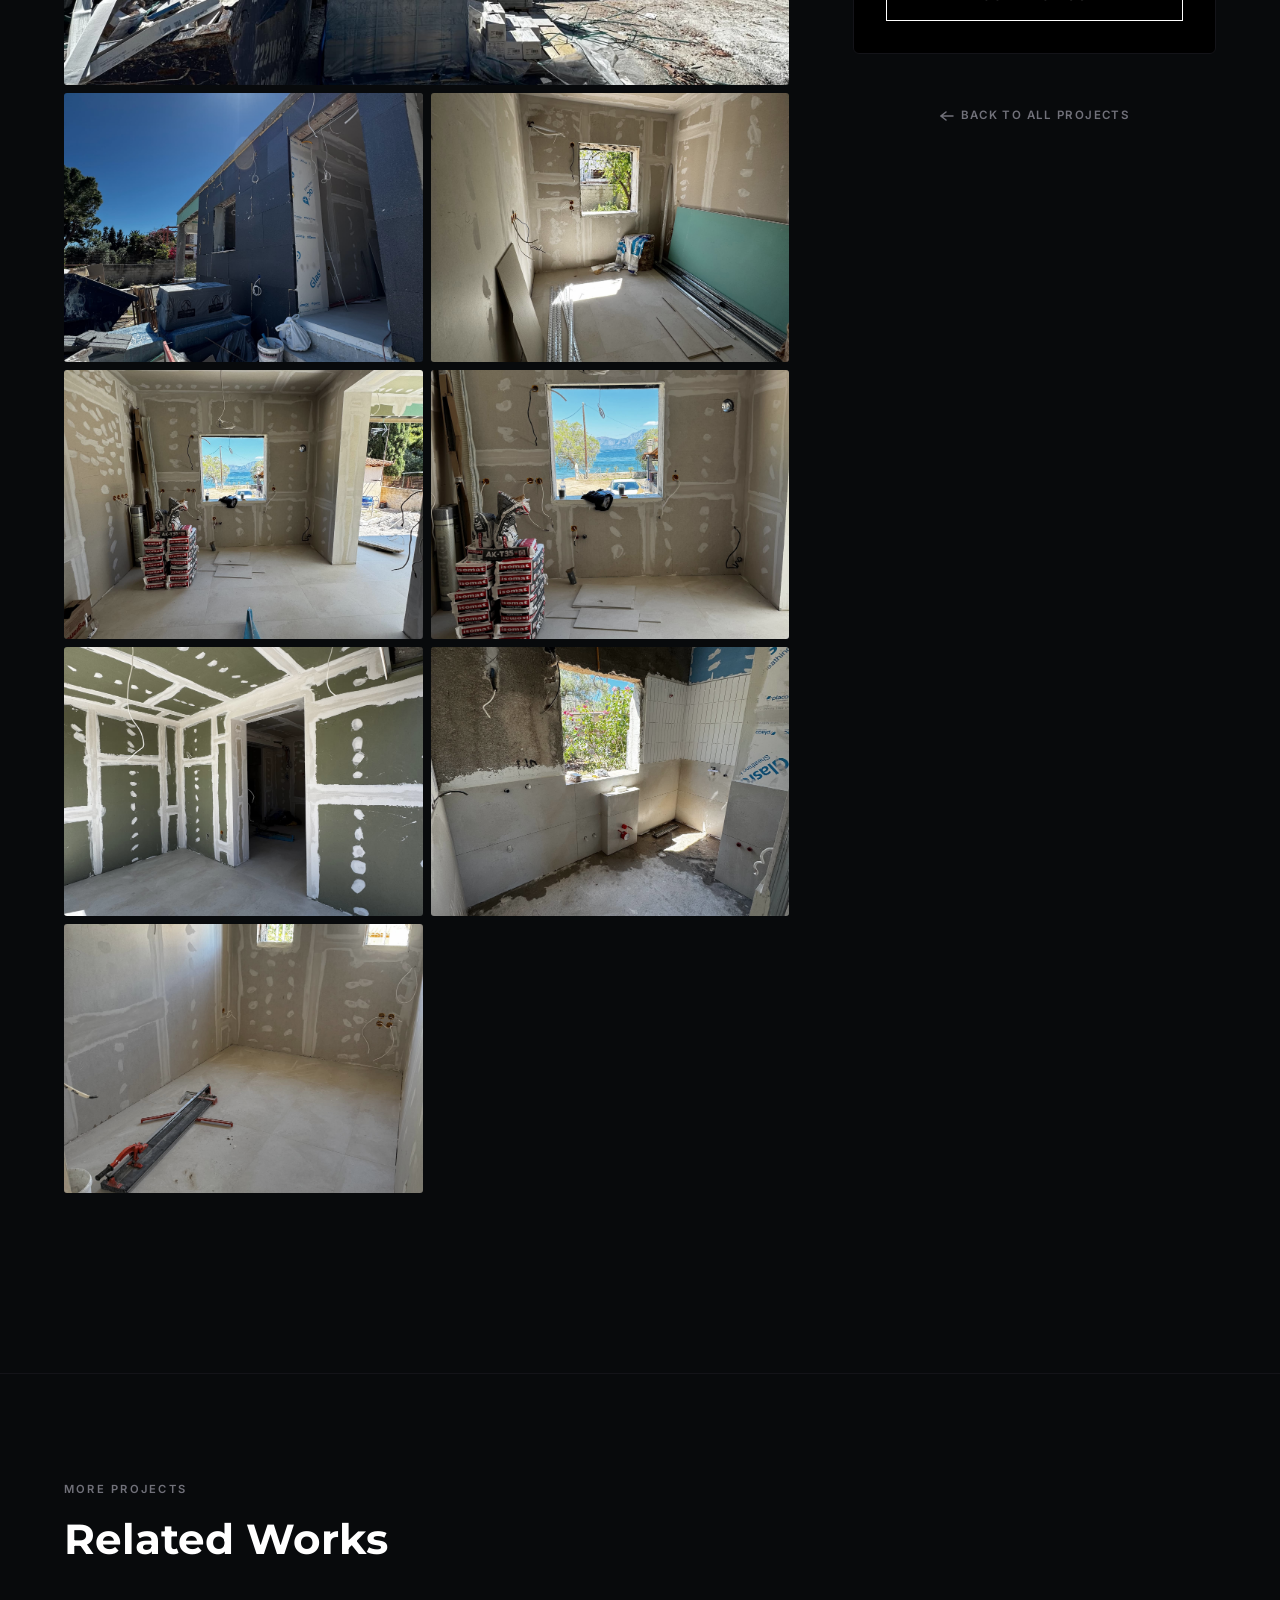
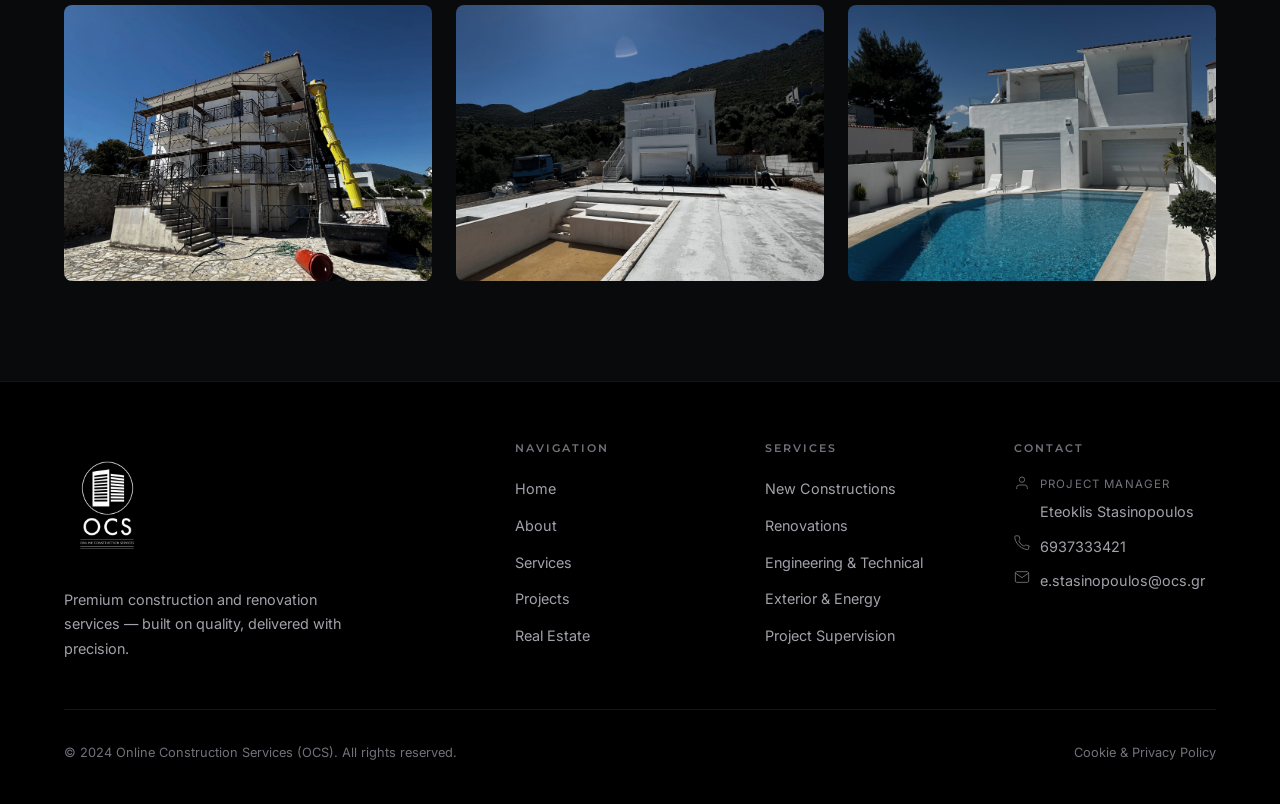
<file: project-house2.html>
<!DOCTYPE html>
<html lang="en" dir="ltr">

<head>
  <meta charset="UTF-8" />
  <meta name="viewport" content="width=device-width, initial-scale=1.0" />
  <title>Loukisia Sea View Residence — OCS | Κατασκευές & Ανακαινίσεις Εύβοια</title>
  <meta name="description"
    content="New construction of a modern sea-view residence in Loukisia, Greece. Structural concrete works, brickwork, and turn-key execution by OCS." />
  <meta name="keywords"
    content="κατασκευή, Loukisia, νέα κατασκευή Εύβοια, OCS κατασκευές, κατοικία με θέα θάλασσα" />
  <meta name="robots" content="index, follow" />
  <meta name="geo.region" content="GR-C" />
  <meta name="geo.placename" content="Χαλκίδα, Εύβοια" />
  <meta name="geo.position" content="38.4627;23.5944" />
  <meta name="ICBM" content="38.4627, 23.5944" />
  <meta property="og:type" content="website" />
  <meta property="og:title" content="Loukisia Sea View Residence — OCS" />
  <meta property="og:description" content="New construction of a modern sea-view residence in Loukisia, Greece." />
  <meta property="og:image" content="assets/images/HOUSE4-7.jpg" />
  <meta property="og:locale" content="el_GR" />
  <link rel="stylesheet" href="style.css" />
</head>

<body class=page-project-house2>

  <!-- ═══════════════════════════════════════════
     NAVBAR
 ════════════════════════════════════════════ -->
  <nav id="navbar">
    <div class="container">
      <a class="nav-logo" href="index.html">
        <img src="assets/images/LOGO2.png" alt="OCS Logo" />
      </a>
      <ul class="nav-links">
        <li><a href="index.html" data-i18n="nav_home">Home</a></li>
        <li><a href="about.html" data-i18n="nav_about">About</a></li>
        <li><a href="services.html" data-i18n="nav_services">Services</a></li>
        <li><a href="projects.html" data-i18n="nav_projects">Projects</a></li>
        <li><a href="realestate.html" data-i18n="nav_realestate">Real Estate</a></li>
        <li><a href="contact.html" data-i18n="nav_contact">Contact</a></li>
      </ul>
      <div class="nav-right">
        <div class="lang-switcher">
          <button class="lang-btn active" data-lang="en">EN</button>
          <button class="lang-btn" data-lang="el">GR</button>
          <button class="lang-btn" data-lang="zh">中</button>
          <button class="lang-btn" data-lang="he">עב</button>
        </div>
        <button class="hamburger" id="hamburger" aria-label="Menu">
          <span></span><span></span><span></span>
        </button>
      </div>
    </div>
  </nav>

  <div class="nav-mobile" id="nav-mobile">
    <a href="index.html" data-i18n="nav_home">Home</a>
    <a href="about.html" data-i18n="nav_about">About</a>
    <a href="services.html" data-i18n="nav_services">Services</a>
    <a href="projects.html" data-i18n="nav_projects">Projects</a>
    <a href="realestate.html"    data-i18n="nav_realestate">Real Estate</a>
    <a href="contact.html" data-i18n="nav_contact">Contact</a>
    <div class="lang-switcher">
      <button class="lang-btn active" data-lang="en">EN</button>
      <button class="lang-btn" data-lang="el">GR</button>
      <button class="lang-btn" data-lang="zh">中</button>
      <button class="lang-btn" data-lang="he">עב</button>
    </div>
  </div>

  <!-- ═══════════════════════════════════════════
     PAGE HERO
 ════════════════════════════════════════════ -->
  <section class="page-hero" style="background:var(--clr-bg);">
    <div class="container">
      <div style="margin-bottom:1rem;">
        <a href="projects.html"
          style="font-size:0.75rem;letter-spacing:0.1em;text-transform:uppercase;color:var(--clr-grey-500);display:inline-flex;align-items:center;gap:0.4rem;transition:color 0.3s ease;">
          <svg width="14" height="14" viewBox="0 0 14 14" fill="none">
            <path d="M13 7H1M6 3L1 7l5 4" stroke="currentColor" stroke-width="1.5" stroke-linecap="round" />
          </svg>
          <span data-i18n="project_back_all">All Projects</span>
        </a>
      </div>
      <span class="label fade-up" data-i18n="cat_residential_construction">Construction · Residential</span>
      <h1 class="fade-up delay-1" data-i18n="house2_title">Eretria Summer<br>Residence</h1>
      <div class="divider fade-up delay-2"></div>
      <p class="fade-up delay-2" data-i18n="house2_desc">A ground-up residential construction project in Eretria — featuring high-durability reinforced concrete, modern brickwork, thermal insulation, and premium interior/exterior finishes.</p>
    </div>
  </section>

  <!-- ═══════════════════════════════════════════
     PROJECT DETAILS + DESCRIPTION
 ════════════════════════════════════════════ -->
  <section class="section" style="background:var(--clr-bg); border-top:1px solid var(--clr-border);">
    <div class="container">
      <div class="project-detail-layout">

        <!-- Description -->
        <div>
          <span class="label fade-up" data-i18n="project_about_title">About This Project</span>
          <h2 class="fade-up delay-1" style="margin-bottom:1.5rem;" data-i18n="project_overview_title">Project Overview</h2>
          <p class="fade-up delay-1" style="margin-bottom:1.25rem;" data-i18n="house2_overview_p1">
            This project involved the complete construction of a new residential summer residence in Eretria. The scope of work covered the excavation, structural concrete framework construction, brickwork, plastering, and general building installation works.
          </p>
          <p class="fade-up delay-2" style="margin-bottom:1.25rem;" data-i18n="house2_overview_p2">
            Designed with modern architectural lines, the house integrates energy-efficient solutions including external thermal insulation systems and aluminum double-glazed windows. The villa represents OCS's dedication to high-quality construction standards and structural durability.
          </p>
          <p class="fade-up delay-2" data-i18n="house2_overview_p3">
            Our engineering team supervised the entire building process, coordinating specialized crews and performing structural checks at every stage, ensuring full compliance with technical studies and regulations.
          </p>

          <!-- Gallery strip -->
          <h3 class="fade-in delay-3" style="margin-top:3rem; margin-bottom:1.5rem;" data-i18n="project_gallery_title">Project Gallery</h3>
          <div class="project-gallery-strip fade-in delay-3" style="grid-template-columns: repeat(2, 1fr);">
            <img src="assets/images/HOUSE4-7.jpg" alt="Eretria Summer Residence Exterior" loading="lazy"
              style="grid-column: span 2;" />
            <img src="assets/images/HOUSE4-8.jpg" alt="Residential Structure" loading="lazy" />
            <img src="assets/images/HOUSE4-3.jpg" alt="Finished Facade Detail" loading="lazy" />
            <img src="assets/images/HOUSE4-4.jpg" alt="Concrete Works" loading="lazy" />
            <img src="assets/images/HOUSE4-5.jpg" alt="Interior View" loading="lazy" />
            <img src="assets/images/HOUSE4-6.jpg" alt="Modern Architecture" loading="lazy" />
            <img src="assets/images/HOUSE4-2.jpg" alt="Facade Construction" loading="lazy" />
            <img src="assets/images/HOUSE4-1.jpg" alt="Completed Residence" loading="lazy" />
          </div>
        </div>

        <!-- Info sidebar -->
        <div class="fade-up delay-2">
          <div style="background:var(--clr-surface);border:1px solid var(--clr-border);padding:2rem;border-radius:6px;">
            <span class="label" data-i18n="project_info_title">Project Info</span>
            <div class="project-info-list">
              <div class="project-info-item">
                <span data-i18n="proj_info_category">Category</span>
                <span data-i18n="cat_residential_construction">Residential Construction</span>
              </div>
              <div class="project-info-item">
                <span data-i18n="proj_info_type">Type</span>
                <span data-i18n="type_residence">Sea View Residence</span>
              </div>
              <div class="project-info-item">
                <span data-i18n="proj_info_scope">Scope</span>
                <span data-i18n="house2_scope">New Construction</span>
              </div>
              <div class="project-info-item">
                <span data-i18n="proj_info_status">Status</span>
                <span style="color:#e9c46a;" data-i18n="house2_status">Under Construction (65%)</span>
              </div>
              <div class="project-info-item">
                <span data-i18n="proj_info_year">Year</span>
                <span>2024</span>
              </div>
            </div>

            <div style="margin-top:2rem; padding-top:1.5rem; border-top:1px solid var(--clr-border);">
              <span class="label" data-i18n="project_gallery_title">Works Included</span>
              <ul style="margin-top:1rem;display:flex;flex-direction:column;gap:0.5rem;">
                <li style="font-size:0.88rem;color:var(--clr-grey-300);display:flex;gap:0.6rem;align-items:flex-start;">
                  <span style="color:var(--clr-grey-500);">—</span><span data-i18n="house2_work_1">Reinforced concrete structural frame</span></li>
                <li style="font-size:0.88rem;color:var(--clr-grey-300);display:flex;gap:0.6rem;align-items:flex-start;">
                  <span style="color:var(--clr-grey-500);">—</span><span data-i18n="house2_work_2">Masonry & brickwork construction</span></li>
                <li style="font-size:0.88rem;color:var(--clr-grey-300);display:flex;gap:0.6rem;align-items:flex-start;">
                  <span style="color:var(--clr-grey-500);">—</span><span data-i18n="house2_work_3">External thermal insulation system</span></li>
                <li style="font-size:0.88rem;color:var(--clr-grey-300);display:flex;gap:0.6rem;align-items:flex-start;">
                  <span style="color:var(--clr-grey-500);">—</span><span data-i18n="house2_work_4">Electrical & plumbing installations</span></li>
                <li style="font-size:0.88rem;color:var(--clr-grey-300);display:flex;gap:0.6rem;align-items:flex-start;">
                  <span style="color:var(--clr-grey-500);">—</span><span data-i18n="house2_work_5">Premium tiling and flooring</span></li>
                <li style="font-size:0.88rem;color:var(--clr-grey-300);display:flex;gap:0.6rem;align-items:flex-start;">
                  <span style="color:var(--clr-grey-500);">—</span><span data-i18n="house2_work_6">Interior & exterior painting</span></li>
              </ul>
            </div>

            <div style="margin-top:2rem;">
              <a href="contact.html" class="btn" style="width:100%;justify-content:center;" data-i18n="cta_btn">Contact Us</a>
            </div>
          </div>

          <!-- Back link -->
          <div style="margin-top:2rem; text-align:center;">
            <a href="projects.html" class="service-link" style="justify-content:center;">
              <svg viewBox="0 0 14 14" fill="none" xmlns="http://www.w3.org/2000/svg"
                style="width:14px;transform:rotate(180deg);">
                <path d="M1 7h12M8 3l5 4-5 4" stroke="currentColor" stroke-width="1.5" stroke-linecap="round" />
              </svg>
              <span data-i18n="project_back_all">Back to All Projects</span>
            </a>
          </div>
        </div>

      </div>
    </div>
  </section>

  <!-- ═══════════════════════════════════════════
     RELATED PROJECTS
 ════════════════════════════════════════════ -->
  <section class="section" style="background:var(--clr-surface); border-top:1px solid var(--clr-border);">
    <div class="container">
      <div class="section-head fade-up" style="margin-bottom:2.5rem;">
        <span class="label" data-i18n="project_more_works">More Projects</span>
        <h2 data-i18n="project_related_title">Related Works</h2>
      </div>
      <div class="projects-grid fade-in">
        <a href="project-house1.html" class="project-card">
          <img src="assets/images/HOUSE1-1.jpg" alt="Alykes Sea View Renovation" loading="lazy" />
          <div class="project-overlay">
            <div>
              <h3 data-i18n="house1_title">House 1 Renovation</h3>
              <p data-i18n="cat_interior_exterior">Interior & Exterior Renovation</p>
            </div>
          </div>
        </a>
        <a href="project-house3.html" class="project-card">
          <img src="assets/images/HOUSE3-6.jpg" alt="Sea View Villa Renovation – Skorponeria" loading="lazy" />
          <div class="project-overlay">
            <div>
              <h3 data-i18n="house3_title">Amarynthos Villa Renovation</h3>
              <p data-i18n="cat_interior_joinery">Interior Design & Joinery</p>
            </div>
          </div>
        </a>
        <a href="project-detail.html" class="project-card">
          <img src="assets/images/HOUSE2-1.jpg" alt="Sea View Villa Renovation – Faros, Avlida" loading="lazy" />
          <div class="project-overlay">
            <div>
              <h3 data-i18n="villa_title">Villa Exterior Renovation</h3>
              <p data-i18n="cat_exterior_landscaping">Exterior & Landscaping</p>
            </div>
          </div>
        </a>
      </div>
    </div>
  </section>

  <!-- ═══════════════════════════════════════════
     FOOTER
 ════════════════════════════════════════════ -->
  <footer>
    <div class="container">
      <div class="footer-grid">
        <div class="footer-brand">
          <img src="assets/images/LOGO1.png" alt="OCS Logo" />
          <p data-i18n="footer_tagline">Premium construction and renovation services — built on quality, delivered with
            precision.</p>
        </div>
        <div class="footer-col">
          <h4 data-i18n="footer_nav">Navigation</h4>
          <ul>
            <li><a href="index.html" data-i18n="nav_home">Home</a></li>
            <li><a href="about.html" data-i18n="nav_about">About</a></li>
            <li><a href="services.html" data-i18n="nav_services">Services</a></li>
            <li><a href="projects.html" data-i18n="nav_projects">Projects</a></li>
            <li><a href="realestate.html" data-i18n="nav_realestate">Real Estate</a></li>
          </ul>
        </div>
        <div class="footer-col">
          <h4 data-i18n="footer_services">Services</h4>
          <ul>
            <li><a href="services.html#new-constructions" data-i18n="s1_title">New Constructions</a></li>
            <li><a href="services.html#renovations" data-i18n="s2_title">Renovations</a></li>
            <li><a href="services.html#engineering" data-i18n="s3_title">Engineering &amp; Technical</a></li>
            <li><a href="services.html#exterior" data-i18n="s4_title">Exterior &amp; Energy</a></li>
            <li><a href="services.html#supervision" data-i18n="s5_title">Project Supervision</a></li>
          </ul>
        </div>
        <div class="footer-col">
          <h4 data-i18n="footer_contact_title">Contact</h4>
          <div class="footer-contact-item">
            <svg width="16" height="16" viewBox="0 0 24 24" fill="none" stroke="#686868" stroke-width="1.5">
              <path d="M20 21v-2a4 4 0 0 0-4-4H8a4 4 0 0 0-4 4v2" />
              <circle cx="12" cy="7" r="4" />
            </svg>
            <div>
              <span
                style="display:block;color:var(--clr-grey-500);font-size:0.72rem;letter-spacing:0.1em;text-transform:uppercase;margin-bottom:0.2rem;"
                data-i18n="pm_label">Project Manager</span>
              <span>Eteoklis Stasinopoulos</span>
            </div>
          </div>
          <div class="footer-contact-item">
            <svg width="16" height="16" viewBox="0 0 24 24" fill="none" stroke="#686868" stroke-width="1.5">
              <path
                d="M22 16.92v3a2 2 0 0 1-2.18 2 19.79 19.79 0 0 1-8.63-3.07A19.5 19.5 0 0 1 4.15 12 19.79 19.79 0 0 1 1.08 3.4a2 2 0 0 1 1.95-2.18h3a2 2 0 0 1 2 1.72c.13.96.36 1.9.69 2.81a2 2 0 0 1-.45 2.11L7.09 8.91a16 16 0 0 0 8 8l1.27-1.27a2 2 0 0 1 2.11-.45c.91.33 1.85.56 2.81.69A2 2 0 0 1 23 17z" />
            </svg>
            <span><a href="tel:6937333421">6937333421</a></span>
          </div>
          <div class="footer-contact-item">
            <svg width="16" height="16" viewBox="0 0 24 24" fill="none" stroke="#686868" stroke-width="1.5">
              <path d="M4 4h16c1.1 0 2 .9 2 2v12c0 1.1-.9 2-2 2H4c-1.1 0-2-.9-2-2V6c0-1.1.9-2 2-2z" />
              <polyline points="22,6 12,13 2,6" />
            </svg>
            <span><a href="mailto:e.stasinopoulos@ocs.gr">e.stasinopoulos@ocs.gr</a></span>
          </div>
        </div>
      </div>
      <div class="footer-bottom">
        <p data-i18n="footer_copy">© 2024 Online Construction Services (OCS). All rights reserved.</p>
        <a href="cookie-policy.html" data-i18n="cookie_link">Cookie &amp; Privacy Policy</a>
      </div>
    </div>
  </footer>

  <script src="main.js"></script>

</body>

</html>
</file>
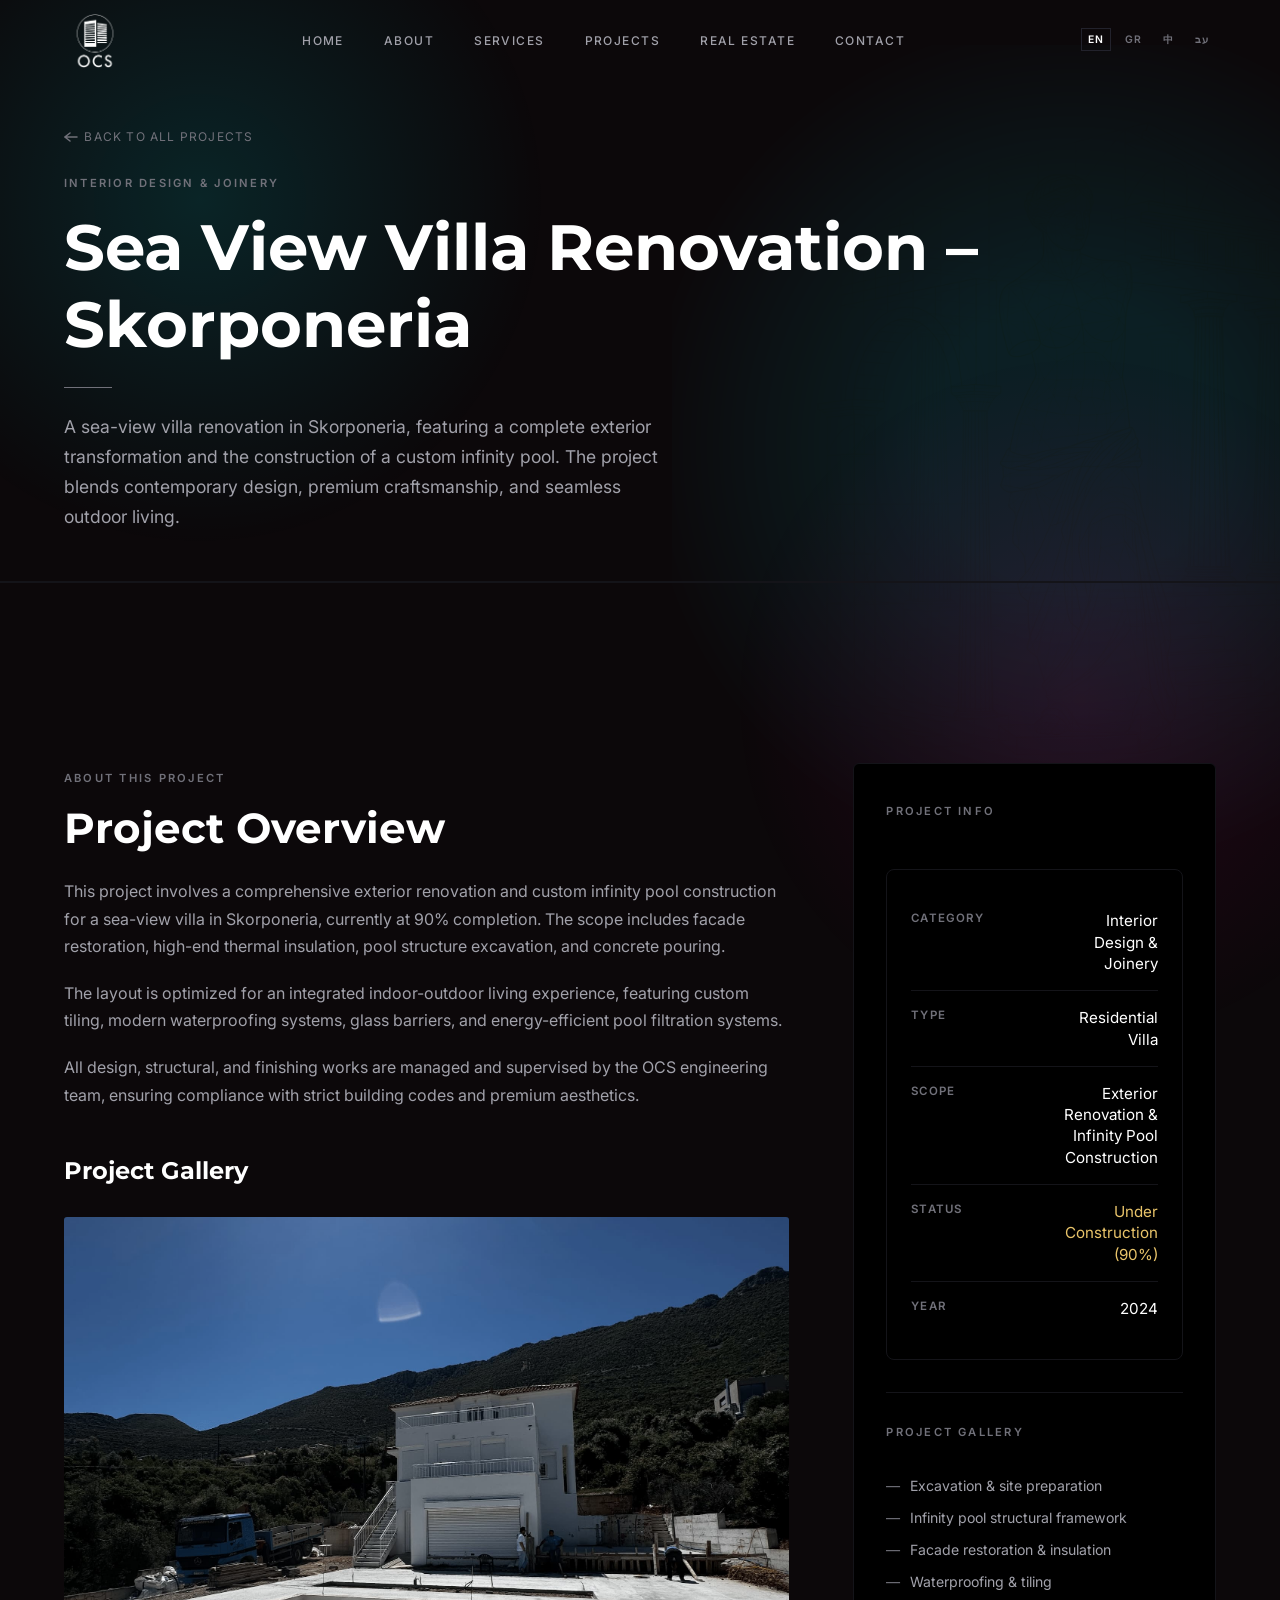
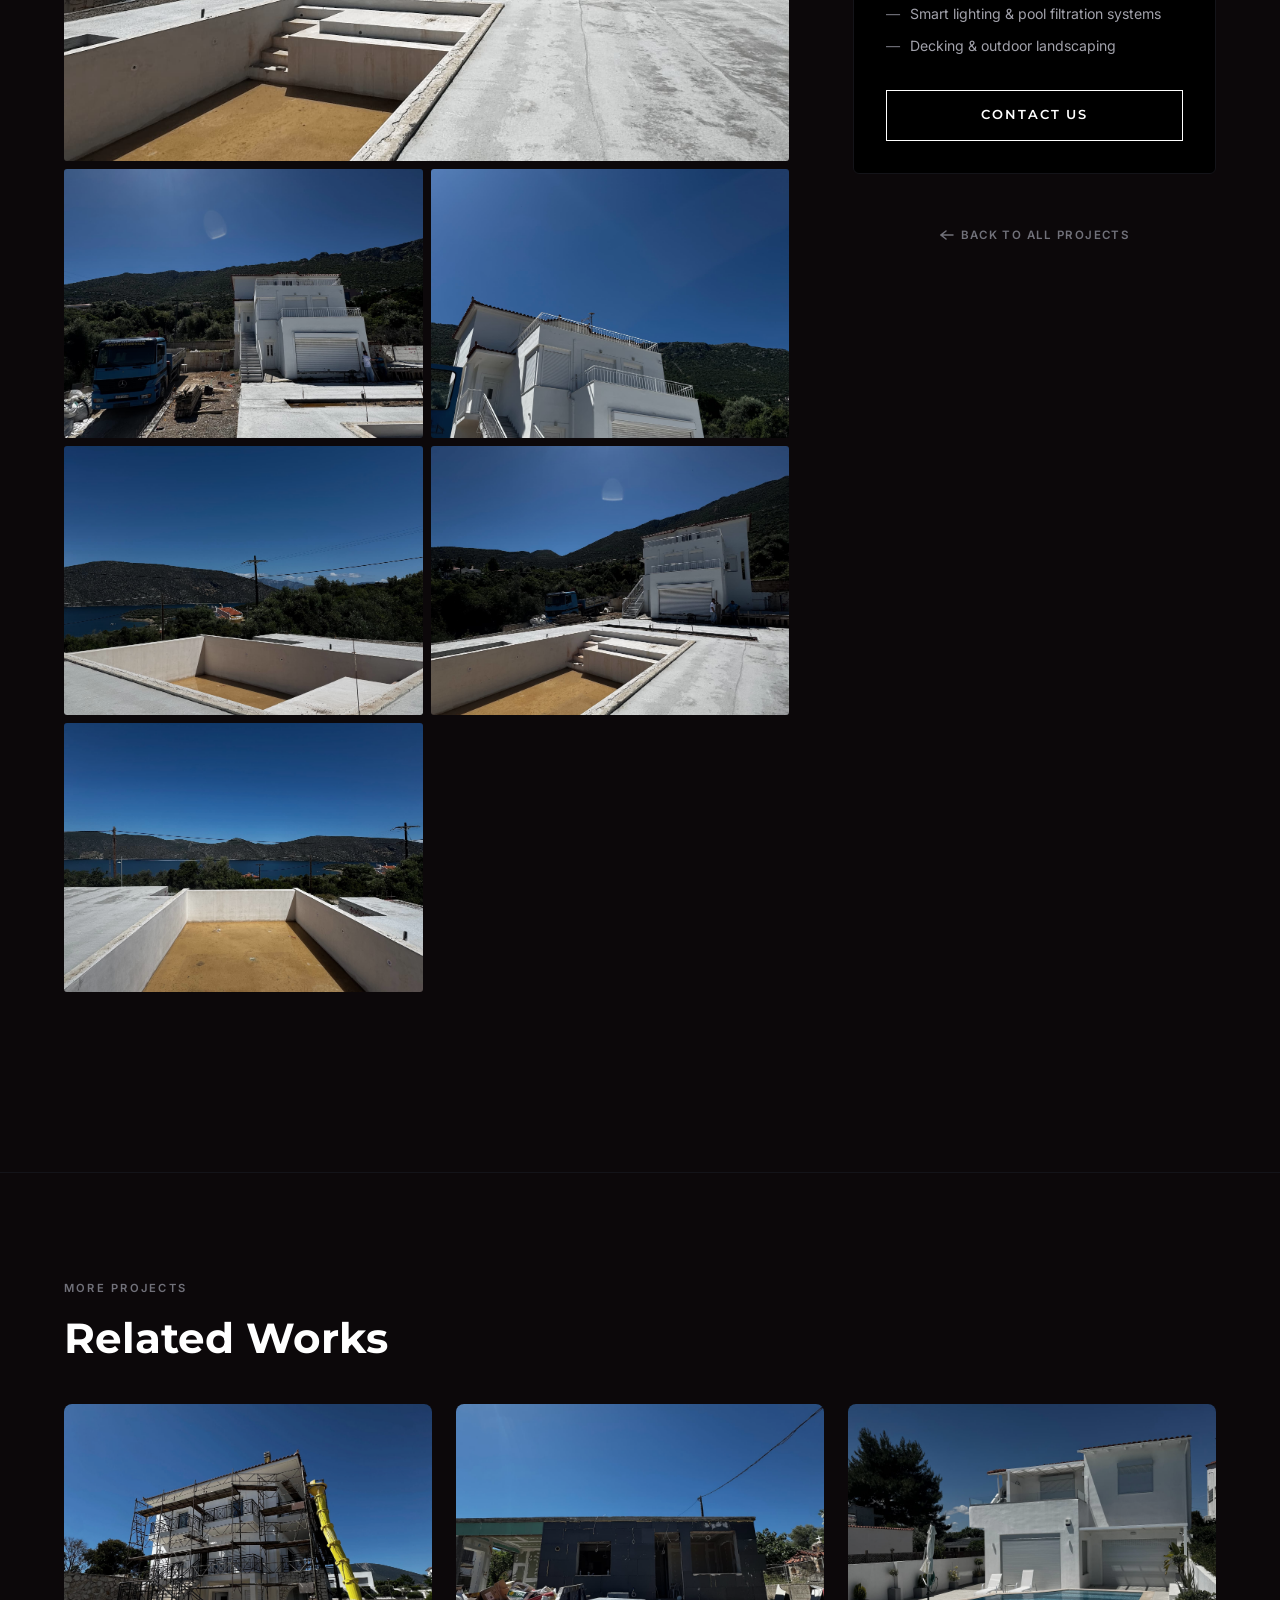
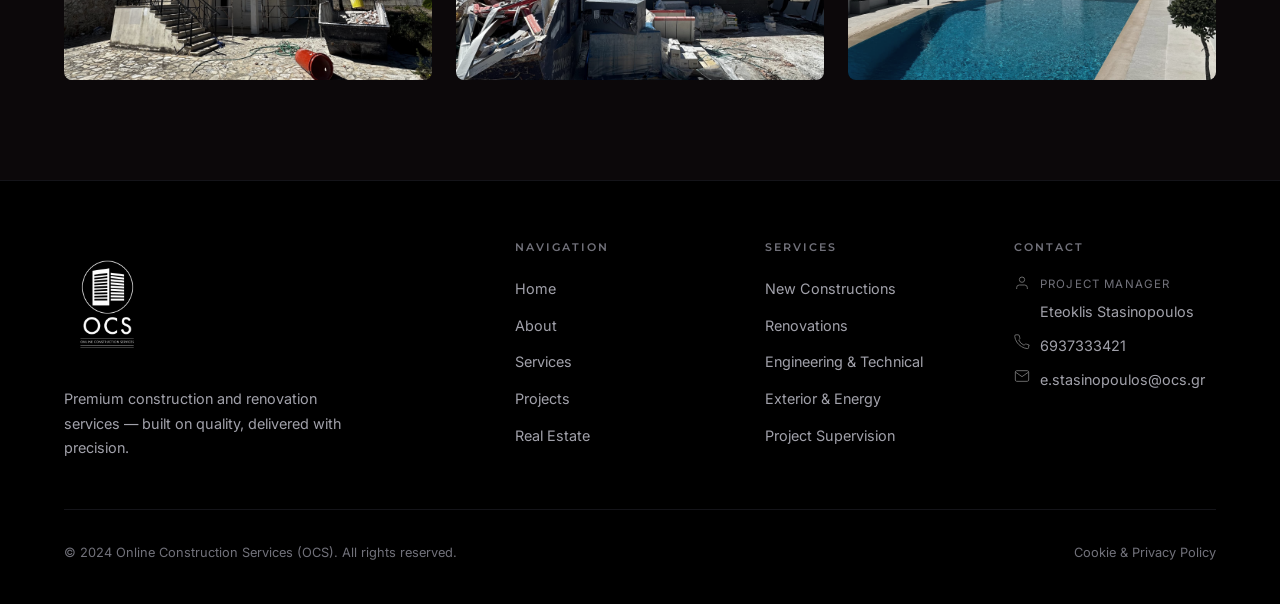
<file: project-house3.html>
<!DOCTYPE html>
<html lang="en" dir="ltr">

<head>
  <meta charset="UTF-8" />
  <meta name="viewport" content="width=device-width, initial-scale=1.0" />
  <title>Sea View Villa Renovation – Skorponeria — OCS | Κατασκευές &amp; Ανακαινίσεις Εύβοια</title>
  <meta name="description"
    content="Exterior villa renovation and custom infinity pool construction in Skorponeria. Premium finishes and modern outdoor design by OCS." />
  <meta name="keywords"
    content="ανακαίνιση, Σκορπονέρια, infinity pool, OCS κατασκευές, ανακαίνιση βίλας Εύβοια" />
  <meta name="robots" content="index, follow" />
  <meta name="geo.region" content="GR-C" />
  <meta name="geo.placename" content="Χαλκίδα, Εύβοια" />
  <meta name="geo.position" content="38.4627;23.5944" />
  <meta name="ICBM" content="38.4627, 23.5944" />
  <meta property="og:type" content="website" />
  <meta property="og:title" content="Sea View Villa Renovation – Skorponeria — OCS" />
  <meta property="og:description" content="Exterior villa renovation and custom infinity pool construction in Skorponeria." />
  <meta property="og:image" content="assets/images/HOUSE3-6.jpg" />
  <meta property="og:locale" content="el_GR" />
  <link rel="stylesheet" href="style.css" />
</head>

<body class=page-project-house3>

  <!-- ═══════════════════════════════════════════
     NAVBAR
 ════════════════════════════════════════════ -->
  <nav id="navbar">
    <div class="container">
      <a class="nav-logo" href="index.html">
        <img src="assets/images/LOGO2.png" alt="OCS Logo" />
      </a>
      <ul class="nav-links">
        <li><a href="index.html" data-i18n="nav_home">Home</a></li>
        <li><a href="about.html" data-i18n="nav_about">About</a></li>
        <li><a href="services.html" data-i18n="nav_services">Services</a></li>
        <li><a href="projects.html" data-i18n="nav_projects">Projects</a></li>
        <li><a href="realestate.html" data-i18n="nav_realestate">Real Estate</a></li>
        <li><a href="contact.html" data-i18n="nav_contact">Contact</a></li>
      </ul>
      <div class="nav-right">
        <div class="lang-switcher">
          <button class="lang-btn active" data-lang="en">EN</button>
          <button class="lang-btn" data-lang="el">GR</button>
          <button class="lang-btn" data-lang="zh">中</button>
          <button class="lang-btn" data-lang="he">עב</button>
        </div>
        <button class="hamburger" id="hamburger" aria-label="Menu">
          <span></span><span></span><span></span>
        </button>
      </div>
    </div>
  </nav>

  <div class="nav-mobile" id="nav-mobile">
    <a href="index.html" data-i18n="nav_home">Home</a>
    <a href="about.html" data-i18n="nav_about">About</a>
    <a href="services.html" data-i18n="nav_services">Services</a>
    <a href="projects.html" data-i18n="nav_projects">Projects</a>
    <a href="realestate.html"    data-i18n="nav_realestate">Real Estate</a>
    <a href="contact.html" data-i18n="nav_contact">Contact</a>
    <div class="lang-switcher">
      <button class="lang-btn active" data-lang="en">EN</button>
      <button class="lang-btn" data-lang="el">GR</button>
      <button class="lang-btn" data-lang="zh">中</button>
      <button class="lang-btn" data-lang="he">עב</button>
    </div>
  </div>

  <!-- ═══════════════════════════════════════════
     PAGE HERO
 ════════════════════════════════════════════ -->
  <section class="page-hero" style="background:var(--clr-bg);">
    <div class="container">
      <div style="margin-bottom:1rem;">
        <a href="projects.html"
          style="font-size:0.75rem;letter-spacing:0.1em;text-transform:uppercase;color:var(--clr-grey-500);display:inline-flex;align-items:center;gap:0.4rem;transition:color 0.3s ease;">
          <svg width="14" height="14" viewBox="0 0 14 14" fill="none">
            <path d="M13 7H1M6 3L1 7l5 4" stroke="currentColor" stroke-width="1.5" stroke-linecap="round" />
          </svg>
          <span data-i18n="project_back_all">All Projects</span>
        </a>
      </div>
      <span class="label fade-up" data-i18n="cat_interior_joinery">Renovation · Interior Design</span>
      <h1 class="fade-up delay-1" data-i18n="house3_title">Amarynthos Villa<br>Renovation</h1>
      <div class="divider fade-up delay-2"></div>
      <p class="fade-up delay-2" data-i18n="house3_desc">A high-end interior reconstruction in Amarynthos — featuring bespoke wooden installations, open-plan living spaces, custom-built kitchen cabinetry, and energy-efficient lighting designs.</p>
    </div>
  </section>

  <!-- ═══════════════════════════════════════════
     PROJECT DETAILS + DESCRIPTION
 ════════════════════════════════════════════ -->
  <section class="section" style="background:var(--clr-bg); border-top:1px solid var(--clr-border);">
    <div class="container">
      <div class="project-detail-layout">

        <!-- Description -->
        <div>
          <span class="label fade-up" data-i18n="project_about_title">About This Project</span>
          <h2 class="fade-up delay-1" style="margin-bottom:1.5rem;" data-i18n="project_overview_title">Project Overview</h2>
          <p class="fade-up delay-1" style="margin-bottom:1.25rem;" data-i18n="house3_overview_p1">
            This project delivered a comprehensive interior reconfiguration and luxury upgrade of a residential villa in Amarynthos. The core of the renovation was centered around optimizing the living spaces to create a seamless flow between the indoor and outdoor entertainment areas.
          </p>
          <p class="fade-up delay-2" style="margin-bottom:1.25rem;" data-i18n="house3_overview_p2">
            The scope of work included the demolition of old interior partitions, installation of new underfloor heating systems, custom plasterboard ceilings with integrated led profiles, and premium kitchen and bathroom fit-outs. Special care was given to the custom carpentry works, designed to meet the client's high aesthetic expectations.
          </p>
          <p class="fade-up delay-2" data-i18n="house3_overview_p3">
            Supervised closely by our mechanical and architectural engineering team, the renovation showcases how combining technical precision with premium quality materials results in a highly functional, contemporary living space.
          </p>

          <!-- Gallery strip -->
          <h3 class="fade-in delay-3" style="margin-top:3rem; margin-bottom:1.5rem;" data-i18n="project_gallery_title">Project Gallery</h3>
          <div class="project-gallery-strip fade-in delay-3" style="grid-template-columns: repeat(2, 1fr);">
            <img src="assets/images/HOUSE3-6.jpg" alt="Amarynthos Villa Renovation Interior" loading="lazy"
              style="grid-column: span 2;" />
            <img src="assets/images/HOUSE3-2.jpg" alt="Finished Bedroom Joinery" loading="lazy" />
            <img src="assets/images/HOUSE3-3.jpg" alt="Bespoke Kitchen Cabinets" loading="lazy" />
            <img src="assets/images/HOUSE3-4.jpg" alt="Living Room Area" loading="lazy" />
            <img src="assets/images/HOUSE3-5.jpg" alt="Dining Area and Details" loading="lazy" />
            <img src="assets/images/HOUSE3-1.jpg" alt="Bathroom and Custom Finishes" loading="lazy" />
          </div>
        </div>

        <!-- Info sidebar -->
        <div class="fade-up delay-2">
          <div style="background:var(--clr-surface);border:1px solid var(--clr-border);padding:2rem;border-radius:6px;">
            <span class="label" data-i18n="project_info_title">Project Info</span>
            <div class="project-info-list">
              <div class="project-info-item">
                <span data-i18n="proj_info_category">Category</span>
                <span data-i18n="cat_interior_joinery">Interior Design & Joinery</span>
              </div>
              <div class="project-info-item">
                <span data-i18n="proj_info_type">Type</span>
                <span data-i18n="type_villa">Residential Villa</span>
              </div>
              <div class="project-info-item">
                <span data-i18n="proj_info_scope">Scope</span>
                <span data-i18n="house3_scope">Interior Renovation</span>
              </div>
              <div class="project-info-item">
                <span data-i18n="proj_info_status">Status</span>
                <span style="color:#e9c46a;" data-i18n="house3_status">Under Construction (90%)</span>
              </div>
              <div class="project-info-item">
                <span data-i18n="proj_info_year">Year</span>
                <span>2024</span>
              </div>
            </div>

            <div style="margin-top:2rem; padding-top:1.5rem; border-top:1px solid var(--clr-border);">
              <span class="label" data-i18n="project_gallery_title">Works Included</span>
              <ul style="margin-top:1rem;display:flex;flex-direction:column;gap:0.5rem;">
                <li style="font-size:0.88rem;color:var(--clr-grey-300);display:flex;gap:0.6rem;align-items:flex-start;">
                  <span style="color:var(--clr-grey-500);">—</span><span data-i18n="house3_work_1">Interior remodeling & drywall partition walls</span></li>
                <li style="font-size:0.88rem;color:var(--clr-grey-300);display:flex;gap:0.6rem;align-items:flex-start;">
                  <span style="color:var(--clr-grey-500);">—</span><span data-i18n="house3_work_2">Integrated smart lighting and electrical works</span></li>
                <li style="font-size:0.88rem;color:var(--clr-grey-300);display:flex;gap:0.6rem;align-items:flex-start;">
                  <span style="color:var(--clr-grey-500);">—</span><span data-i18n="house3_work_3">Custom-built kitchen cabinets & countertops</span></li>
                <li style="font-size:0.88rem;color:var(--clr-grey-300);display:flex;gap:0.6rem;align-items:flex-start;">
                  <span style="color:var(--clr-grey-500);">—</span><span data-i18n="house3_work_4">Luxury bathroom fitting and plumbing updates</span></li>
                <li style="font-size:0.88rem;color:var(--clr-grey-300);display:flex;gap:0.6rem;align-items:flex-start;">
                  <span style="color:var(--clr-grey-500);">—</span><span data-i18n="house3_work_5">High-end wood flooring and tile installation</span></li>
                <li style="font-size:0.88rem;color:var(--clr-grey-300);display:flex;gap:0.6rem;align-items:flex-start;">
                  <span style="color:var(--clr-grey-500);">—</span><span data-i18n="house3_work_6">Premium paint applications and wall treatments</span></li>
              </ul>
            </div>

            <div style="margin-top:2rem;">
              <a href="contact.html" class="btn" style="width:100%;justify-content:center;" data-i18n="cta_btn">Contact Us</a>
            </div>
          </div>

          <!-- Back link -->
          <div style="margin-top:2rem; text-align:center;">
            <a href="projects.html" class="service-link" style="justify-content:center;">
              <svg viewBox="0 0 14 14" fill="none" xmlns="http://www.w3.org/2000/svg"
                style="width:14px;transform:rotate(180deg);">
                <path d="M1 7h12M8 3l5 4-5 4" stroke="currentColor" stroke-width="1.5" stroke-linecap="round" />
              </svg>
              <span data-i18n="project_back_all">Back to All Projects</span>
            </a>
          </div>
        </div>

      </div>
    </div>
  </section>

  <!-- ═══════════════════════════════════════════
     RELATED PROJECTS
 ════════════════════════════════════════════ -->
  <section class="section" style="background:var(--clr-surface); border-top:1px solid var(--clr-border);">
    <div class="container">
      <div class="section-head fade-up" style="margin-bottom:2.5rem;">
        <span class="label" data-i18n="project_more_works">More Projects</span>
        <h2 data-i18n="project_related_title">Related Works</h2>
      </div>
      <div class="projects-grid fade-in">
        <a href="project-house1.html" class="project-card">
          <img src="assets/images/HOUSE1-1.jpg" alt="House 1 Renovation" loading="lazy" />
          <div class="project-overlay">
            <div>
              <h3 data-i18n="house1_title">House 1 Renovation</h3>
              <p data-i18n="cat_interior_exterior">Interior & Exterior Renovation</p>
            </div>
          </div>
        </a>
        <a href="project-house2.html" class="project-card">
          <img src="assets/images/HOUSE4-7.jpg" alt="Loukisia Sea View Residence" loading="lazy" />
          <div class="project-overlay">
            <div>
              <h3 data-i18n="house2_title">Eretria Summer Residence</h3>
              <p data-i18n="cat_residential_construction">Residential Construction</p>
            </div>
          </div>
        </a>
        <a href="project-detail.html" class="project-card">
          <img src="assets/images/HOUSE2-1.jpg" alt="Sea View Villa Renovation – Faros, Avlida" loading="lazy" />
          <div class="project-overlay">
            <div>
              <h3 data-i18n="villa_title">Villa Exterior Renovation</h3>
              <p data-i18n="cat_exterior_landscaping">Exterior & Landscaping</p>
            </div>
          </div>
        </a>
      </div>
    </div>
  </section>

  <!-- ═══════════════════════════════════════════
     FOOTER
 ════════════════════════════════════════════ -->
  <footer>
    <div class="container">
      <div class="footer-grid">
        <div class="footer-brand">
          <img src="assets/images/LOGO1.png" alt="OCS Logo" />
          <p data-i18n="footer_tagline">Premium construction and renovation services — built on quality, delivered with
            precision.</p>
        </div>
        <div class="footer-col">
          <h4 data-i18n="footer_nav">Navigation</h4>
          <ul>
            <li><a href="index.html" data-i18n="nav_home">Home</a></li>
            <li><a href="about.html" data-i18n="nav_about">About</a></li>
            <li><a href="services.html" data-i18n="nav_services">Services</a></li>
            <li><a href="projects.html" data-i18n="nav_projects">Projects</a></li>
            <li><a href="realestate.html" data-i18n="nav_realestate">Real Estate</a></li>
          </ul>
        </div>
        <div class="footer-col">
          <h4 data-i18n="footer_services">Services</h4>
          <ul>
            <li><a href="services.html#new-constructions" data-i18n="s1_title">New Constructions</a></li>
            <li><a href="services.html#renovations" data-i18n="s2_title">Renovations</a></li>
            <li><a href="services.html#engineering" data-i18n="s3_title">Engineering &amp; Technical</a></li>
            <li><a href="services.html#exterior" data-i18n="s4_title">Exterior &amp; Energy</a></li>
            <li><a href="services.html#supervision" data-i18n="s5_title">Project Supervision</a></li>
          </ul>
        </div>
        <div class="footer-col">
          <h4 data-i18n="footer_contact_title">Contact</h4>
          <div class="footer-contact-item">
            <svg width="16" height="16" viewBox="0 0 24 24" fill="none" stroke="#686868" stroke-width="1.5">
              <path d="M20 21v-2a4 4 0 0 0-4-4H8a4 4 0 0 0-4 4v2" />
              <circle cx="12" cy="7" r="4" />
            </svg>
            <div>
              <span
                style="display:block;color:var(--clr-grey-500);font-size:0.72rem;letter-spacing:0.1em;text-transform:uppercase;margin-bottom:0.2rem;"
                data-i18n="pm_label">Project Manager</span>
              <span>Eteoklis Stasinopoulos</span>
            </div>
          </div>
          <div class="footer-contact-item">
            <svg width="16" height="16" viewBox="0 0 24 24" fill="none" stroke="#686868" stroke-width="1.5">
              <path
                d="M22 16.92v3a2 2 0 0 1-2.18 2 19.79 19.79 0 0 1-8.63-3.07A19.5 19.5 0 0 1 4.15 12 19.79 19.79 0 0 1 1.08 3.4a2 2 0 0 1 1.95-2.18h3a2 2 0 0 1 2 1.72c.13.96.36 1.9.69 2.81a2 2 0 0 1-.45 2.11L7.09 8.91a16 16 0 0 0 8 8l1.27-1.27a2 2 0 0 1 2.11-.45c.91.33 1.85.56 2.81.69A2 2 0 0 1 23 17z" />
            </svg>
            <span><a href="tel:6937333421">6937333421</a></span>
          </div>
          <div class="footer-contact-item">
            <svg width="16" height="16" viewBox="0 0 24 24" fill="none" stroke="#686868" stroke-width="1.5">
              <path d="M4 4h16c1.1 0 2 .9 2 2v12c0 1.1-.9 2-2 2H4c-1.1 0-2-.9-2-2V6c0-1.1.9-2 2-2z" />
              <polyline points="22,6 12,13 2,6" />
            </svg>
            <span><a href="mailto:e.stasinopoulos@ocs.gr">e.stasinopoulos@ocs.gr</a></span>
          </div>
        </div>
      </div>
      <div class="footer-bottom">
        <p data-i18n="footer_copy">© 2024 Online Construction Services (OCS). All rights reserved.</p>
        <a href="cookie-policy.html" data-i18n="cookie_link">Cookie &amp; Privacy Policy</a>
      </div>
    </div>
  </footer>

  <script src="main.js"></script>

</body>

</html>
</file>
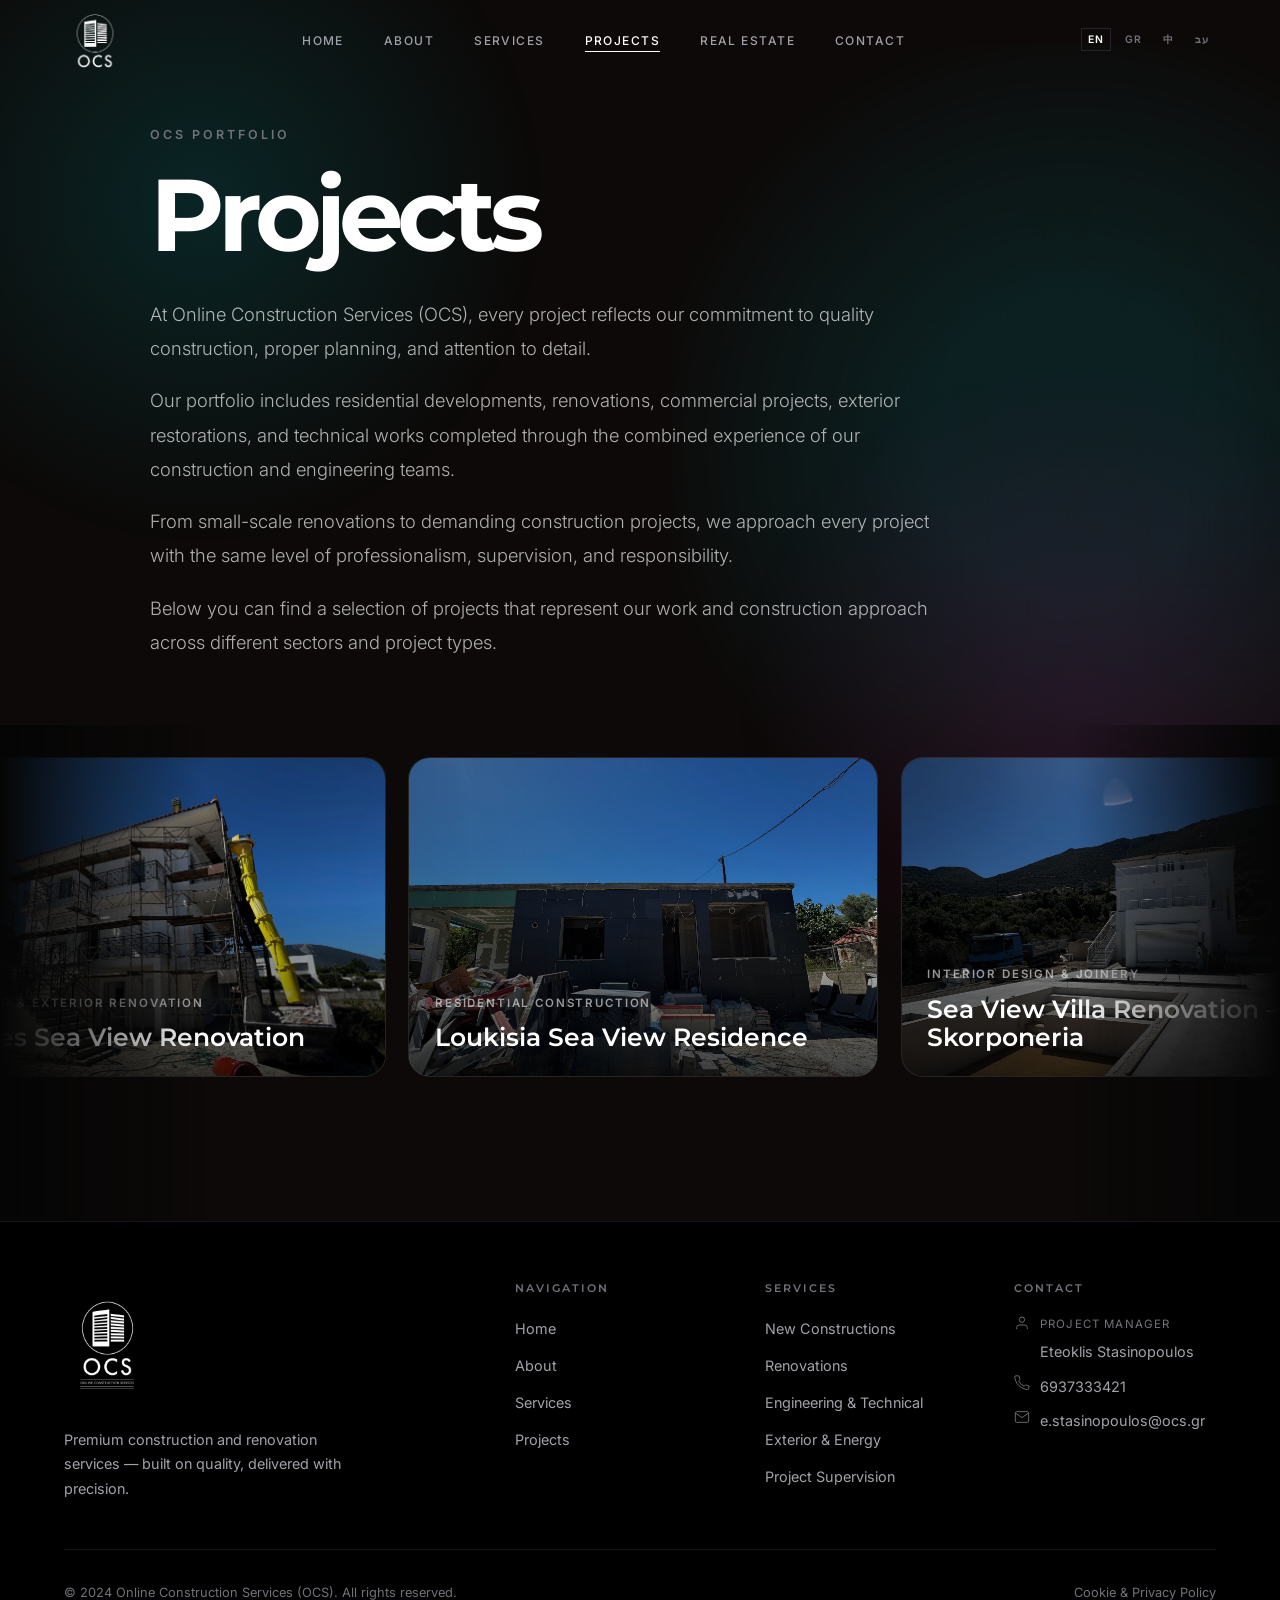
<file: projects.html>
<!DOCTYPE html>
<html lang="en" dir="ltr">

<head>
  <meta charset="UTF-8" />
  <meta name="viewport" content="width=device-width, initial-scale=1.0" />
  <title>Έργα — OCS | Κατασκευές & Ανακαινίσεις Χαλκίδα, Εύβοια</title>
  <meta name="description"
    content="Επιλεγμένα έργα της OCS σε Χαλκίδα, Εύβοια, Ερέτρια και Αμάρυνθος: ανακαινίσεις κατοικιών, εξωτερικές αποκαταστάσεις και νέες κατασκευές." />
  <meta name="keywords"
    content="έργα κατασκευής Χαλκίδα, έργα ανακαίνισης Εύβοια, εργολάβος Εύβοια, οικοδομικά έργα Χαλκίδα, ανακαίνιση βίλας Εύβοια, κατασκευαστική εταιρεία Χαλκίδα" />
  <meta name="robots" content="index, follow" />
  <meta name="geo.region" content="GR-C" />
  <meta name="geo.placename" content="Χαλκίδα, Εύβοια" />
  <meta name="geo.position" content="38.4627;23.5944" />
  <meta name="ICBM" content="38.4627, 23.5944" />
  <meta property="og:type" content="website" />
  <meta property="og:title" content="Έργα — OCS | Χαλκίδα, Εύβοια" />
  <meta property="og:description" content="Επιλεγμένα οικοδομικά έργα σε Χαλκίδα, Εύβοια και γύρω περιοχές." />
  <meta property="og:image" content="assets/images/villa-after.webp" />
  <meta property="og:locale" content="el_GR" />
  <link rel="stylesheet" href="style.css" />

</head>

<body class=page-projects>

  <!-- ═══════════════════════════════════════════
     NAVBAR
════════════════════════════════════════════ -->
  <nav id="navbar">
    <div class="container">
      <a class="nav-logo" href="index.html">
        <img src="assets/images/LOGO2.png" alt="OCS Logo" />
      </a>
      <ul class="nav-links">
        <li><a href="index.html" data-i18n="nav_home">Home</a></li>
        <li><a href="about.html" data-i18n="nav_about">About</a></li>
        <li><a href="services.html" data-i18n="nav_services">Services</a></li>
        <li><a href="projects.html" data-i18n="nav_projects">Projects</a></li>
        <li><a href="realestate.html" data-i18n="nav_realestate">Real Estate</a></li>
        <li><a href="contact.html" data-i18n="nav_contact">Contact</a></li>
      </ul>
      <div class="nav-right">
        <div class="lang-switcher">
          <button class="lang-btn active" data-lang="en">EN</button>
          <button class="lang-btn" data-lang="el">GR</button>
          <button class="lang-btn" data-lang="zh">中</button>
          <button class="lang-btn" data-lang="he">עב</button>
        </div>
        <button class="hamburger" id="hamburger" aria-label="Menu">
          <span></span><span></span><span></span>
        </button>
      </div>
    </div>
  </nav>

  <div class="nav-mobile" id="nav-mobile">
    <a href="index.html" data-i18n="nav_home">Home</a>
    <a href="about.html" data-i18n="nav_about">About</a>
    <a href="services.html" data-i18n="nav_services">Services</a>
    <a href="projects.html" data-i18n="nav_projects">Projects</a>
    <a href="realestate.html"    data-i18n="nav_realestate">Real Estate</a>
    <a href="contact.html" data-i18n="nav_contact">Contact</a>
    <div class="lang-switcher">
      <button class="lang-btn active" data-lang="en">EN</button>
      <button class="lang-btn" data-lang="el">GR</button>
      <button class="lang-btn" data-lang="zh">中</button>
      <button class="lang-btn" data-lang="he">עב</button>
    </div>
  </div>


 <main class="projects-page">

  <section class="projects-hero">
    <div class="container">
      <span class="section-kicker" data-i18n="proj_rail_kick">OCS Portfolio</span>
      <h1 data-i18n="proj_page_h1">Projects</h1>

      <div class="projects-intro">
        <p data-i18n="proj_intro_p1">
          At Online Construction Services (OCS), every project reflects our commitment to quality construction,
          proper planning, and attention to detail.
        </p>
        <p data-i18n="proj_intro_p2">
          Our portfolio includes residential developments, renovations, commercial projects, exterior restorations,
          and technical works completed through the combined experience of our construction and engineering teams.
        </p>
        <p data-i18n="proj_intro_p3">
          From small-scale renovations to demanding construction projects, we approach every project with the same
          level of professionalism, supervision, and responsibility.
        </p>
        <p data-i18n="proj_intro_p4">
          Below you can find a selection of projects that represent our work and construction approach across
          different sectors and project types.
        </p>
      </div>
    </div>
  </section>

  <section class="projects-rail-section">
    <div class="projects-rail">

    <div class="projects-track">

  <a class="rail-project-card" href="project-house1.html">
    <img src="assets/images/HOUSE1-1.jpg" alt="Alykes Sea View Renovation" />
    <div class="rail-project-info">
      <span data-i18n="cat_interior_exterior">Interior & Exterior Renovation</span>
      <h3 data-i18n="house1_title">House 1 Renovation</h3>
    </div>
  </a>

  <a class="rail-project-card" href="project-house2.html">
    <img src="assets/images/HOUSE4-7.jpg" alt="Loukisia Sea View Residence" />
    <div class="rail-project-info">
      <span data-i18n="cat_residential_construction">Residential Construction</span>
      <h3 data-i18n="house2_title">Eretria Summer Residence</h3>
    </div>
  </a>

  <a class="rail-project-card" href="project-house3.html">
    <img src="assets/images/HOUSE3-6.jpg" alt="Sea View Villa Renovation – Skorponeria" />
    <div class="rail-project-info">
      <span data-i18n="cat_interior_joinery">Interior Design & Joinery</span>
      <h3 data-i18n="house3_title">Amarynthos Villa Renovation</h3>
    </div>
  </a>

  <a class="rail-project-card" href="project-detail.html">
    <img src="assets/images/HOUSE2-1.jpg" alt="Sea View Villa Renovation – Faros, Avlida" />
    <div class="rail-project-info">
      <span data-i18n="cat_exterior_landscaping">Exterior & Landscaping</span>
      <h3 data-i18n="villa_title">Villa Exterior Renovation</h3>
    </div>
  </a>

  <!-- duplicate για infinite loop -->

  <a class="rail-project-card rail-duplicate" href="project-house1.html">
    <img src="assets/images/HOUSE1-1.jpg" alt="Alykes Sea View Renovation" />
    <div class="rail-project-info">
      <span data-i18n="cat_interior_exterior">Interior & Exterior Renovation</span>
      <h3 data-i18n="house1_title">House 1 Renovation</h3>
    </div>
  </a>

  <a class="rail-project-card rail-duplicate" href="project-house2.html">
    <img src="assets/images/HOUSE4-7.jpg" alt="Loukisia Sea View Residence" />
    <div class="rail-project-info">
      <span data-i18n="cat_residential_construction">Residential Construction</span>
      <h3 data-i18n="house2_title">Eretria Summer Residence</h3>
    </div>
  </a>

  <a class="rail-project-card rail-duplicate" href="project-house3.html">
    <img src="assets/images/HOUSE3-6.jpg" alt="Sea View Villa Renovation – Skorponeria" />
    <div class="rail-project-info">
      <span data-i18n="cat_interior_joinery">Interior Design & Joinery</span>
      <h3 data-i18n="house3_title">Amarynthos Villa Renovation</h3>
    </div>
  </a>

  <a class="rail-project-card rail-duplicate" href="project-detail.html">
    <img src="assets/images/HOUSE2-1.jpg" alt="Sea View Villa Renovation – Faros, Avlida" />
    <div class="rail-project-info">
      <span data-i18n="cat_exterior_landscaping">Exterior & Landscaping</span>
      <h3 data-i18n="villa_title">Villa Exterior Renovation</h3>
    </div>
  </a>

    </div>
    </div>
  </section>
</main>

  <!-- ═══════════════════════════════════════════
     FOOTER
════════════════════════════════════════════ -->
  <footer>
    <div class="container">
      <div class="footer-grid">
        <!-- Brand -->
        <div class="footer-brand">
          <img src="assets/images/LOGO1.png" alt="OCS Logo" />
          <p data-i18n="footer_tagline">Premium construction and renovation services — built on quality, delivered with
            precision.</p>
        </div>

        <!-- Navigation -->
        <div class="footer-col">
          <h4 data-i18n="footer_nav">Navigation</h4>
          <ul>
            <li><a href="index.html" data-i18n="nav_home">Home</a></li>
            <li><a href="about.html" data-i18n="nav_about">About</a></li>
            <li><a href="services.html" data-i18n="nav_services">Services</a></li>
            <li><a href="projects.html" data-i18n="nav_projects">Projects</a></li>
          </ul>
        </div>

        <!-- Services -->
        <div class="footer-col">
          <h4 data-i18n="footer_services">Services</h4>
          <ul>
            <li><a href="services.html#new-constructions" data-i18n="s1_title">New Constructions</a></li>
            <li><a href="services.html#renovations" data-i18n="s2_title">Renovations</a></li>
            <li><a href="services.html#engineering" data-i18n="s3_title">Engineering &amp; Technical</a></li>
            <li><a href="services.html#exterior" data-i18n="s4_title">Exterior &amp; Energy</a></li>
            <li><a href="services.html#supervision" data-i18n="s5_title">Project Supervision</a></li>
          </ul>
        </div>

        <!-- Contact -->
        <div class="footer-col">
          <h4 data-i18n="footer_contact_title">Contact</h4>
          <div class="footer-contact-item">
            <svg width="16" height="16" viewBox="0 0 24 24" fill="none" stroke="#686868" stroke-width="1.5">
              <path d="M20 21v-2a4 4 0 0 0-4-4H8a4 4 0 0 0-4 4v2" />
              <circle cx="12" cy="7" r="4" />
            </svg>
            <div>
              <span
                style="display:block;color:var(--clr-grey-500);font-size:0.72rem;letter-spacing:0.1em;text-transform:uppercase;margin-bottom:0.2rem;"
                data-i18n="pm_label">Project Manager</span>
              <span>Eteoklis Stasinopoulos</span>
            </div>
          </div>
          <div class="footer-contact-item">
            <svg width="16" height="16" viewBox="0 0 24 24" fill="none" stroke="#686868" stroke-width="1.5">
              <path
                d="M22 16.92v3a2 2 0 0 1-2.18 2 19.79 19.79 0 0 1-8.63-3.07A19.5 19.5 0 0 1 4.15 12 19.79 19.79 0 0 1 1.08 3.4a2 2 0 0 1 1.95-2.18h3a2 2 0 0 1 2 1.72c.13.96.36 1.9.69 2.81a2 2 0 0 1-.45 2.11L7.09 8.91a16 16 0 0 0 8 8l1.27-1.27a2 2 0 0 1 2.11-.45c.91.33 1.85.56 2.81.69A2 2 0 0 1 23 17z" />
            </svg>
            <span><a href="tel:6937333421">6937333421</a></span>
          </div>
          <div class="footer-contact-item">
            <svg width="16" height="16" viewBox="0 0 24 24" fill="none" stroke="#686868" stroke-width="1.5">
              <path d="M4 4h16c1.1 0 2 .9 2 2v12c0 1.1-.9 2-2 2H4c-1.1 0-2-.9-2-2V6c0-1.1.9-2 2-2z" />
              <polyline points="22,6 12,13 2,6" />
            </svg>
            <span><a href="mailto:e.stasinopoulos@ocs.gr">e.stasinopoulos@ocs.gr</a></span>
          </div>
        </div>
      </div>

      <div class="footer-bottom">
        <p data-i18n="footer_copy">© 2024 Online Construction Services (OCS). All rights reserved.</p>
        <a href="cookie-policy.html" data-i18n="cookie_link">Cookie &amp; Privacy Policy</a>
      </div>
    </div>
  </footer>

  <script src="main.js"></script>

</body>

</html>
</file>
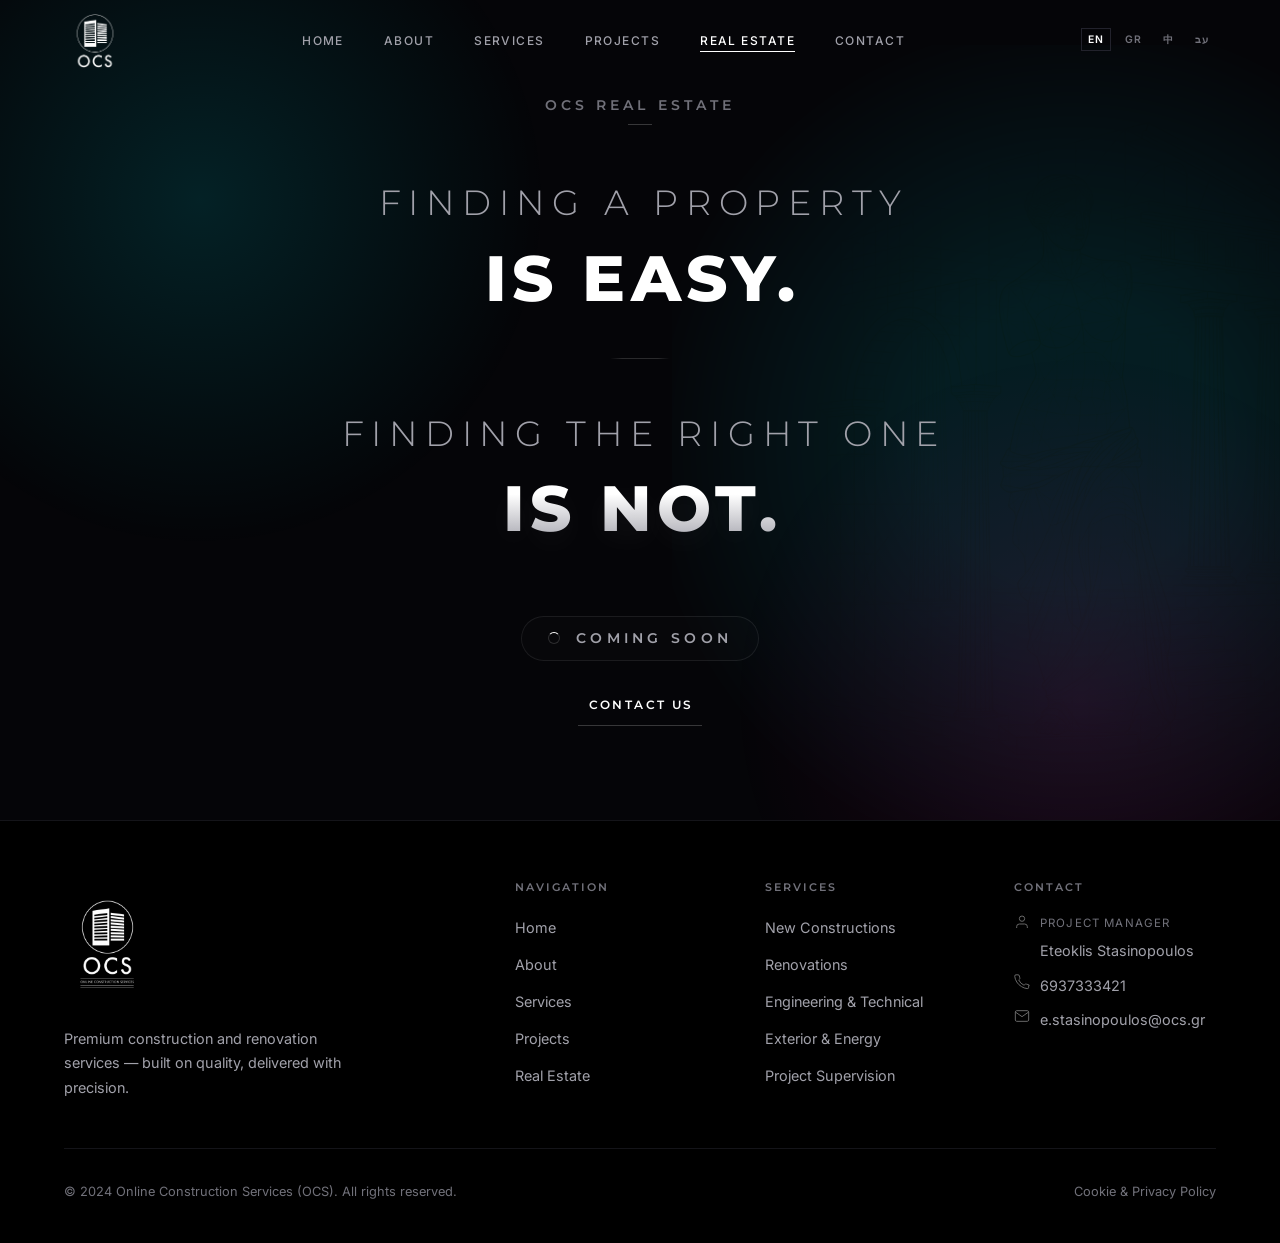
<file: realestate.html>
<!DOCTYPE html>
<html lang="en" dir="ltr">
<head>
  <meta charset="UTF-8" />
  <meta name="viewport" content="width=device-width, initial-scale=1.0" />
  <title>Real Estate — OCS | Κατασκευές &amp; Ανακαινίσεις</title>
  <meta name="description" content="Online Construction Services (OCS) — Real Estate page coming soon." />
  <link rel="stylesheet" href="style.css" />
  <style>
    /* Page Specific Styles for Premium Minimal & Chic Coming Soon Content */
    body.page-realestate {
      background-color: #050508;
    }
    
    .realestate-hero {
      min-height: calc(100vh - var(--nav-h));
      display: flex;
      align-items: center;
      justify-content: center;
      padding: 80px 0;
      position: relative;
      overflow: hidden;
    }

    .minimal-coming-soon {
      text-align: center;
      max-width: 800px;
      width: 100%;
      margin: 0 auto;
      display: flex;
      flex-direction: column;
      align-items: center;
      justify-content: center;
    }

    .brand-badge {
      font-family: var(--font-head);
      font-size: 0.85rem;
      font-weight: 600;
      letter-spacing: 0.3em;
      text-transform: uppercase;
      color: var(--clr-grey-500);
      margin-bottom: 3.5rem;
      position: relative;
      opacity: 0;
    }

    .brand-badge::after {
      content: '';
      position: absolute;
      bottom: -8px;
      left: 50%;
      transform: translateX(-50%);
      width: 24px;
      height: 1px;
      background: rgba(255, 255, 255, 0.2);
    }

    .headline-group {
      display: flex;
      flex-direction: column;
      gap: 0.6rem;
      width: 100%;
    }

    .headline-segment {
      opacity: 0;
    }

    .headline-segment.thin {
      font-family: var(--font-head);
      font-weight: 300;
      font-size: clamp(1.3rem, 3vw, 2.2rem);
      letter-spacing: 0.22em;
      text-indent: 0.22em;
      color: var(--clr-grey-300);
      text-transform: uppercase;
    }

    .headline-segment.bold {
      font-family: var(--font-head);
      font-weight: 800;
      font-size: clamp(2rem, 5vw, 4rem);
      letter-spacing: 0.08em;
      text-indent: 0.08em;
      color: var(--clr-white);
      text-transform: uppercase;
      line-height: 1.1;
    }

    .headline-segment.bold.highlight {
      background: linear-gradient(180deg, #ffffff 30%, #a1a1aa 100%);
      -webkit-background-clip: text;
      -webkit-text-fill-color: transparent;
      text-shadow: 0 10px 30px rgba(255, 255, 255, 0.05);
    }

    .headline-divider {
      width: 60px;
      height: 1px;
      background: linear-gradient(to right, transparent, rgba(255, 255, 255, 0.15) 20%, rgba(255, 255, 255, 0.15) 80%, transparent);
      margin: 2.2rem auto;
      transform: scaleX(0);
    }

    .coming-soon-footer {
      margin-top: 4.5rem;
      display: flex;
      flex-direction: column;
      align-items: center;
      gap: 1.5rem;
      opacity: 0;
    }

    .status-tag {
      font-family: var(--font-head);
      font-size: 0.9rem;
      font-weight: 600;
      letter-spacing: 0.3em;
      text-indent: 0.3em;
      text-transform: uppercase;
      color: var(--clr-grey-300);
      border: 1px solid rgba(255, 255, 255, 0.08);
      padding: 0.6rem 1.6rem;
      border-radius: 100px;
      background: rgba(255, 255, 255, 0.01);
      backdrop-filter: blur(5px);
      display: inline-flex;
      align-items: center;
      gap: 0.75rem;
    }

    .chic-spinner {
      width: 12px;
      height: 12px;
      border: 1.5px solid rgba(255, 255, 255, 0.15);
      border-top-color: var(--clr-white);
      border-radius: 50%;
      animation: spin 1s linear infinite;
      display: inline-block;
      flex-shrink: 0;
      margin-top: -1px;
    }

    .btn-chic {
      display: inline-block;
      font-family: var(--font-head);
      font-size: 0.75rem;
      font-weight: 600;
      letter-spacing: 0.2em;
      text-indent: 0.2em;
      text-transform: uppercase;
      color: var(--clr-white);
      border-bottom: 1px solid rgba(255, 255, 255, 0.2);
      padding: 0.6rem 0.5rem;
      transition: all 0.4s ease;
      cursor: pointer;
    }

    .btn-chic:hover {
      color: var(--clr-white);
      border-bottom-color: var(--clr-white);
      letter-spacing: 0.25em;
      text-indent: 0.25em;
      background: rgba(255, 255, 255, 0.03);
    }

    /* RTL specific overrides */
    [dir="rtl"] .brand-badge,
    [dir="rtl"] .headline-segment,
    [dir="rtl"] .status-tag,
    [dir="rtl"] .btn-chic {
      text-indent: 0;
    }

    /* Chic animations */
    @keyframes slideUp {
      from {
        opacity: 0;
        transform: translateY(30px);
      }
      to {
        opacity: 1;
        transform: translateY(0);
      }
    }

    @keyframes fadeIn {
      from { opacity: 0; }
      to { opacity: 1; }
    }

    @keyframes scaleX {
      from { transform: scaleX(0); }
      to { transform: scaleX(1); }
    }

    @keyframes spin {
      to { transform: rotate(360deg); }
    }

    .animate-slide-up-1 { animation: slideUp 1.2s cubic-bezier(0.16, 1, 0.3, 1) forwards; }
    .animate-slide-up-2 { animation: slideUp 1.2s cubic-bezier(0.16, 1, 0.3, 1) 0.15s forwards; }
    .animate-slide-up-3 { animation: slideUp 1.2s cubic-bezier(0.16, 1, 0.3, 1) 0.4s forwards; }
    .animate-slide-up-4 { animation: slideUp 1.2s cubic-bezier(0.16, 1, 0.3, 1) 0.55s forwards; }

    .animate-fade-in { animation: fadeIn 1.5s ease forwards; }
    .animate-fade-in-delayed { animation: fadeIn 1.5s ease 0.8s forwards; }
    .animate-scale-x { 
      animation: scaleX 1.5s cubic-bezier(0.16, 1, 0.3, 1) 0.3s forwards; 
      transform-origin: center; 
    }

    @media (max-width: 768px) {
      .realestate-hero {
        padding: 40px 0;
      }
      .brand-badge {
        margin-bottom: 2rem;
      }
      .headline-divider {
        margin: 1.5rem auto;
      }
      .coming-soon-footer {
        margin-top: 2.5rem;
      }
    }
  </style>
</head>
<body class="page-realestate">

<!-- ═══════════════════════════════════════════
     NAVBAR
════════════════════════════════════════════ -->
<nav id="navbar">
  <div class="container">
    <a class="nav-logo" href="index.html">
      <img src="assets/images/LOGO2.png" alt="OCS Logo" />
    </a>
    <ul class="nav-links">
      <li><a href="index.html"         data-i18n="nav_home">Home</a></li>
      <li><a href="about.html"         data-i18n="nav_about">About</a></li>
      <li><a href="services.html"      data-i18n="nav_services">Services</a></li>
      <li><a href="projects.html"      data-i18n="nav_projects">Projects</a></li>
      <li><a href="realestate.html"    data-i18n="nav_realestate">Real Estate</a></li>
      <li><a href="contact.html"       data-i18n="nav_contact">Contact</a></li>
    </ul>
    <div class="nav-right">
      <div class="lang-switcher">
        <button class="lang-btn active" data-lang="en">EN</button>
        <button class="lang-btn" data-lang="el">GR</button>
        <button class="lang-btn" data-lang="zh">中</button>
        <button class="lang-btn" data-lang="he">עב</button>
      </div>
      <button class="hamburger" id="hamburger" aria-label="Menu">
        <span></span><span></span><span></span>
      </button>
    </div>
  </div>
</nav>

<div class="nav-mobile" id="nav-mobile">
  <a href="index.html"         data-i18n="nav_home">Home</a>
  <a href="about.html"         data-i18n="nav_about">About</a>
  <a href="services.html"      data-i18n="nav_services">Services</a>
  <a href="projects.html"      data-i18n="nav_projects">Projects</a>
  <a href="realestate.html"    data-i18n="nav_realestate">Real Estate</a>
  <a href="contact.html"       data-i18n="nav_contact">Contact</a>
  <div class="lang-switcher">
    <button class="lang-btn active" data-lang="en">EN</button>
    <button class="lang-btn" data-lang="el">GR</button>
    <button class="lang-btn" data-lang="zh">中</button>
    <button class="lang-btn" data-lang="he">עב</button>
  </div>
</div>

<!-- ═══════════════════════════════════════════
     HERO CONTENT
════════════════════════════════════════════ -->
<section class="realestate-hero">
  <div class="container">
    <div class="minimal-coming-soon">
      <div class="brand-badge animate-fade-in" data-i18n="realestate_sub_brand">OCS Real Estate</div>
      
      <div class="headline-group">
        <div class="headline-segment thin animate-slide-up-1">
          <span data-i18n="realestate_tagline_1">Finding a property</span>
        </div>
        <div class="headline-segment bold animate-slide-up-2">
          <span data-i18n="realestate_tagline_2">is easy.</span>
        </div>
        
        <div class="headline-divider animate-scale-x"></div>
        
        <div class="headline-segment thin animate-slide-up-3">
          <span data-i18n="realestate_tagline_3">Finding the right one</span>
        </div>
        <div class="headline-segment bold highlight animate-slide-up-4">
          <span data-i18n="realestate_tagline_4">is not.</span>
        </div>
      </div>

      <div class="coming-soon-footer animate-fade-in-delayed">
        <div class="status-tag">
          <span class="chic-spinner"></span>
          <span data-i18n="realestate_coming_soon">Coming Soon</span>
        </div>
        <a href="contact.html" class="btn-chic" data-i18n="cta_btn">Contact Us</a>
      </div>
    </div>
  </div>
</section>

<!-- ═══════════════════════════════════════════
     FOOTER
════════════════════════════════════════════ -->
<footer>
  <div class="container">
    <div class="footer-grid">
      <div class="footer-brand">
        <img src="assets/images/LOGO1.png" alt="OCS Logo" />
        <p data-i18n="footer_tagline">Premium construction and renovation services — built on quality, delivered with precision.</p>
      </div>
      <div class="footer-col">
        <h4 data-i18n="footer_nav">Navigation</h4>
        <ul>
          <li><a href="index.html"    data-i18n="nav_home">Home</a></li>
          <li><a href="about.html"    data-i18n="nav_about">About</a></li>
          <li><a href="services.html" data-i18n="nav_services">Services</a></li>
          <li><a href="projects.html" data-i18n="nav_projects">Projects</a></li>
          <li><a href="realestate.html" data-i18n="nav_realestate">Real Estate</a></li>
        </ul>
      </div>
      <div class="footer-col">
        <h4 data-i18n="footer_services">Services</h4>
        <ul>
          <li><a href="services.html#new-constructions" data-i18n="s1_title">New Constructions</a></li>
          <li><a href="services.html#renovations"       data-i18n="s2_title">Renovations</a></li>
          <li><a href="services.html#engineering"       data-i18n="s3_title">Engineering &amp; Technical</a></li>
          <li><a href="services.html#exterior"          data-i18n="s4_title">Exterior &amp; Energy</a></li>
          <li><a href="services.html#supervision"       data-i18n="s5_title">Project Supervision</a></li>
        </ul>
      </div>
      <div class="footer-col">
        <h4 data-i18n="footer_contact_title">Contact</h4>
        <div class="footer-contact-item">
          <svg width="16" height="16" viewBox="0 0 24 24" fill="none" stroke="#686868" stroke-width="1.5"><path d="M20 21v-2a4 4 0 0 0-4-4H8a4 4 0 0 0-4 4v2"/><circle cx="12" cy="7" r="4"/></svg>
          <div>
            <span style="display:block;color:var(--clr-grey-500);font-size:0.72rem;letter-spacing:0.1em;text-transform:uppercase;margin-bottom:0.2rem;" data-i18n="pm_label">Project Manager</span>
            <span>Eteoklis Stasinopoulos</span>
          </div>
        </div>
        <div class="footer-contact-item">
          <svg width="16" height="16" viewBox="0 0 24 24" fill="none" stroke="#686868" stroke-width="1.5"><path d="M22 16.92v3a2 2 0 0 1-2.18 2 19.79 19.79 0 0 1-8.63-3.07A19.5 19.5 0 0 1 4.15 12 19.79 19.79 0 0 1 1.08 3.4a2 2 0 0 1 1.95-2.18h3a2 2 0 0 1 2 1.72c.13.96.36 1.9.69 2.81a2 2 0 0 1-.45 2.11L7.09 8.91a16 16 0 0 0 8 8l1.27-1.27a2 2 0 0 1 2.11-.45c.91.33 1.85.56 2.81.69A2 2 0 0 1 23 17z"/></svg>
          <span><a href="tel:6937333421">6937333421</a></span>
        </div>
        <div class="footer-contact-item">
          <svg width="16" height="16" viewBox="0 0 24 24" fill="none" stroke="#686868" stroke-width="1.5"><path d="M4 4h16c1.1 0 2 .9 2 2v12c0 1.1-.9 2-2 2H4c-1.1 0-2-.9-2-2V6c0-1.1.9-2 2-2z"/><polyline points="22,6 12,13 2,6"/></svg>
          <span><a href="mailto:e.stasinopoulos@ocs.gr">e.stasinopoulos@ocs.gr</a></span>
        </div>
      </div>
    </div>
    <div class="footer-bottom">
      <p data-i18n="footer_copy">© 2024 Online Construction Services (OCS). All rights reserved.</p>
      <a href="cookie-policy.html" data-i18n="cookie_link">Cookie &amp; Privacy Policy</a>
    </div>
  </div>
</footer>

<script src="main.js"></script>

</body>
</html>
</file>
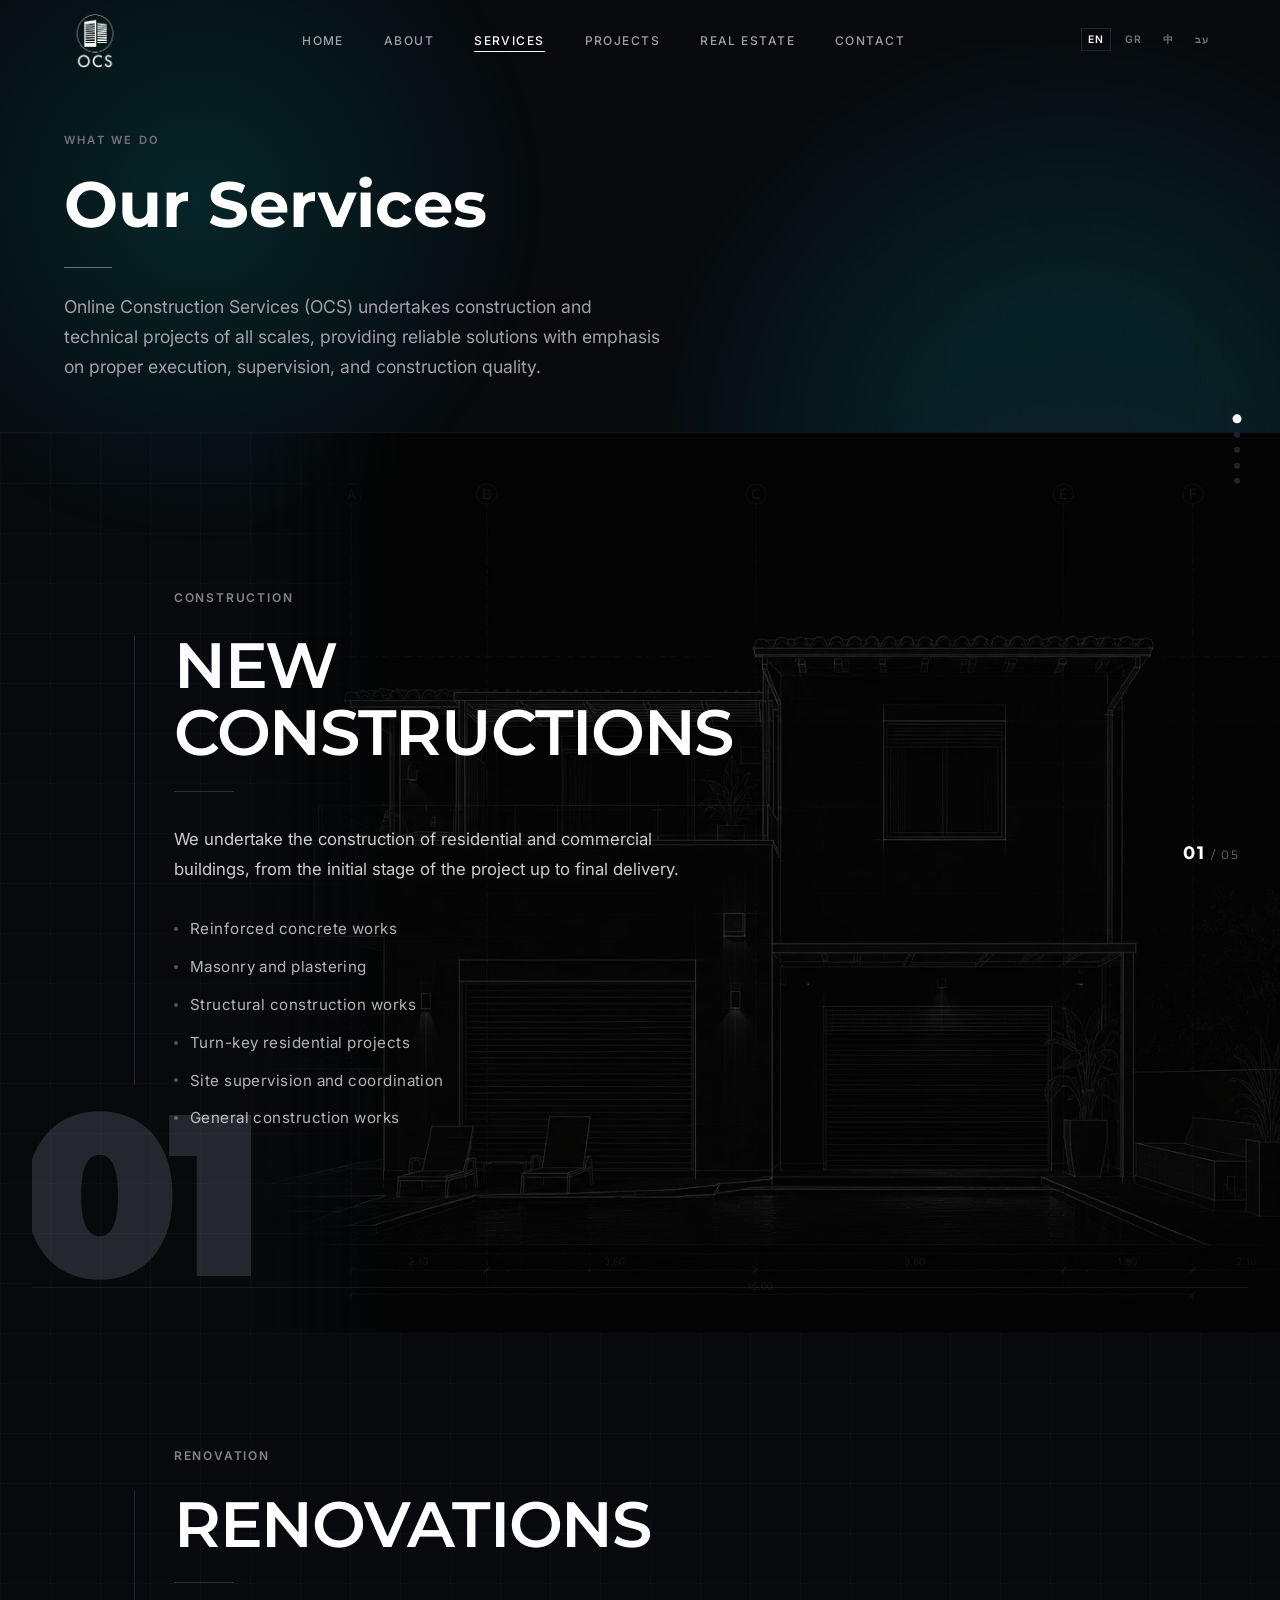
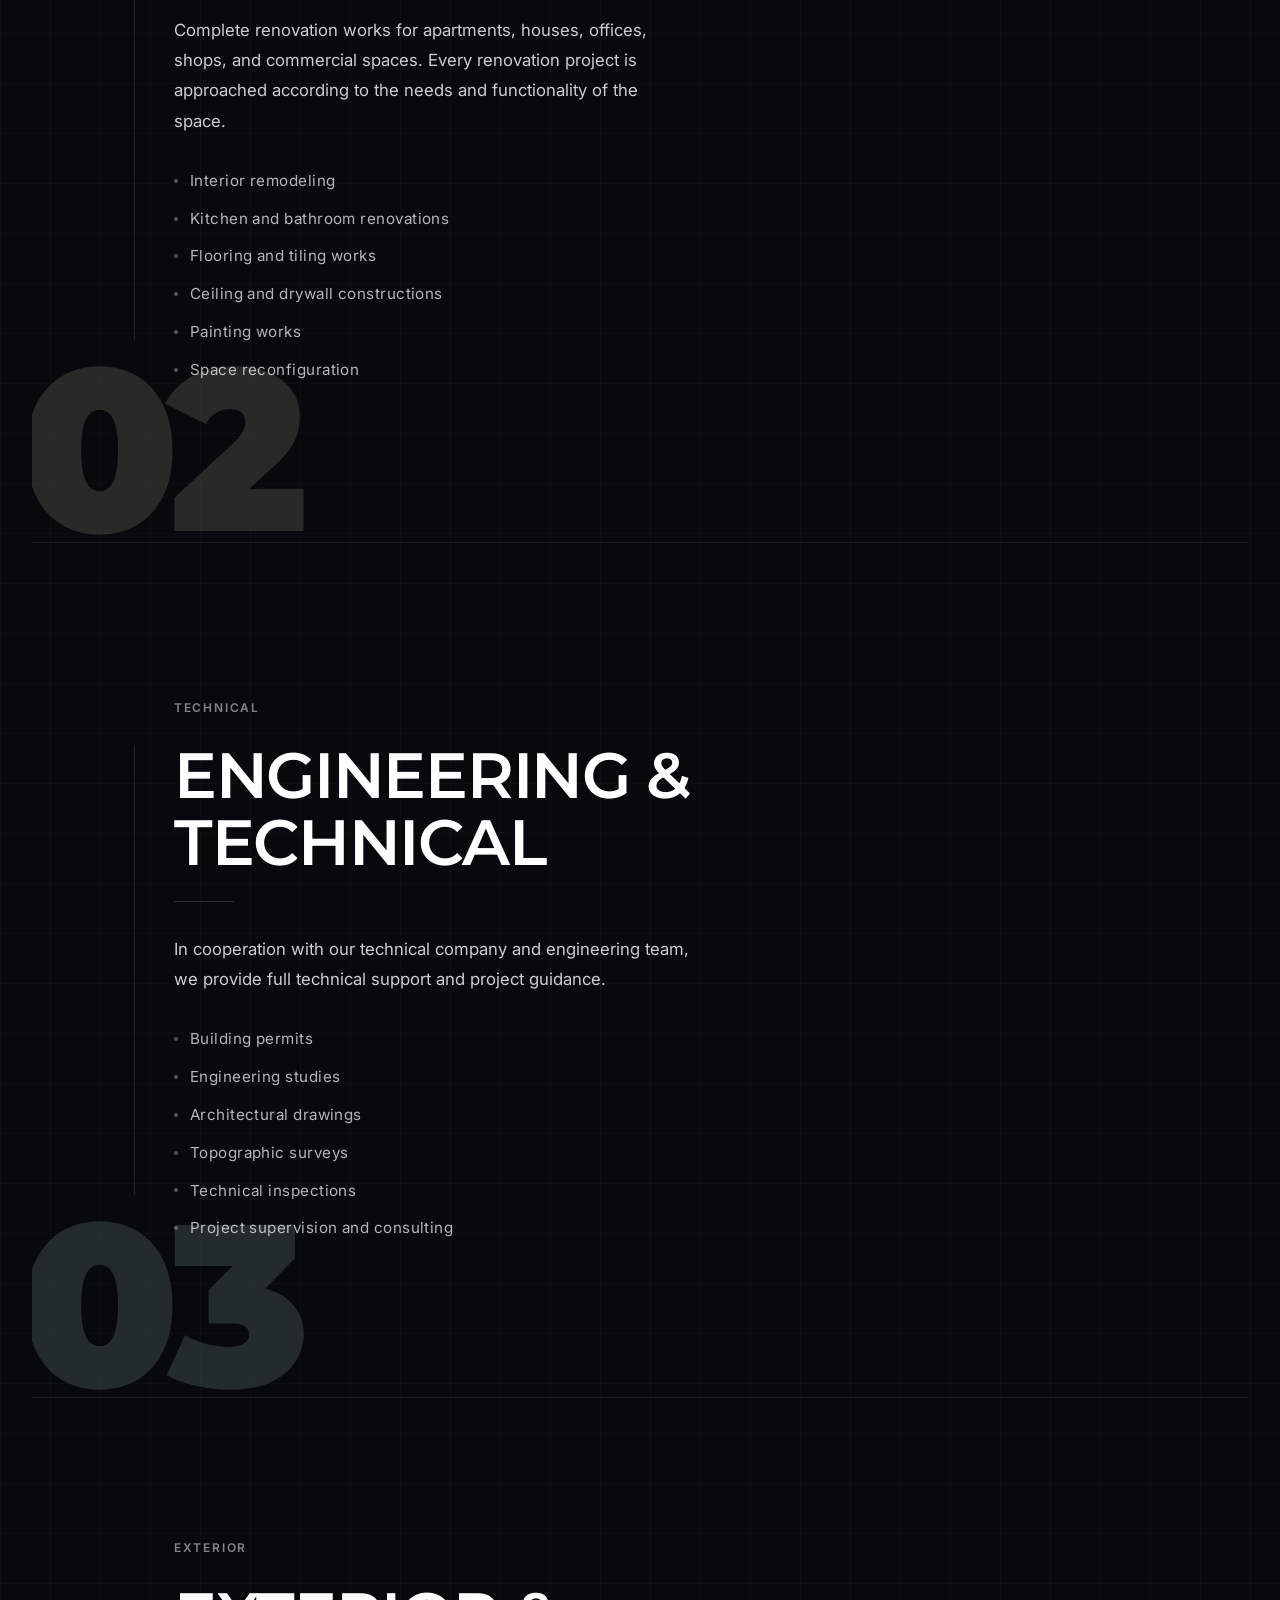
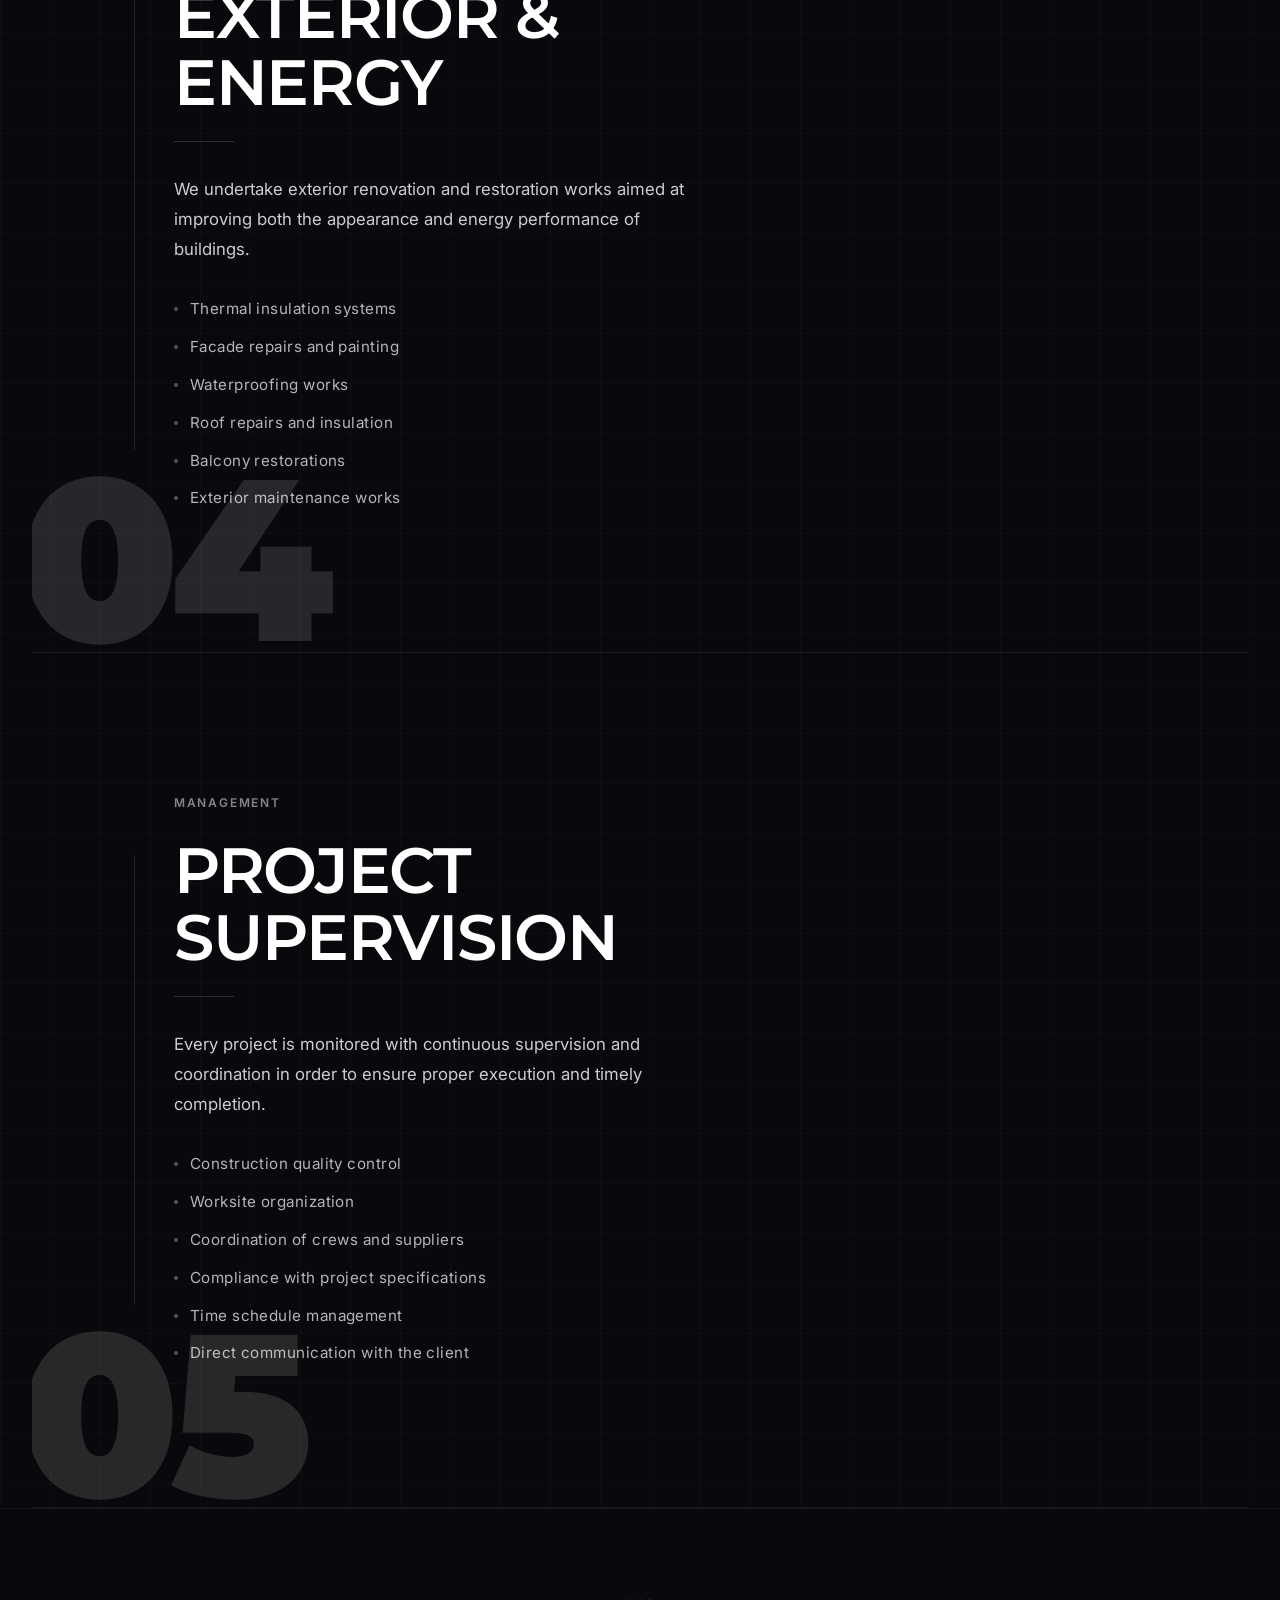
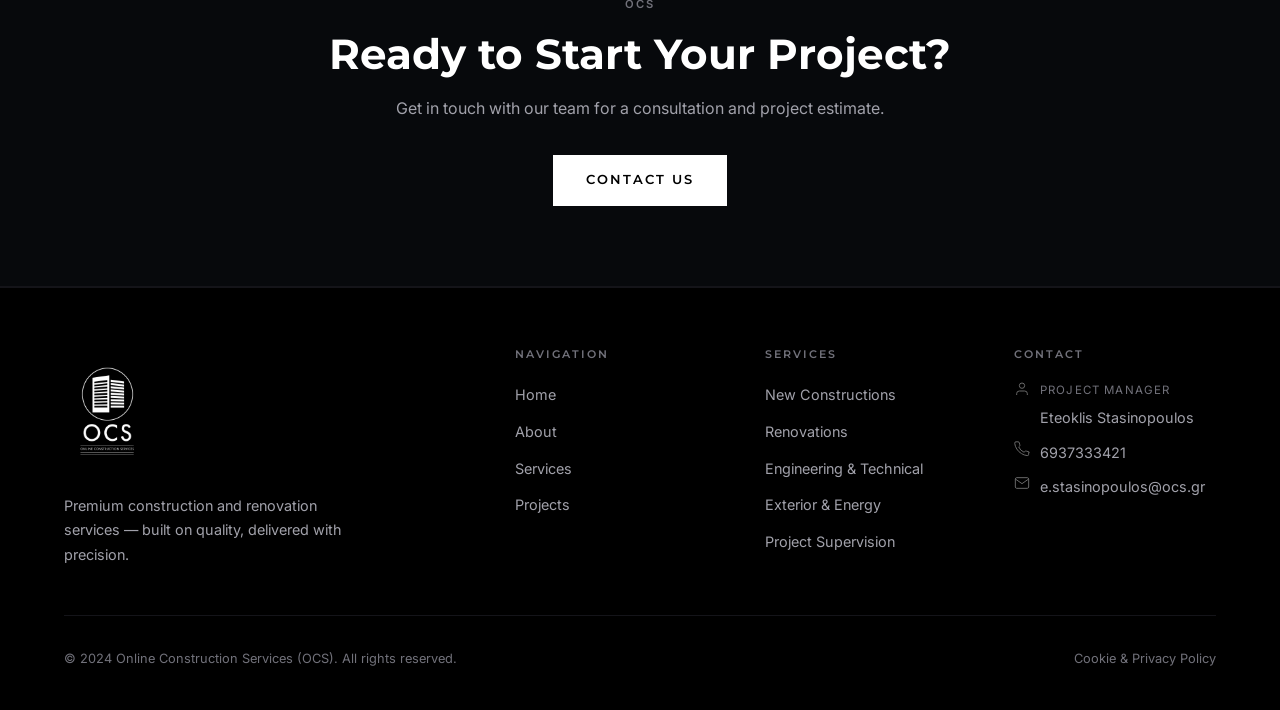
<file: services.html>
<!DOCTYPE html>
<html lang="en" dir="ltr">

<head>
  <meta charset="UTF-8" />
  <meta name="viewport" content="width=device-width, initial-scale=1.0" />
  <title>Υπηρεσίες — OCS | Κατασκευές & Ανακαινίσεις Χαλκίδα, Εύβοια</title>
  <meta name="description"
    content="OCS υπηρεσίες: Νέες κατασκευές, ανακαινίσεις, μηχανική υποστήριξη, εξωτερικά έργα και επίβλεψη έργων στη Χαλκίδα, Εύβοια, Ερέτρια και Αμάρυνθος." />
  <meta name="keywords"
    content="νέες κατασκευές Χαλκίδα, ανακαινίσεις Εύβοια, εξωτερικά έργα Χαλκίδα, επίβλεψη έργων Εύβοια, θερμομόνωση Εύβοια, ανακαίνιση διαμερίσματος Χαλκίδα, ανακαίνιση κατοικίας Εύβοια" />
  <meta name="robots" content="index, follow" />
  <meta name="geo.region" content="GR-C" />
  <meta name="geo.placename" content="Χαλκίδα, Εύβοια" />
  <meta name="geo.position" content="38.4627;23.5944" />
  <meta name="ICBM" content="38.4627, 23.5944" />
  <meta property="og:type" content="website" />
  <meta property="og:title" content="Υπηρεσίες — OCS | Χαλκίδα, Εύβοια" />
  <meta property="og:description" content="Κατασκευές και ανακαινίσεις σε Χαλκίδα, Εύβοια και γύρω περιοχές." />
  <meta property="og:image" content="assets/images/fakevilla.webp" />
  <meta property="og:locale" content="el_GR" />
  <link rel="stylesheet" href="style.css" />
</head>

<body class=page-services>

  <!-- ═══════════════════════════════════════════
     NAVBAR
════════════════════════════════════════════ -->
  <nav id="navbar">
    <div class="container">
      <a class="nav-logo" href="index.html">
        <img src="assets/images/LOGO2.png" alt="OCS Logo" />
      </a>
      <ul class="nav-links">
        <li><a href="index.html" data-i18n="nav_home">Home</a></li>
        <li><a href="about.html" data-i18n="nav_about">About</a></li>
        <li><a href="services.html" data-i18n="nav_services">Services</a></li>
        <li><a href="projects.html" data-i18n="nav_projects">Projects</a></li>
        <li><a href="realestate.html" data-i18n="nav_realestate">Real Estate</a></li>
        <li><a href="contact.html" data-i18n="nav_contact">Contact</a></li>
      </ul>
      <div class="nav-right">
        <div class="lang-switcher">
          <button class="lang-btn active" data-lang="en">EN</button>
          <button class="lang-btn" data-lang="el">GR</button>
          <button class="lang-btn" data-lang="zh">中</button>
          <button class="lang-btn" data-lang="he">עב</button>
        </div>
        <button class="hamburger" id="hamburger" aria-label="Menu">
          <span></span><span></span><span></span>
        </button>
      </div>
    </div>
  </nav>

  <div class="nav-mobile" id="nav-mobile">
    <a href="index.html" data-i18n="nav_home">Home</a>
    <a href="about.html" data-i18n="nav_about">About</a>
    <a href="services.html" data-i18n="nav_services">Services</a>
    <a href="projects.html" data-i18n="nav_projects">Projects</a>
    <a href="realestate.html"    data-i18n="nav_realestate">Real Estate</a>
    <a href="contact.html" data-i18n="nav_contact">Contact</a>
    <div class="lang-switcher">
      <button class="lang-btn active" data-lang="en">EN</button>
      <button class="lang-btn" data-lang="el">GR</button>
      <button class="lang-btn" data-lang="zh">中</button>
      <button class="lang-btn" data-lang="he">עב</button>
    </div>
  </div>

  <!-- ═══════════════════════════════════════════
     PAGE HERO
════════════════════════════════════════════ -->
  <section class="page-hero" style="background:var(--clr-bg);">
    <div class="container">
      <span class="label fade-up" data-i18n="srv_page_label">What We Do</span>
      <h1 class="fade-up delay-1" data-i18n="srv_page_h1">Our Services</h1>
      <div class="divider fade-up delay-2"></div>
      <p class="fade-up delay-2" data-i18n="srv_page_p">
        Online Construction Services (OCS) undertakes construction and technical projects of all scales, providing
        reliable solutions with emphasis on proper execution, supervision, and construction quality.
      </p>
    </div>
  </section>


  <!-- ═══════════════════════════════════════════
       SERVICES — TWO-COLUMN STICKY LAYOUT
  ════════════════════════════════════════════ -->
  <div class="srv-wrapper" id="srv-wrapper">

    <!-- RIGHT: Sticky blueprint column -->
    <div class="srv-blueprint-col">
      <div class="srv-blueprint-sticky">
        <img src="assets/images/servicephoto.webp" class="srv-photo" alt="OCS Construction Services" loading="lazy" />
      </div>
    </div>

    <!-- LEFT: Scrolling panels column -->
    <div class="srv-panels-col" id="srv-panels-col">
      <!-- 01 Construction -->
      <div class="srv-panel panel-section" id="panel-0">
        <div class="srv-panel-ghost" style="color: rgba(106, 113, 125, 0.3);">01</div>
        <div class="srv-panel-vline"></div>
        <div class="srv-panel-content">
          <span class="srv-panel-label label" data-i18n="srv1_label">Construction</span>
          <h2 class="srv-panel-title" data-i18n="s1_title">New Constructions</h2>
          <div class="divider"></div>
          <p class="srv-panel-desc" data-i18n="srv1_p">We undertake the construction of residential and commercial buildings, from the initial stage of the project up to final delivery.</p>
          <ul class="srv-panel-list">
            <li data-i18n="srv1_li1">Reinforced concrete works</li>
            <li data-i18n="srv1_li2">Masonry and plastering</li>
            <li data-i18n="srv1_li3">Structural construction works</li>
            <li data-i18n="srv1_li4">Turn-key residential projects</li>
            <li data-i18n="srv1_li5">Site supervision and coordination</li>
            <li data-i18n="srv1_li6">General construction works</li>
          </ul>
        </div>
      </div>

      <!-- 02 Renovations -->
      <div class="srv-panel panel-section" id="panel-1">
        <div class="srv-panel-ghost" style="color: rgba(123, 115, 107, 0.3);">02</div>
        <div class="srv-panel-vline"></div>
        <div class="srv-panel-content">
          <span class="srv-panel-label label" data-i18n="srv2_label">Renovation</span>
          <h2 class="srv-panel-title" data-i18n="s2_title">Renovations</h2>
          <div class="divider"></div>
          <p class="srv-panel-desc" data-i18n="srv2_p">Complete renovation works for apartments, houses, offices, shops, and commercial spaces. Every project is approached according to the needs and functionality of the space.</p>
          <ul class="srv-panel-list">
            <li data-i18n="srv2_li1">Interior remodeling</li>
            <li data-i18n="srv2_li2">Kitchen and bathroom renovations</li>
            <li data-i18n="srv2_li3">Flooring and tiling works</li>
            <li data-i18n="srv2_li4">Ceiling and drywall constructions</li>
            <li data-i18n="srv2_li5">Painting works</li>
            <li data-i18n="srv2_li6">Space reconfiguration</li>
          </ul>
        </div>
      </div>

      <!-- 03 Engineering -->
      <div class="srv-panel panel-section" id="panel-2">
        <div class="srv-panel-ghost" style="color: rgba(107, 123, 115, 0.3);">03</div>
        <div class="srv-panel-vline"></div>
        <div class="srv-panel-content">
          <span class="srv-panel-label label" data-i18n="srv3_label">Technical</span>
          <h2 class="srv-panel-title" data-i18n="s3_title">Engineering &amp; Technical</h2>
          <div class="divider"></div>
          <p class="srv-panel-desc" data-i18n="srv3_p">In cooperation with our technical company and engineering team, we provide full technical support and project guidance.</p>
          <ul class="srv-panel-list">
            <li data-i18n="srv3_li1">Building permits</li>
            <li data-i18n="srv3_li2">Engineering studies</li>
            <li data-i18n="srv3_li3">Architectural drawings</li>
            <li data-i18n="srv3_li4">Topographic surveys</li>
            <li data-i18n="srv3_li5">Technical inspections</li>
            <li data-i18n="srv3_li6">Project supervision and consulting</li>
          </ul>
        </div>
      </div>

      <!-- 04 Exterior -->
      <div class="srv-panel panel-section" id="panel-3">
        <div class="srv-panel-ghost" style="color: rgba(120, 107, 123, 0.3);">04</div>
        <div class="srv-panel-vline"></div>
        <div class="srv-panel-content">
          <span class="srv-panel-label label" data-i18n="srv4_label">Exterior</span>
          <h2 class="srv-panel-title" data-i18n="s4_title">Exterior Works &amp; Energy Upgrades</h2>
          <div class="divider"></div>
          <p class="srv-panel-desc" data-i18n="srv4_p">We undertake exterior renovation and restoration works aimed at improving both the appearance and energy performance of buildings.</p>
          <ul class="srv-panel-list">
            <li data-i18n="srv4_li1">Thermal insulation systems</li>
            <li data-i18n="srv4_li2">Facade repairs and painting</li>
            <li data-i18n="srv4_li3">Waterproofing works</li>
            <li data-i18n="srv4_li4">Roof repairs and insulation</li>
            <li data-i18n="srv4_li5">Balcony restorations</li>
            <li data-i18n="srv4_li6">Exterior maintenance works</li>
          </ul>
        </div>
      </div>

      <!-- 05 Management -->
      <div class="srv-panel panel-section" id="panel-4">
        <div class="srv-panel-ghost" style="color: rgba(123, 111, 107, 0.3);">05</div>
        <div class="srv-panel-vline"></div>
        <div class="srv-panel-content">
          <span class="srv-panel-label label" data-i18n="srv5_label">Management</span>
          <h2 class="srv-panel-title" data-i18n="s5_title">Project Supervision</h2>
          <div class="divider"></div>
          <p class="srv-panel-desc" data-i18n="srv5_p">Every project is monitored with continuous supervision and coordination in order to ensure proper execution and timely completion.</p>
          <ul class="srv-panel-list">
            <li data-i18n="srv5_li1">Construction quality control</li>
            <li data-i18n="srv5_li2">Worksite organization</li>
            <li data-i18n="srv5_li3">Coordination of crews and suppliers</li>
            <li data-i18n="srv5_li4">Compliance with project specifications</li>
            <li data-i18n="srv5_li5">Time schedule management</li>
            <li data-i18n="srv5_li6">Direct communication with the client</li>
          </ul>
        </div>
      </div>
    </div>

    <!-- Fixed nav dots (inside wrapper for context, positioned fixed) -->
    <div class="srv-dots" id="srv-dots">
      <button class="srv-dot active" data-target="0" aria-label="Service 1"></button>
      <button class="srv-dot" data-target="1" aria-label="Service 2"></button>
      <button class="srv-dot" data-target="2" aria-label="Service 3"></button>
      <button class="srv-dot" data-target="3" aria-label="Service 4"></button>
      <button class="srv-dot" data-target="4" aria-label="Service 5"></button>
    </div>

    <!-- Fixed counter -->
    <div class="srv-counter" id="srv-counter">
      <span class="srv-counter-cur" id="srv-cur">01</span> / 05
    </div>

  </div>

  <script>
    document.addEventListener('DOMContentLoaded', function () {
      const wrapper    = document.getElementById('srv-wrapper');
      const panels     = document.querySelectorAll('.panel-section');
      const dots       = document.querySelectorAll('.srv-dot');
      const counterCur = document.getElementById('srv-cur');
      const dotsEl     = document.getElementById('srv-dots');
      const counterEl  = document.getElementById('srv-counter');

      if (!wrapper) return;


      // ── Dot navigation ────────────────────────────────────────────────────
      dots.forEach(dot => {
        dot.addEventListener('click', () => {
          const panel = panels[parseInt(dot.getAttribute('data-target'))];
          if (panel) window.scrollTo({ top: panel.getBoundingClientRect().top + window.scrollY - 20, behavior: 'smooth' });
        });
      });

      // ── Scroll handler ────────────────────────────────────────────────────
      function onScroll() {
        const sTop    = wrapper.offsetTop;
        const sHeight = wrapper.offsetHeight;
        const wHeight = window.innerHeight;
        const sy      = window.scrollY;

        const inside = sy + wHeight > sTop && sy < sTop + sHeight;
        const vis    = inside ? '1' : '0';
        dotsEl.style.opacity = counterEl.style.opacity = vis;
        dotsEl.style.pointerEvents = counterEl.style.pointerEvents = inside ? 'auto' : 'none';

        // Active panel for dots & counter
        let activeIndex = 0, minDist = Infinity;
        panels.forEach((panel, i) => {
          const dist = Math.abs(panel.getBoundingClientRect().top + panel.offsetHeight / 2 - wHeight / 2);
          if (dist < minDist) { minDist = dist; activeIndex = i; }
        });
        dots.forEach((d, i) => d.classList.toggle('active', i === activeIndex));
        if (counterCur) counterCur.textContent = String(activeIndex + 1).padStart(2, '0');
      }

      window.addEventListener('scroll', onScroll, { passive: true });
      window.addEventListener('resize', onScroll, { passive: true });
      onScroll();
    });
  </script>
  <!-- ═══════════════════════════════════════════
     CTA BANNER
════════════════════════════════════════════ -->
  <section class="cta-banner">
    <div class="container">
      <span class="label">OCS</span>
      <h2 class="fade-up" data-i18n="cta_h2">Ready to Start Your Project?</h2>
      <p class="fade-up delay-1" data-i18n="cta_p">Get in touch with our team for a consultation and project estimate.
      </p>
      <a href="contact.html" class="btn btn-dark fade-up delay-2" data-i18n="cta_btn">Contact Us</a>
    </div>
  </section>

  <!-- ═══════════════════════════════════════════
     FOOTER
════════════════════════════════════════════ -->
  <footer>
    <div class="container">
      <div class="footer-grid">
        <div class="footer-brand">
          <img src="assets/images/LOGO1.png" alt="OCS Logo" />
          <p data-i18n="footer_tagline">Premium construction and renovation services — built on quality, delivered with
            precision.</p>
        </div>
        <div class="footer-col">
          <h4 data-i18n="footer_nav">Navigation</h4>
          <ul>
            <li><a href="index.html" data-i18n="nav_home">Home</a></li>
            <li><a href="about.html" data-i18n="nav_about">About</a></li>
            <li><a href="services.html" data-i18n="nav_services">Services</a></li>
            <li><a href="projects.html" data-i18n="nav_projects">Projects</a></li>
          </ul>
        </div>
        <div class="footer-col">
          <h4 data-i18n="footer_services">Services</h4>
          <ul>
            <li><a href="#new-constructions" data-i18n="s1_title">New Constructions</a></li>
            <li><a href="#renovations" data-i18n="s2_title">Renovations</a></li>
            <li><a href="#engineering" data-i18n="s3_title">Engineering &amp; Technical</a></li>
            <li><a href="#exterior" data-i18n="s4_title">Exterior &amp; Energy</a></li>
            <li><a href="#supervision" data-i18n="s5_title">Project Supervision</a></li>
          </ul>
        </div>
        <div class="footer-col">
          <h4 data-i18n="footer_contact_title">Contact</h4>
          <div class="footer-contact-item">
            <svg width="16" height="16" viewBox="0 0 24 24" fill="none" stroke="#686868" stroke-width="1.5">
              <path d="M20 21v-2a4 4 0 0 0-4-4H8a4 4 0 0 0-4 4v2" />
              <circle cx="12" cy="7" r="4" />
            </svg>
            <div>
              <span
                style="display:block;color:var(--clr-grey-500);font-size:0.72rem;letter-spacing:0.1em;text-transform:uppercase;margin-bottom:0.2rem;"
                data-i18n="pm_label">Project Manager</span>
              <span>Eteoklis Stasinopoulos</span>
            </div>
          </div>
          <div class="footer-contact-item">
            <svg width="16" height="16" viewBox="0 0 24 24" fill="none" stroke="#686868" stroke-width="1.5">
              <path
                d="M22 16.92v3a2 2 0 0 1-2.18 2 19.79 19.79 0 0 1-8.63-3.07A19.5 19.5 0 0 1 4.15 12 19.79 19.79 0 0 1 1.08 3.4a2 2 0 0 1 1.95-2.18h3a2 2 0 0 1 2 1.72c.13.96.36 1.9.69 2.81a2 2 0 0 1-.45 2.11L7.09 8.91a16 16 0 0 0 8 8l1.27-1.27a2 2 0 0 1 2.11-.45c.91.33 1.85.56 2.81.69A2 2 0 0 1 23 17z" />
            </svg>
            <span><a href="tel:6937333421">6937333421</a></span>
          </div>
          <div class="footer-contact-item">
            <svg width="16" height="16" viewBox="0 0 24 24" fill="none" stroke="#686868" stroke-width="1.5">
              <path d="M4 4h16c1.1 0 2 .9 2 2v12c0 1.1-.9 2-2 2H4c-1.1 0-2-.9-2-2V6c0-1.1.9-2 2-2z" />
              <polyline points="22,6 12,13 2,6" />
            </svg>
            <span><a href="mailto:e.stasinopoulos@ocs.gr">e.stasinopoulos@ocs.gr</a></span>
          </div>
        </div>
      </div>
      <div class="footer-bottom">
        <p data-i18n="footer_copy">© 2024 Online Construction Services (OCS). All rights reserved.</p>
        <a href="cookie-policy.html" data-i18n="cookie_link">Cookie &amp; Privacy Policy</a>
      </div>
    </div>
  </footer>

  <script src="main.js"></script>
  
</body>

</html>
</file>
<file: style.css>
/* ============================================
   OCS — Online Construction Services
   Global Design System
   ============================================ */

/* Google Fonts */
@import url('https://fonts.googleapis.com/css2?family=Montserrat:wght@300;400;600;700;800&family=Inter:wght@300;400;500;600&display=swap');

/* ─── 1. Tokens ─────────────────────────────── */
:root {
  --clr-bg: #000000;
  --clr-surface: #000000;
  --clr-surface2: #050508;
  --clr-border: #141419;
  --clr-border2: #22222c;
  --clr-white: #ffffff;
  --clr-grey-100: #f4f4f6;
  --clr-grey-300: #a1a1aa;
  --clr-grey-500: #71717a;
  --clr-grey-700: #33333c;
  --font-head: 'Montserrat', sans-serif;
  --font-body: 'Inter', sans-serif;
  --nav-h: 80px;
  --max-w: 1280px;
  --tr: 0.3s cubic-bezier(0.4, 0, 0.2, 1);
  --radius: 8px;
}

/* ─── Premium Page-Specific Soft Dark Backgrounds ────────────────── */
body {
  position: relative;
  overflow-x: hidden;
  transition: background-color var(--tr);
}

body.page-home { background-color: #0b0c10; }
body.page-about { background-color: #080b09; }
body.page-services { background-color: #07090c; }
body.page-projects { background-color: #0c0908; }
body.page-contact { background-color: #0b080f; }
body.page-project-detail { background-color: #070c0d; }
body.page-project-house1 { background-color: #0d0a09; }
body.page-project-house2 { background-color: #080a0c; }
body.page-project-house3 { background-color: #0c080a; }
body.page-cookies { background-color: #08080a; }

/* Floating neon cyan light source */
body::before {
  content: '';
  position: fixed;
  top: -150px;
  left: -150px;
  width: 70vw;
  height: 70vw;
  max-width: 700px;
  max-height: 700px;
  border-radius: 50%;
  background: radial-gradient(circle, rgba(0, 242, 254, 0.12) 0%, transparent 70%);
  pointer-events: none;
  z-index: -2;
  animation: floatNeon1 22s ease-in-out infinite alternate;
}

/* Floating neon magenta light source */
body::after {
  content: '';
  position: fixed;
  bottom: -150px;
  right: -150px;
  width: 70vw;
  height: 70vw;
  max-width: 700px;
  max-height: 700px;
  border-radius: 50%;
  background: radial-gradient(circle, rgba(254, 1, 154, 0.1) 0%, transparent 70%);
  pointer-events: none;
  z-index: -2;
  animation: floatNeon2 28s ease-in-out infinite alternate;
}

/* Holographic glowing wireframe background */
html::after {
  content: '';
  position: fixed;
  top: 5%;
  right: -15%;
  width: 70vw;
  height: 70vw;
  max-width: 800px;
  max-height: 800px;
  background-image: url('assets/images/architectural-artifact.png');
  background-size: contain;
  background-repeat: no-repeat;
  background-position: center;
  mix-blend-mode: screen;
  opacity: 0.12;
  z-index: -1;
  pointer-events: none;
  filter: invert(56%) sepia(85%) saturate(1450%) hue-rotate(142deg) brightness(100%) contrast(100%) drop-shadow(0 0 15px rgba(0, 242, 254, 0.4));
  mask-image: radial-gradient(circle at center, black 25%, transparent 75%);
  -webkit-mask-image: radial-gradient(circle at center, black 25%, transparent 75%);
  animation: rotateWireframe 140s linear infinite;
}

@keyframes rotateWireframe {
  0% {
    transform: rotate(0deg);
  }
  100% {
    transform: rotate(360deg);
  }
}

@keyframes floatNeon1 {
  0% {
    transform: translate(0, 0) scale(1);
  }
  50% {
    transform: translate(100px, 60px) scale(1.15);
  }
  100% {
    transform: translate(-30px, 100px) scale(0.95);
  }
}

@keyframes floatNeon2 {
  0% {
    transform: translate(0, 0) scale(1);
  }
  50% {
    transform: translate(-80px, -100px) scale(0.9);
  }
  100% {
    transform: translate(50px, -50px) scale(1.1);
  }
}

.section {
  position: relative;
}

.section[style*="background:var(--clr-bg)"],
.section[style*="background: var(--clr-bg)"],
section[style*="background:var(--clr-bg)"],
section[style*="background: var(--clr-bg)"] {
  background: transparent !important;
}

.page-hero {
  background: transparent !important;
}

.cta-banner {
  background: transparent !important;
}

.section-sm[style*="background:var(--clr-surface)"],
.section-sm[style*="background: var(--clr-surface)"],
section[style*="background:var(--clr-surface)"],
section[style*="background: var(--clr-surface)"] {
  background: transparent !important;
}

/* ─── 2. Reset ──────────────────────────────── */
*,
*::before,
*::after {
  box-sizing: border-box;
  margin: 0;
  padding: 0;
}

html {
  scroll-behavior: smooth;
}

body {
  font-family: var(--font-body);
  color: var(--clr-white);
  line-height: 1.7;
  -webkit-font-smoothing: antialiased;
  overflow-x: hidden;
}

img {
  max-width: 100%;
  height: auto;
  display: block;
}

a {
  color: inherit;
  text-decoration: none;
}

ul {
  list-style: none;
}

button {
  cursor: pointer;
  border: none;
  background: none;
  font-family: inherit;
}

/* ─── 3. Typography ─────────────────────────── */
h1,
h2,
h3,
h4,
h5 {
  font-family: var(--font-head);
  line-height: 1.2;
  font-weight: 700;
}

h1 {
  font-size: clamp(2.2rem, 5vw, 4rem);
}

h2 {
  font-size: clamp(1.6rem, 3.5vw, 2.6rem);
}

h3 {
  font-size: clamp(1.1rem, 2vw, 1.5rem);
}

p {
  color: var(--clr-grey-300);
  font-size: 1rem;
}

/* ─── 4. Utilities ──────────────────────────── */
.container {
  width: 90%;
  max-width: var(--max-w);
  margin: 0 auto;
}

.section {
  padding: 100px 0;
}

.section-sm {
  padding: 60px 0;
}

.label {
  display: inline-block;
  font-size: 0.7rem;
  font-weight: 600;
  letter-spacing: 0.2em;
  text-transform: uppercase;
  color: var(--clr-grey-500);
  margin-bottom: 1rem;
}

.btn {
  display: inline-flex;
  align-items: center;
  gap: 0.5rem;
  padding: 0.85rem 2rem;
  font-family: var(--font-head);
  font-size: 0.8rem;
  font-weight: 600;
  letter-spacing: 0.15em;
  text-transform: uppercase;
  border: 1px solid var(--clr-white);
  color: var(--clr-white);
  transition: var(--tr);
}

.btn:hover {
  background: var(--clr-white);
  color: #000000;
}

.btn-dark {
  background: var(--clr-white);
  color: var(--clr-bg);
}

.btn-dark:hover {
  background: transparent;
  color: var(--clr-white);
}

.divider {
  width: 48px;
  height: 1px;
  background: var(--clr-grey-500);
  margin: 1.5rem 0;
}

/* ─── 5. Navigation ─────────────────────────── */
#navbar {
  position: fixed;
  top: 0;
  left: 0;
  right: 0;
  height: var(--nav-h);
  display: flex;
  align-items: center;
  z-index: 1000;
  transition: background var(--tr), border-color var(--tr);
  border-bottom: 1px solid transparent;
}

#navbar.scrolled {
  background: rgba(10, 10, 10, 0.95);
  backdrop-filter: blur(10px);
  border-color: var(--clr-border);
}

#navbar .container {
  display: flex;
  align-items: center;
  justify-content: space-between;
  width: 90%;
  max-width: var(--max-w);
  margin: 0 auto;
}

.nav-logo {
  height: 56px;
}

.nav-logo img {
  height: 100%;
  width: auto;
}

.nav-links {
  display: flex;
  align-items: center;
  gap: 2.5rem;
}

.nav-links a {
  font-size: 0.75rem;
  font-weight: 500;
  letter-spacing: 0.12em;
  text-transform: uppercase;
  color: var(--clr-grey-300);
  transition: color var(--tr);
  position: relative;
}

.nav-links a::after {
  content: '';
  position: absolute;
  bottom: -4px;
  left: 0;
  width: 0;
  height: 1px;
  background: var(--clr-white);
  transition: width var(--tr);
}

.nav-links a:hover,
.nav-links a.active {
  color: var(--clr-white);
}

.nav-links a:hover::after,
.nav-links a.active::after {
  width: 100%;
}

.nav-right {
  display: flex;
  align-items: center;
  gap: 1rem;
}

.lang-switcher {
  display: flex;
  align-items: center;
  gap: 0.4rem;
}

.lang-btn {
  font-size: 0.65rem;
  font-weight: 600;
  letter-spacing: 0.08em;
  text-transform: uppercase;
  color: var(--clr-grey-500);
  padding: 0.25rem 0.4rem;
  border: 1px solid transparent;
  transition: var(--tr);
}

.lang-btn:hover,
.lang-btn.active {
  color: var(--clr-white);
  border-color: var(--clr-border2);
}

.hamburger {
  display: none;
  flex-direction: column;
  gap: 5px;
  padding: 4px;
}

.hamburger span {
  display: block;
  width: 24px;
  height: 1.5px;
  background: var(--clr-white);
  transition: var(--tr);
}

.hamburger.open span:nth-child(1) {
  transform: translateY(6.5px) rotate(45deg);
}

.hamburger.open span:nth-child(2) {
  opacity: 0;
}

.hamburger.open span:nth-child(3) {
  transform: translateY(-6.5px) rotate(-45deg);
}

/* Mobile menu */
.nav-mobile {
  display: none;
  position: fixed;
  top: var(--nav-h);
  left: 0;
  right: 0;
  bottom: 0;
  background: var(--clr-bg);
  z-index: 999;
  flex-direction: column;
  align-items: center;
  justify-content: center;
  gap: 2.5rem;
}

.nav-mobile.open {
  display: flex;
}

.nav-mobile a {
  font-family: var(--font-head);
  font-size: 1.5rem;
  font-weight: 600;
  letter-spacing: 0.1em;
  text-transform: uppercase;
  color: var(--clr-grey-300);
  transition: color var(--tr);
}

.nav-mobile a:hover {
  color: var(--clr-white);
}

.nav-mobile .lang-switcher {
  margin-top: 1rem;
}

.nav-mobile .lang-btn {
  font-size: 0.75rem;
}

/* ─── 6. Hero ───────────────────────────────── */
.hero {
  position: relative;
  min-height: 100vh;
  display: flex;
  align-items: center;
  overflow: hidden;
}

.hero-bg {
  position: absolute;
  inset: 0;
  background: linear-gradient(135deg, #0a0a0a 0%, #1a1a1a 50%, #0d0d0d 100%);
}

.hero-bg-img {
  position: absolute;
  inset: 0;
  background-size: cover;
  background-position: center;
  opacity: 0.18;
}

.hero-grid {
  position: absolute;
  inset: 0;
  background-image: 
    radial-gradient(circle at 20% 35%, rgba(99, 102, 241, 0.08) 0%, transparent 40%),
    radial-gradient(circle at 80% 65%, rgba(168, 85, 247, 0.08) 0%, transparent 40%);
  opacity: 0.9;
}

.hero-content {
  position: relative;
  z-index: 2;
  max-width: 800px;
}

.hero-title {
  color: var(--clr-white);
  margin-bottom: 1.5rem;
}

.hero-title span {
  color: var(--clr-grey-500);
}

.hero-sub {
  font-size: 1.1rem;
  color: var(--clr-grey-300);
  margin-bottom: 2.5rem;
  max-width: 560px;
}

.hero-actions {
  display: flex;
  gap: 1rem;
  flex-wrap: wrap;
}

.hero-scroll {
  position: absolute;
  bottom: 2.5rem;
  left: 50%;
  transform: translateX(-50%);
  display: flex;
  flex-direction: column;
  align-items: center;
  gap: 0.5rem;
  z-index: 2;
}

.hero-scroll span {
  font-size: 0.65rem;
  letter-spacing: 0.2em;
  text-transform: uppercase;
  color: var(--clr-grey-500);
}

.hero-scroll-line {
  width: 1px;
  height: 50px;
  background: linear-gradient(to bottom, var(--clr-grey-500), transparent);
  animation: scrollLine 2s ease-in-out infinite;
}

@keyframes scrollLine {
  0% {
    transform: scaleY(0);
    transform-origin: top;
  }

  50% {
    transform: scaleY(1);
    transform-origin: top;
  }

  51% {
    transform: scaleY(1);
    transform-origin: bottom;
  }

  100% {
    transform: scaleY(0);
    transform-origin: bottom;
  }
}

/* ─── 7. Stats strip ────────────────────────── */
.stats-strip {
  background: transparent;
  border-top: 1px solid var(--clr-border);
  border-bottom: 1px solid var(--clr-border);
  padding: 2.5rem 0;
}

.stats-grid {
  display: grid;
  grid-template-columns: repeat(4, 1fr);
  gap: 2rem;
  text-align: center;
}

.stat-num {
  font-family: var(--font-head);
  font-size: 2.5rem;
  font-weight: 800;
  color: var(--clr-white);
  display: block;
}

.stat-label {
  font-size: 0.7rem;
  letter-spacing: 0.15em;
  text-transform: uppercase;
  color: var(--clr-grey-500);
  margin-top: 0.25rem;
}

/* ─── 8. Before/After Slider ────────────────── */
.slider-section {
  background: transparent;
}

.slider-section .section-head {
  margin-bottom: 3rem;
}

.comparison-slider {
  position: relative;
  width: 100%;
  max-width: 800px;
  margin: 0 auto;
  overflow: hidden;
  border-radius: var(--radius);
  border: 1px solid var(--clr-border);
  user-select: none;
  cursor: ew-resize;
  aspect-ratio: 28/20;
  touch-action: none;
}

.cs-img {
  position: absolute;
  top: 0;
  left: 0;
  width: 100%;
  height: 100%;
  object-fit: cover;
}

.cs-before {
  z-index: 1;
}

.cs-after {
  z-index: 2;
  clip-path: inset(0 50% 0 0);
}

.cs-divider {
  position: absolute;
  top: 0;
  bottom: 0;
  left: 50%;
  width: 2px;
  background: white;
  z-index: 3;
  transform: translateX(-50%);
}

.cs-handle {
  position: absolute;
  top: 50%;
  left: 50%;
  transform: translate(-50%, -50%);
  width: 44px;
  height: 44px;
  background: white;
  border-radius: 50%;
  display: flex;
  align-items: center;
  justify-content: center;
  z-index: 4;
  box-shadow: 0 2px 12px rgba(0, 0, 0, 0.5);
}

.cs-handle svg {
  width: 20px;
  height: 20px;
  fill: #0a0a0a;
}

.cs-label {
  position: absolute;
  top: 1rem;
  font-size: 0.65rem;
  font-weight: 600;
  letter-spacing: 0.15em;
  text-transform: uppercase;
  background: rgba(0, 0, 0, 0.6);
  color: white;
  padding: 0.3rem 0.7rem;
  border-radius: 2px;
  z-index: 5;
}

.cs-label-before {
  left: 1rem;
}

.cs-label-after {
  right: 1rem;
}

/* ─── 9. Services ───────────────────────────── */
.services-grid {
  display: grid;
  grid-template-columns: repeat(5, 1fr);
  gap: 1px;
  background: var(--clr-border);
  border: 1px solid var(--clr-border);
}

.service-card {
  background: rgba(10, 10, 15, 0.45);
  backdrop-filter: blur(8px);
  padding: 2.5rem 1.75rem;
  transition: background var(--tr), box-shadow var(--tr);
  display: flex;
  flex-direction: column;
}

.service-card:hover {
  background: rgba(0, 242, 254, 0.04);
  box-shadow: inset 0 0 15px rgba(0, 242, 254, 0.15);
}

.service-icon {
  width: 44px;
  height: 44px;
  margin-bottom: 1.5rem;
  opacity: 0.6;
}

.service-card h3 {
  margin-bottom: 0.75rem;
  font-size: 0.95rem;
}

.service-card p {
  font-size: 0.85rem;
}

.service-link {
  display: inline-flex;
  align-items: center;
  gap: 0.4rem;
  margin-top: 1.25rem;
  font-size: 0.72rem;
  font-weight: 600;
  letter-spacing: 0.12em;
  text-transform: uppercase;
  color: var(--clr-grey-500);
  transition: color var(--tr);
}

.service-link:hover {
  color: var(--clr-white);
}

.service-link svg {
  width: 14px;
}

/* ─── 10. Section header ────────────────────── */
.section-head {
  max-width: 640px;
}

.section-head h2 {
  margin-bottom: 1rem;
}

.section-head p {
  font-size: 1rem;
}

/* ─── 11. Projects gallery ──────────────────── */
.projects-grid {
  display: grid;
  grid-template-columns: repeat(3, 1fr);
  gap: 1.5rem;
  background: transparent;
}

.project-card {
  position: relative;
  overflow: hidden;
  background: var(--clr-surface);
  aspect-ratio: 4/3;
  border-radius: var(--radius);
}

.project-card img {
  width: 100%;
  height: 100%;
  object-fit: cover;
  transition: transform 0.6s ease;
  filter: grayscale(20%);
}

.project-card:hover img {
  transform: scale(1.05);
  filter: grayscale(0%);
}

.project-overlay {
  position: absolute;
  inset: 0;
  background: linear-gradient(to top, rgba(0, 0, 0, 0.85) 0%, transparent 60%);
  opacity: 0;
  transition: opacity var(--tr);
  display: flex;
  align-items: flex-end;
  padding: 1.5rem;
}

.project-card:hover .project-overlay {
  opacity: 1;
}

.project-overlay h3 {
  font-size: 1rem;
}

.project-overlay p {
  font-size: 0.8rem;
  color: var(--clr-grey-300);
  margin-top: 0.25rem;
}

/* ─── 12. CTA Banner ────────────────────────── */
.cta-banner {
  background: var(--clr-surface);
  border-top: 1px solid var(--clr-border);
  border-bottom: 1px solid var(--clr-border);
  text-align: center;
  padding: 80px 0;
}

.cta-banner h2 {
  margin-bottom: 1rem;
}

.cta-banner p {
  max-width: 500px;
  margin: 0 auto 2rem;
}

/* ─── 13. Footer ────────────────────────────── */
footer {
  background: var(--clr-surface);
  border-top: 1px solid var(--clr-border);
  padding: 60px 0 40px;
}

.footer-grid {
  display: grid;
  grid-template-columns: 2fr 1fr 1fr 1fr;
  gap: 3rem;
  margin-bottom: 3rem;
}

.footer-brand img {
  height: 130px;

  filter: brightness(0) invert(1);
  margin-bottom: 1rem;
}

.footer-brand p {
  font-size: 0.9rem;
  max-width: 280px;
}

.footer-col h4 {
  font-size: 0.7rem;
  font-weight: 600;
  letter-spacing: 0.18em;
  text-transform: uppercase;
  color: var(--clr-grey-500);
  margin-bottom: 1.25rem;
}

.footer-col ul {
  display: flex;
  flex-direction: column;
  gap: 0.6rem;
}

.footer-col ul a {
  font-size: 0.9rem;
  color: var(--clr-grey-300);
  transition: color var(--tr);
}

.footer-col ul a:hover {
  color: var(--clr-white);
}

.footer-contact-item {
  display: flex;
  align-items: flex-start;
  gap: 0.6rem;
  margin-bottom: 0.6rem;
}

.footer-contact-item span {
  font-size: 0.9rem;
  color: var(--clr-grey-300);
}

.footer-bottom {
  border-top: 1px solid var(--clr-border);
  padding-top: 2rem;
  display: flex;
  justify-content: space-between;
  align-items: center;
  flex-wrap: wrap;
  gap: 1rem;
}

.footer-bottom p {
  font-size: 0.8rem;
  color: var(--clr-grey-500);
}

.footer-bottom a {
  font-size: 0.8rem;
  color: var(--clr-grey-500);
  transition: color var(--tr);
}

.footer-bottom a:hover {
  color: var(--clr-white);
}

/* ─── 14. About page ────────────────────────── */
/* About Page Intro Layout */
.about-intro {
  display: grid;
  grid-template-columns: 1fr;
  gap: 3rem;
  align-items: center;
}

/* Philosophy Section Layout */
.philosophy-grid {
  display: grid;
  grid-template-columns: 1fr;
  gap: 3rem;
  align-items: center;
  text-align: left;
  /* reset from previous centered block */
}

@media (min-width: 900px) {
  .about-intro {
    grid-template-columns: 1.2fr 1fr;
    gap: 6rem;
  }

  .philosophy-grid {
    grid-template-columns: 1fr 1.5fr;
    gap: 5rem;
  }
}

.about-img-wrap {
  position: relative;
}

.about-img-wrap img {
  width: 90%;
  max-width: 500px;
  display: block;
  margin: 0 auto;
  border-radius: var(--radius);
  filter: grayscale(20%);
}

.about-img-accent {
  display: none;
}

.team-grid {
  display: grid;
  grid-template-columns: repeat(auto-fit, minmax(220px, 1fr));
  gap: 1.5rem;
  margin-top: 3rem;
}

.team-card {
  background: var(--clr-surface);
  border: 1px solid var(--clr-border);
  padding: 2rem;
  border-radius: var(--radius);
}

.team-card h4 {
  font-size: 1rem;
  margin-bottom: 0.5rem;
}

.team-card p {
  font-size: 0.85rem;
}

/* ─── 15. Services detail page ──────────────── */
.service-detail {
  display: grid;
  grid-template-columns: 1fr 2fr;
  gap: 4rem;
  padding: 5rem 0;
  border-bottom: 1px solid var(--clr-border);
}

.service-detail:last-child {
  border-bottom: none;
}

.service-detail-num {
  font-family: var(--font-head);
  font-size: 4rem;
  font-weight: 800;
  color: var(--clr-border2);
  line-height: 1;
}

.service-detail-title {
  font-size: 1.4rem;
  margin: 1rem 0 1.5rem;
}

.service-detail ul {
  display: flex;
  flex-direction: column;
  gap: 0.6rem;
  margin-top: 1rem;
}

.service-detail ul li {
  display: flex;
  align-items: flex-start;
  gap: 0.75rem;
  font-size: 0.9rem;
  color: var(--clr-grey-300);
}

.service-detail ul li::before {
  content: '—';
  color: var(--clr-grey-500);
  flex-shrink: 0;
  margin-top: 0.05rem;
}

/* ─── 16. Services — Two-Column Sticky Layout ── */

.srv-wrapper {
  position: relative;
  width: 100%;
  display: block;
  align-items: flex-start;
  background-color: transparent;
  background-image:
    linear-gradient(rgba(255, 255, 255, 0.025) 1px, transparent 1px),
    linear-gradient(90deg, rgba(255, 255, 255, 0.025) 1px, transparent 1px);
  background-size: 50px 50px;
}

/* BACKGROUND column */
.srv-blueprint-col {
  position: sticky;
  top: 0;
  width: 100%;
  height: 100vh;
  z-index: 0;
  overflow: hidden;
  background-color: transparent;
}

.srv-blueprint-sticky {
  width: 100%;
  height: 100%;
  display: flex;
  align-items: center;
  justify-content: center;
}

/* ── Service Photo ───────────────────────────────── */
.srv-photo {
  width: 80%;
  margin-left: auto;
  height: 100vh;
  object-fit: cover;
  border-radius: 0;
  filter: grayscale(30%) brightness(0.25);
  opacity: 1;
  box-shadow: none;
  -webkit-mask-image: linear-gradient(to right, transparent 0%, black 15%);
  mask-image: linear-gradient(to right, transparent 0%, black 15%);
}

/* FOREGROUND column: scrolling panels */
.srv-panels-col {
  position: relative;
  z-index: 1;
  width: 95%;
  max-width: 1400px;
  margin: -100vh auto 0 auto;
  display: flex;
  flex-direction: column;
}

.srv-panel {
  min-height: 95vh;
  display: flex;
  align-items: center;
  position: relative;
  padding: 10vh 5vw 10vh 8vw;
  gap: 3vw;
  overflow: hidden;
  border-bottom: 1px solid rgba(255, 255, 255, 0.08);
}

.srv-panel-ghost {
  position: absolute;
  left: -0.05em;
  bottom: -0.1em;
  font-family: var(--font-head);
  font-size: clamp(10rem, 18vw, 18rem);
  font-weight: 900;
  line-height: 1;
  pointer-events: none;
  user-select: none;
  letter-spacing: -0.04em;
  z-index: 0;
}

.srv-panel-vline {
  width: 1px;
  height: 50vh;
  background: var(--clr-border2);
  flex-shrink: 0;
  z-index: 1;
}

.srv-panel-content {
  flex: 1;
  max-width: 600px;
  z-index: 1;
}

.srv-panel-label {
  display: block;
  margin-bottom: 1.5rem;
  letter-spacing: 0.15em;
  font-size: 0.75rem;
  color: rgba(255, 255, 255, 0.5);
  text-transform: uppercase;
}

.srv-panel-title {
  font-size: clamp(2.8rem, 5vw, 5.5rem);
  font-weight: 600;
  line-height: 1.05;
  margin-bottom: 1.5rem;
  letter-spacing: -0.02em;
  text-transform: uppercase;
}

.srv-panel-content .divider {
  width: 60px;
  height: 1px;
  background: rgba(255, 255, 255, 0.15);
  margin-bottom: 2rem;
}

.srv-panel-desc {
  font-size: 1.05rem;
  color: rgba(255, 255, 255, 0.8);
  line-height: 1.8;
  margin-bottom: 2rem;
  max-width: 520px;
  font-weight: 400;
}

.srv-panel-list {
  display: flex;
  flex-direction: column;
  gap: 0.75rem;
  list-style: none;
  padding: 0;
}

.srv-panel-list li {
  font-size: 0.95rem;
  color: rgba(255, 255, 255, 0.7);
  font-weight: 400;
  letter-spacing: 0.03em;
  display: flex;
  align-items: center;
}

.srv-panel-list li::before {
  content: "";
  display: inline-block;
  width: 4px;
  height: 4px;
  background: rgba(255, 255, 255, 0.3);
  margin-right: 12px;
  border-radius: 50%;
}

/* ── Panel counter (bottom-right) */
.srv-counter {
  position: fixed;
  bottom: 2rem;
  right: 2.5rem;
  display: flex;
  align-items: baseline;
  gap: 0.3rem;
  z-index: 10;
  font-family: var(--font-head);
  font-size: 0.75rem;
  letter-spacing: 0.15em;
  color: var(--clr-grey-500);
  transition: opacity 0.4s ease;
  pointer-events: none;
}

.srv-counter-cur {
  font-size: 1.1rem;
  font-weight: 700;
  color: var(--clr-white);
  transition: opacity 0.3s ease;
}

/* ── Nav dots (right edge, vertically centered) */
.srv-dots {
  position: fixed;
  right: 2.5rem;
  top: 50%;
  transform: translateY(-50%);
  display: flex;
  flex-direction: column;
  gap: 0.6rem;
  z-index: 10;
  transition: opacity 0.4s ease;
  pointer-events: none;
}

.srv-dot {
  width: 6px;
  height: 6px;
  border-radius: 50%;
  background: var(--clr-border2);
  border: none;
  padding: 0;
  cursor: pointer;
  transition: background 0.3s ease, transform 0.3s ease;
}

.srv-dot.active {
  background: var(--clr-white);
  transform: scale(1.5);
}

.srv-dot:hover {
  background: var(--clr-grey-300);
}

@media (max-width: 960px) {
  .srv-wrapper {
    flex-direction: column;
  }

  .srv-blueprint-col {
    display: none;
  }

  .srv-panels-col {
    width: 100%;
    margin: 0 auto;
  }

  .srv-panel {
    min-height: auto;
    padding: 3rem 1.25rem;
    gap: 1rem;
    flex-direction: column;
    align-items: flex-start;
  }

  .srv-panel-title {
    font-size: clamp(1.8rem, 7.5vw, 2.5rem);
    word-wrap: break-word;
    overflow-wrap: break-word;
  }

  .srv-panel-vline {
    display: none;
  }

  .srv-panel-ghost {
    font-size: clamp(6rem, 25vw, 10rem);
  }

  .srv-dots,
  .srv-counter {
    display: none;
  }
}

/* ─── 16. Page hero (inner pages) ──────────────*/
.page-hero {
  padding: calc(var(--nav-h) + 45px) 0 50px;
  border-bottom: 1px solid var(--clr-border);
}

.page-hero .label {
  margin-bottom: 1rem;
}

.page-hero h1 {
  margin-bottom: 1rem;
}

.page-hero p {
  max-width: 600px;
  font-size: 1.1rem;
}

/* ─── 17. Project detail page ───────────────── */
.project-detail-layout {
  display: grid;
  grid-template-columns: 2fr 1fr;
  gap: 4rem;
  padding: 80px 0;
}

.project-info-list {
  margin-top: 2rem;
  background: var(--clr-surface);
  border: 1px solid var(--clr-border);
  border-radius: var(--radius);
  padding: 1.5rem;
}

.project-info-item {
  display: flex;
  justify-content: space-between;
  align-items: flex-start;
  gap: 1.5rem;
  padding: 1rem 0;
  border-bottom: 1px solid var(--clr-border);
  font-size: 0.95rem;
}

.project-info-item:last-child {
  border-bottom: none;
}

.project-info-item span:first-child {
  color: var(--clr-grey-500);
  text-transform: uppercase;
  letter-spacing: 0.1em;
  font-size: 0.72rem;
  font-weight: 600;
  flex-shrink: 0;
  width: 120px;
  line-height: 1.5;
  text-align: left;
}

.project-info-item span:last-child {
  text-align: right;
  font-weight: 400;
  color: var(--clr-white);
  line-height: 1.4;
  word-break: break-word;
  flex-grow: 1;
}

[dir="rtl"] .project-info-item span:first-child {
  text-align: right;
}

[dir="rtl"] .project-info-item span:last-child {
  text-align: left;
}

.project-gallery-strip {
  display: grid;
  grid-template-columns: repeat(3, 1fr);
  gap: 8px;
  margin-top: 2rem;
}

.project-gallery-strip img {
  width: 100%;
  aspect-ratio: 4/3;
  object-fit: cover;
  border-radius: 3px;
  filter: grayscale(15%);
  transition: filter var(--tr);
}

.project-gallery-strip img:hover {
  filter: grayscale(0%);
}

/* ─── 18. Cookie policy ─────────────────────── */
.legal-content {
  max-width: 800px;
  padding: 80px 0;
}

.legal-content h2 {
  margin: 2.5rem 0 1rem;
  font-size: 1.3rem;
}

.legal-content p,
.legal-content li {
  font-size: 0.95rem;
  color: var(--clr-grey-300);
  margin-bottom: 0.75rem;
}

.legal-content ul {
  padding-left: 1.5rem;
  list-style: disc;
}

/* ─── 19. Animations ────────────────────────── */
.fade-up {
  opacity: 0;
  transform: translateY(30px);
  transition: opacity 0.6s ease, transform 0.6s ease;
}

.fade-up.visible {
  opacity: 1;
  transform: translateY(0);
}

.fade-in {
  opacity: 0;
  transition: opacity 0.7s ease;
}

.fade-in.visible {
  opacity: 1;
}

.delay-1 {
  transition-delay: 0.1s;
}

.delay-2 {
  transition-delay: 0.2s;
}

.delay-3 {
  transition-delay: 0.3s;
}

.delay-4 {
  transition-delay: 0.4s;
}

/* ─── 20. RTL (Hebrew) ──────────────────────── */
[dir="rtl"] .nav-links {
  flex-direction: row-reverse;
}

[dir="rtl"] .hero-content {
  text-align: right;
}

[dir="rtl"] .divider {
  margin-left: auto;
}

[dir="rtl"] .footer-grid {
  direction: rtl;
}

[dir="rtl"] .service-detail {
  direction: rtl;
}

[dir="rtl"] .about-intro {
  direction: rtl;
}

[dir="rtl"] .about-img-accent {
  right: auto;
  left: -20px;
}

[dir="rtl"] .service-detail ul li {
  flex-direction: row-reverse;
}

[dir="rtl"] .service-detail ul li::before {
  margin-top: 0;
}

/* ─── 21. Responsive ────────────────────────── */
@media (max-width: 1280px) {
  .services-grid {
    grid-template-columns: repeat(3, 1fr);
  }

  /* Last card spans full row when 5 cards → 3+2 layout: make 5th span full */
  .services-grid .service-card:last-child:nth-child(3n+1) {
    grid-column: 1 / -1;
    max-width: 33.33%;
  }
}

@media (max-width: 1024px) {
  .footer-grid {
    grid-template-columns: 1fr 1fr;
    gap: 2rem;
  }

  .about-intro {
    gap: 3rem;
  }

  .service-detail {
    grid-template-columns: 1fr;
    gap: 1.5rem;
  }

  .service-detail-num {
    font-size: 2.5rem;
  }

  .project-detail-layout {
    grid-template-columns: 1fr;
  }

  .services-grid {
    grid-template-columns: repeat(3, 1fr);
  }
}

@media (max-width: 768px) {
  :root {
    --nav-h: 64px;
  }

  .nav-mobile {
    display: flex;
    background: rgba(0, 0, 0, 0.98);
    backdrop-filter: blur(15px);
    -webkit-backdrop-filter: blur(15px);
    opacity: 0;
    visibility: hidden;
    transform: translateY(-15px);
    transition: opacity 0.4s cubic-bezier(0.16, 1, 0.3, 1), 
                visibility 0.4s cubic-bezier(0.16, 1, 0.3, 1), 
                transform 0.4s cubic-bezier(0.16, 1, 0.3, 1);
  }

  .nav-mobile.open {
    opacity: 1;
    visibility: visible;
    transform: translateY(0);
  }

  .nav-logo {
    height: 44px;
  }

  .nav-links {
    display: none;
  }

  .nav-right .lang-switcher {
    display: none;
  }

  .hamburger {
    display: flex;
  }

  /* Show lang switcher in hamburger area on mobile */
  .nav-mobile .lang-switcher {
    gap: 0.6rem;
  }

  .nav-mobile .lang-btn {
    font-size: 0.8rem;
    padding: 0.4rem 0.6rem;
  }

  .stats-grid {
    grid-template-columns: repeat(2, 1fr);
  }

  .projects-grid {
    grid-template-columns: repeat(2, 1fr);
    gap: 1.5rem;
    background: transparent;
  }

  .project-overlay {
    opacity: 1;
  }

  .about-intro {
    grid-template-columns: 1fr;
  }

  .about-img-wrap {
    order: -1;
  }

  .footer-grid {
    grid-template-columns: 1fr;
    gap: 2rem;
  }

  .footer-bottom {
    flex-direction: column;
    text-align: center;
  }

  .section {
    padding: 64px 0;
  }

  .hero-actions {
    flex-direction: column;
    align-items: flex-start;
  }

  .services-grid {
    grid-template-columns: repeat(2, 1fr);
  }

  .services-grid .service-card:last-child:nth-child(3n+1) {
    grid-column: unset;
    max-width: unset;
  }

  /* Last service card spans full width on mobile so no orphan */
  .services-grid .service-card:last-child:nth-child(odd) {
    grid-column: 1 / -1;
  }

  .btn {
    font-size: 0.75rem;
    padding: 0.75rem 1.5rem;
  }

  h1 {
    font-size: clamp(1.8rem, 7vw, 3rem);
  }

  h2 {
    font-size: clamp(1.4rem, 5vw, 2rem);
  }

  .hero-sub {
    font-size: 0.95rem;
  }

  .cta-banner {
    padding: 60px 0;
  }

  .page-hero {
    padding: calc(var(--nav-h) + 20px) 0 30px;
  }
}

@media (max-width: 480px) {
  .services-grid {
    grid-template-columns: 1fr;
  }

  .services-grid .service-card:last-child:nth-child(odd) {
    grid-column: unset;
  }

  .projects-grid {
    grid-template-columns: 1fr;
  }

  .stats-grid {
    grid-template-columns: repeat(2, 1fr);
    gap: 1.5rem;
  }

  .project-gallery-strip {
    grid-template-columns: 1fr 1fr;
  }

  .footer-grid {
    grid-template-columns: 1fr;
  }

  .lang-switcher {
    gap: 0.25rem;
  }

  .project-info-item {
    flex-direction: column;
    gap: 0.35rem;
    align-items: flex-start;
    padding: 0.85rem 0;
  }

  .project-info-item span:first-child {
    width: auto;
  }

  .project-info-item span:last-child {
    text-align: left;
  }

  [dir="rtl"] .project-info-item span:last-child {
    text-align: right;
  }
}


/* ===============================
   PROJECTS PAGE
================================ */

.projects-page {
  background: transparent;
  color: var(--clr-white);
  overflow: hidden;
}

.projects-hero {
  padding: 7.5rem 0 3rem;
}

.projects-hero .container {
  max-width: 980px;
}

.section-kicker {
  display: inline-block;
  margin-bottom: 1.4rem;
  color: var(--clr-grey-500);
  font-size: 0.78rem;
  font-weight: 600;
  letter-spacing: 0.24em;
  text-transform: uppercase;
}

.projects-hero h1 {
  max-width: 900px;
  margin-bottom: 2.2rem;
  font-size: clamp(4rem, 8vw, 7.5rem);
  font-weight: 700;
  letter-spacing: -0.06em;
  line-height: 0.92;
}

.projects-intro {
  max-width: 790px;
}

.projects-intro p {
  margin-bottom: 1.15rem;
  color: rgba(255, 255, 255, 0.68);
  font-size: 1.15rem;
  font-weight: 300;
  line-height: 1.85;
}

/* Moving horizontal project rail */

.projects-rail-section {
  position: relative;
  padding: 2rem 0 9rem;
  overflow: hidden;
}

.projects-rail-section::before,
.projects-rail-section::after {
  content: "";
  position: absolute;
  top: 0;
  z-index: 4;
  width: 16vw;
  height: 100%;
  pointer-events: none;
}

.projects-rail-section::before {
  left: 0;
  background: linear-gradient(to right, #050505, transparent);
}

.projects-rail-section::after {
  right: 0;
  background: linear-gradient(to left, #050505, transparent);
}

.projects-rail {
  width: 100%;
  overflow: hidden;
}

.projects-track {
  display: flex;
  width: max-content;
  gap: 1.4rem;
  animation: projectsRailMove 45s linear infinite;
}



@keyframes projectsRailMove {
  from {
    transform: translateX(0);
  }

  to {
    transform: translateX(-50%);
  }
}

.rail-project-card {
  position: relative;
  display: block;
  width: min(470px, 74vw);
  height: 320px;
  flex: 0 0 auto;
  overflow: hidden;
  text-decoration: none;
  color: var(--clr-white);
  border: 1px solid rgba(255, 255, 255, 0.09);
  border-radius: 22px;
  background: rgba(255, 255, 255, 0.025);
}

.rail-project-card img {
  width: 100%;
  height: 100%;
  object-fit: cover;
  filter: brightness(0.95);
  transform: scale(1.03);
  transition:
    transform 0.7s ease,
    filter 0.7s ease;
}

.rail-project-card::after {
  content: "";
  position: absolute;
  inset: 0;
  background:
    linear-gradient(to top, rgba(0, 0, 0, 0.72), transparent 55%),
    linear-gradient(to right, rgba(0, 0, 0, 0.28), transparent);
  z-index: 1;
}

.rail-project-card:hover img {
  transform: scale(1.08);
  filter: brightness(1);
}

.rail-project-info {
  position: absolute;
  left: 1.6rem;
  right: 1.6rem;
  bottom: 1.5rem;
  z-index: 2;
}

.rail-project-info span {
  display: block;
  margin-bottom: 0.65rem;
  color: rgba(255, 255, 255, 0.58);
  font-size: 0.72rem;
  font-weight: 600;
  letter-spacing: 0.16em;
  text-transform: uppercase;
}

.rail-project-info h3 {
  margin: 0;
  color: var(--clr-white);
  font-size: 1.55rem;
  font-weight: 600;
  line-height: 1.15;
}

/* Responsive */

@media (max-width: 700px) {
  .projects-hero {
    padding: 5.5rem 0 2.5rem;
  }

  .projects-hero h1 {
    font-size: clamp(3.2rem, 18vw, 5rem);
  }

  .projects-intro p {
    font-size: 1rem;
    line-height: 1.75;
  }

  .projects-rail-section {
    padding-bottom: 6rem;
  }

  .projects-rail {
    overflow-x: auto;
    scroll-snap-type: x mandatory;
    -webkit-overflow-scrolling: touch;
    scrollbar-width: none;
    -ms-overflow-style: none;
  }

  .projects-rail::-webkit-scrollbar {
    display: none;
  }

  .projects-track {
    animation: none;
    gap: 1.2rem;
    padding: 0 11vw;
  }

  .rail-project-card {
    width: 78vw;
    height: 250px;
    border-radius: 18px;
    scroll-snap-align: center;
  }

  .rail-project-info h3 {
    font-size: 1.25rem;
  }
}
</file>
